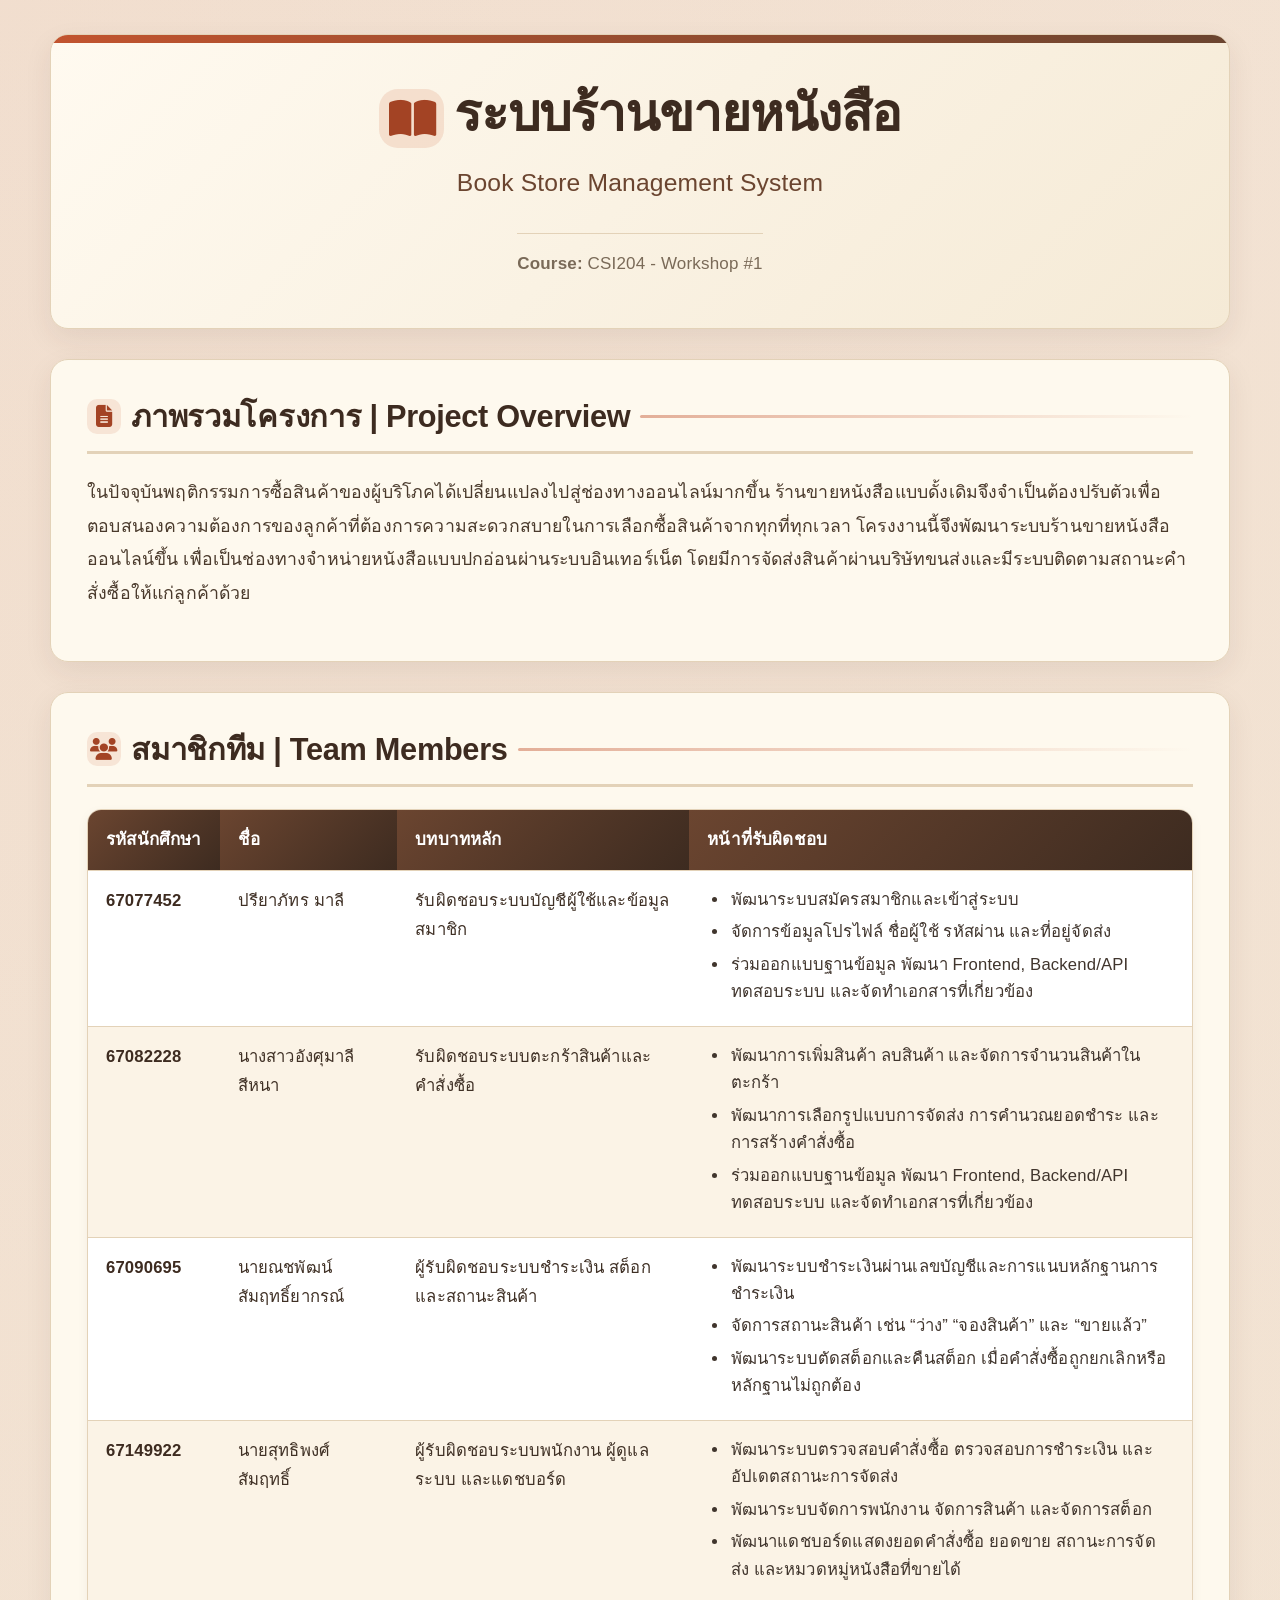
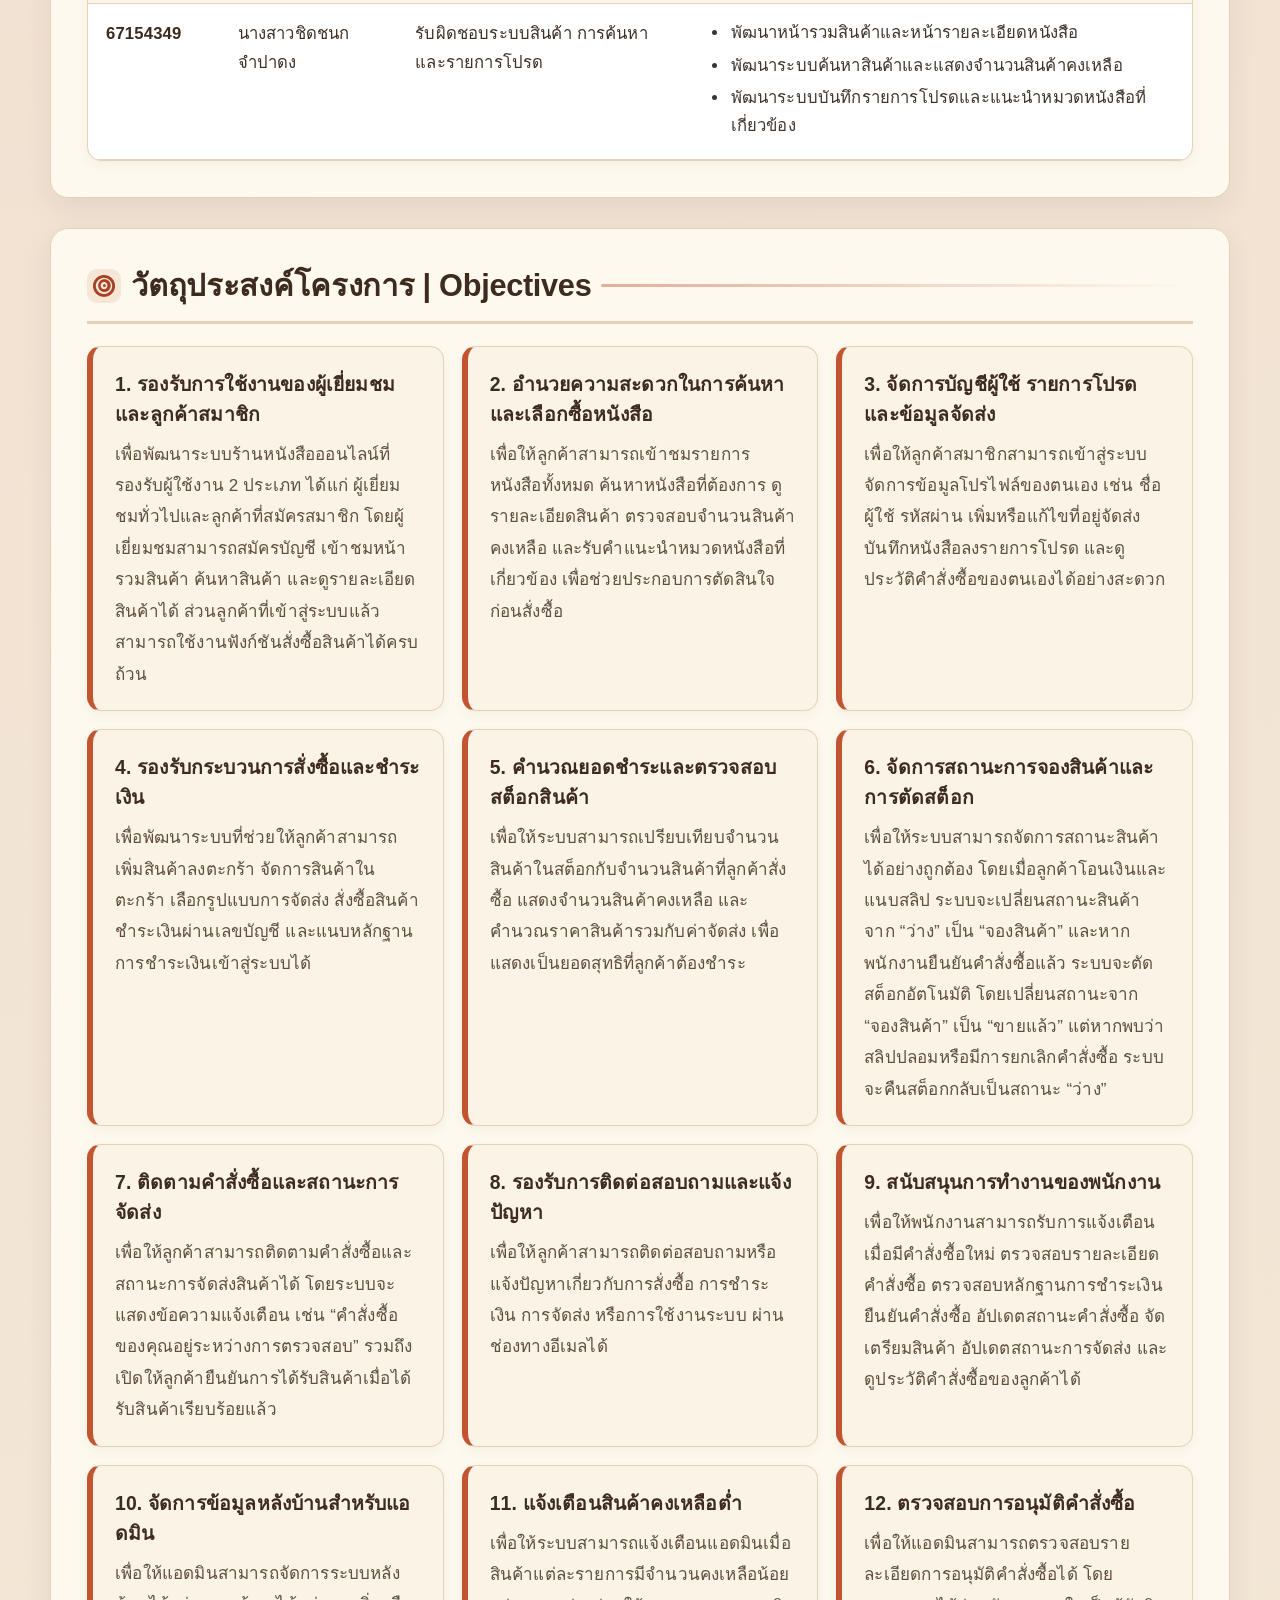
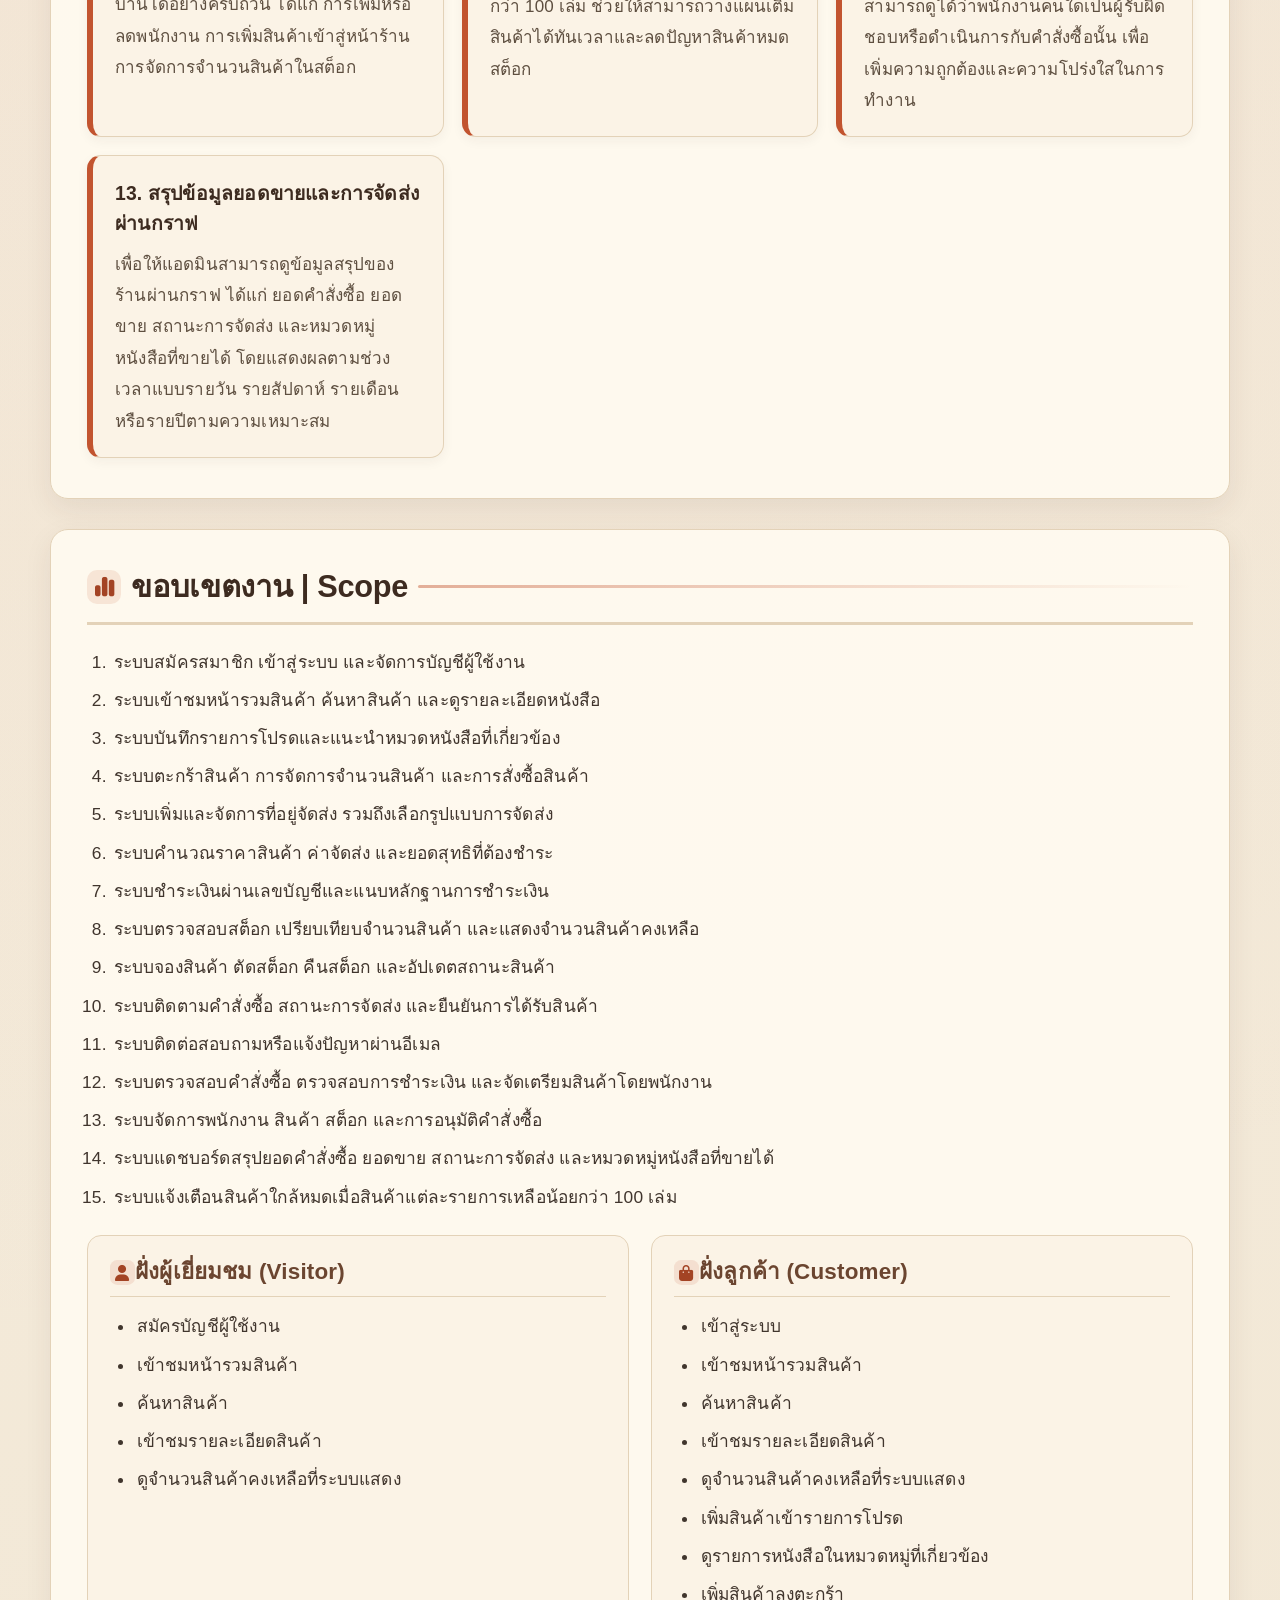
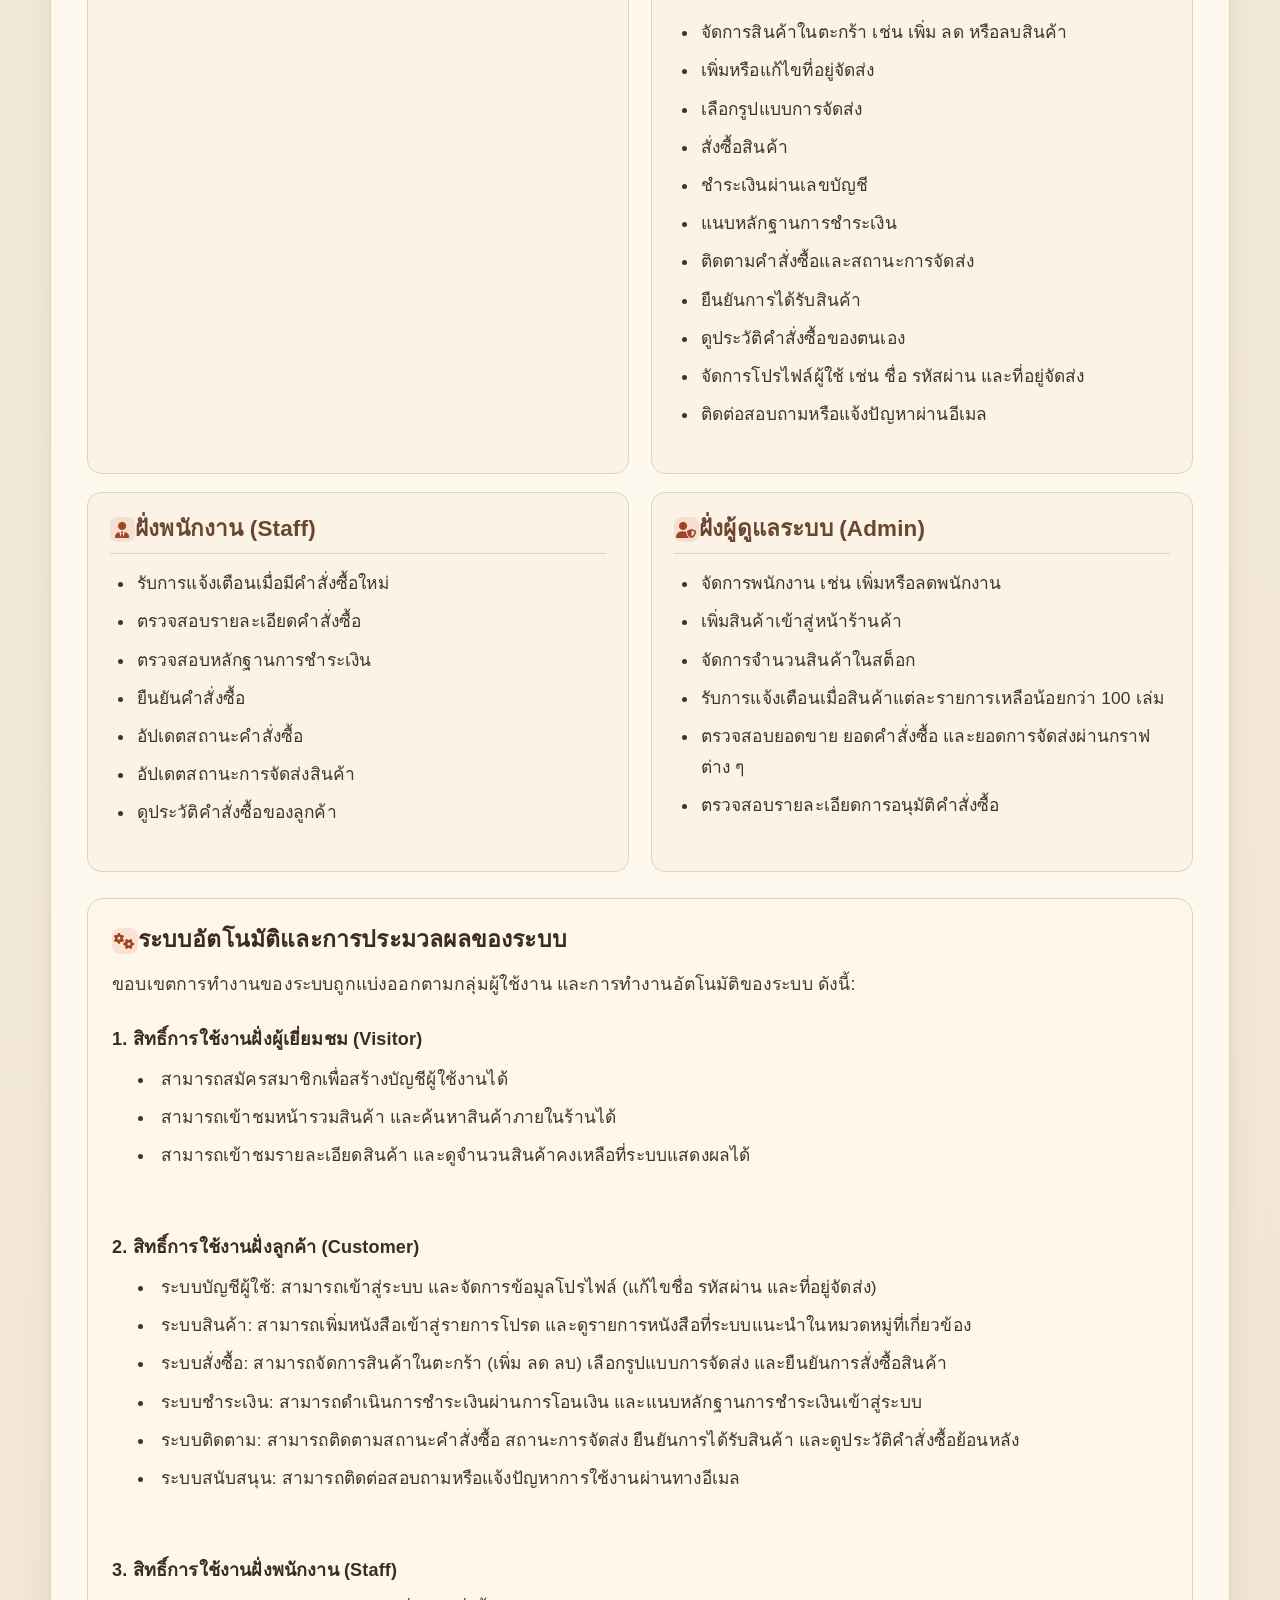
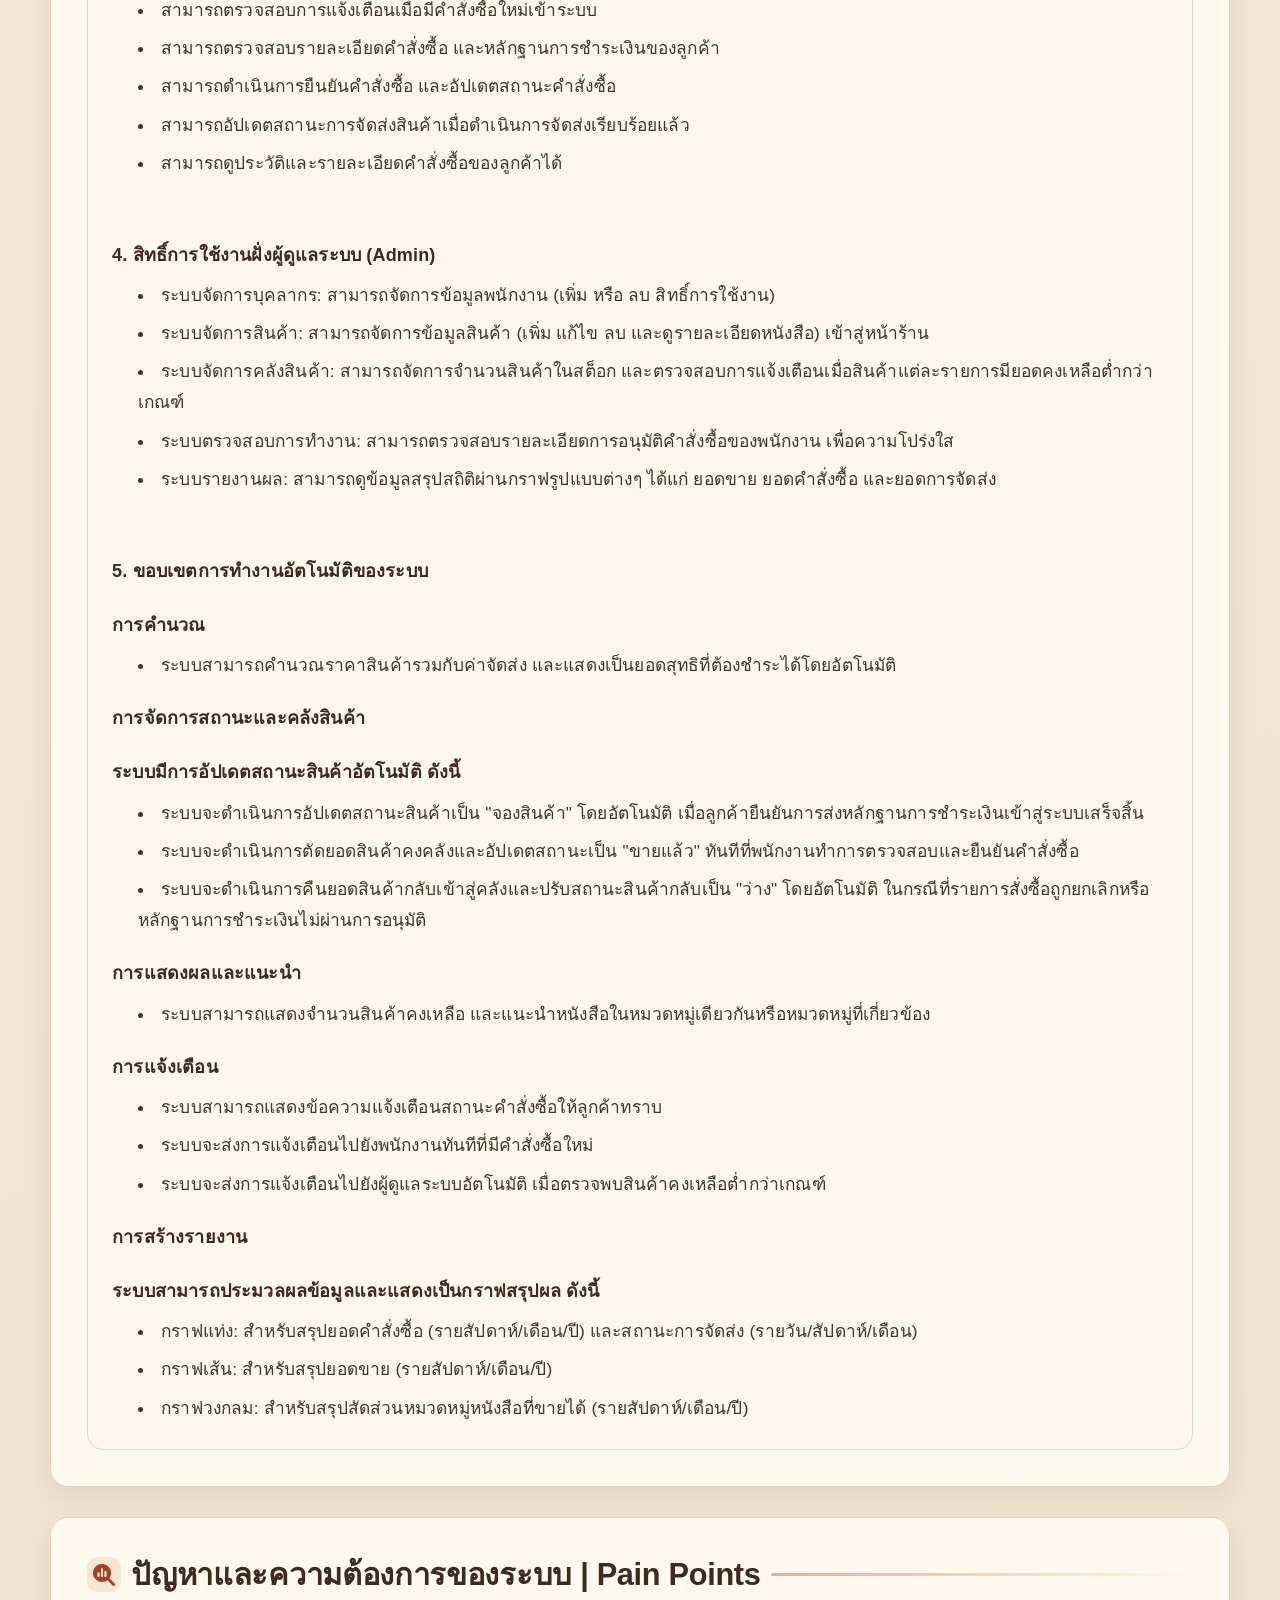
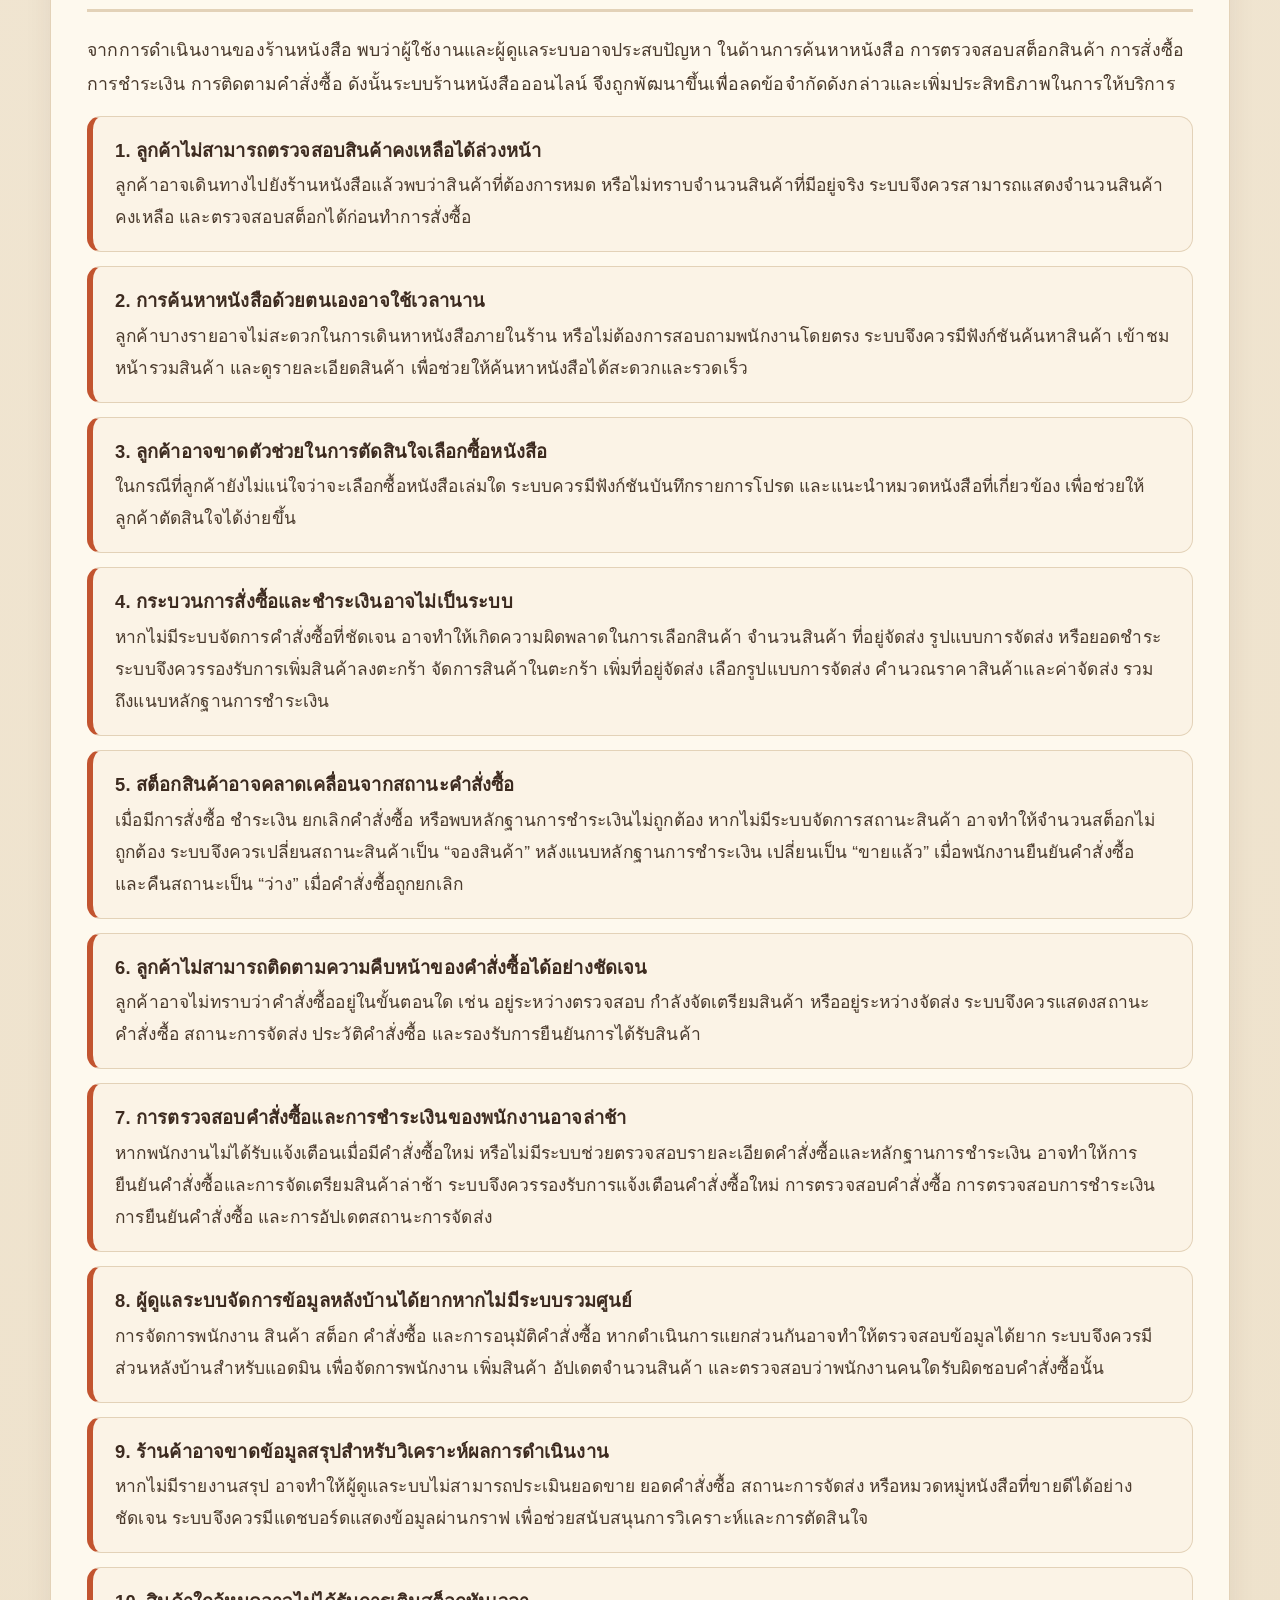
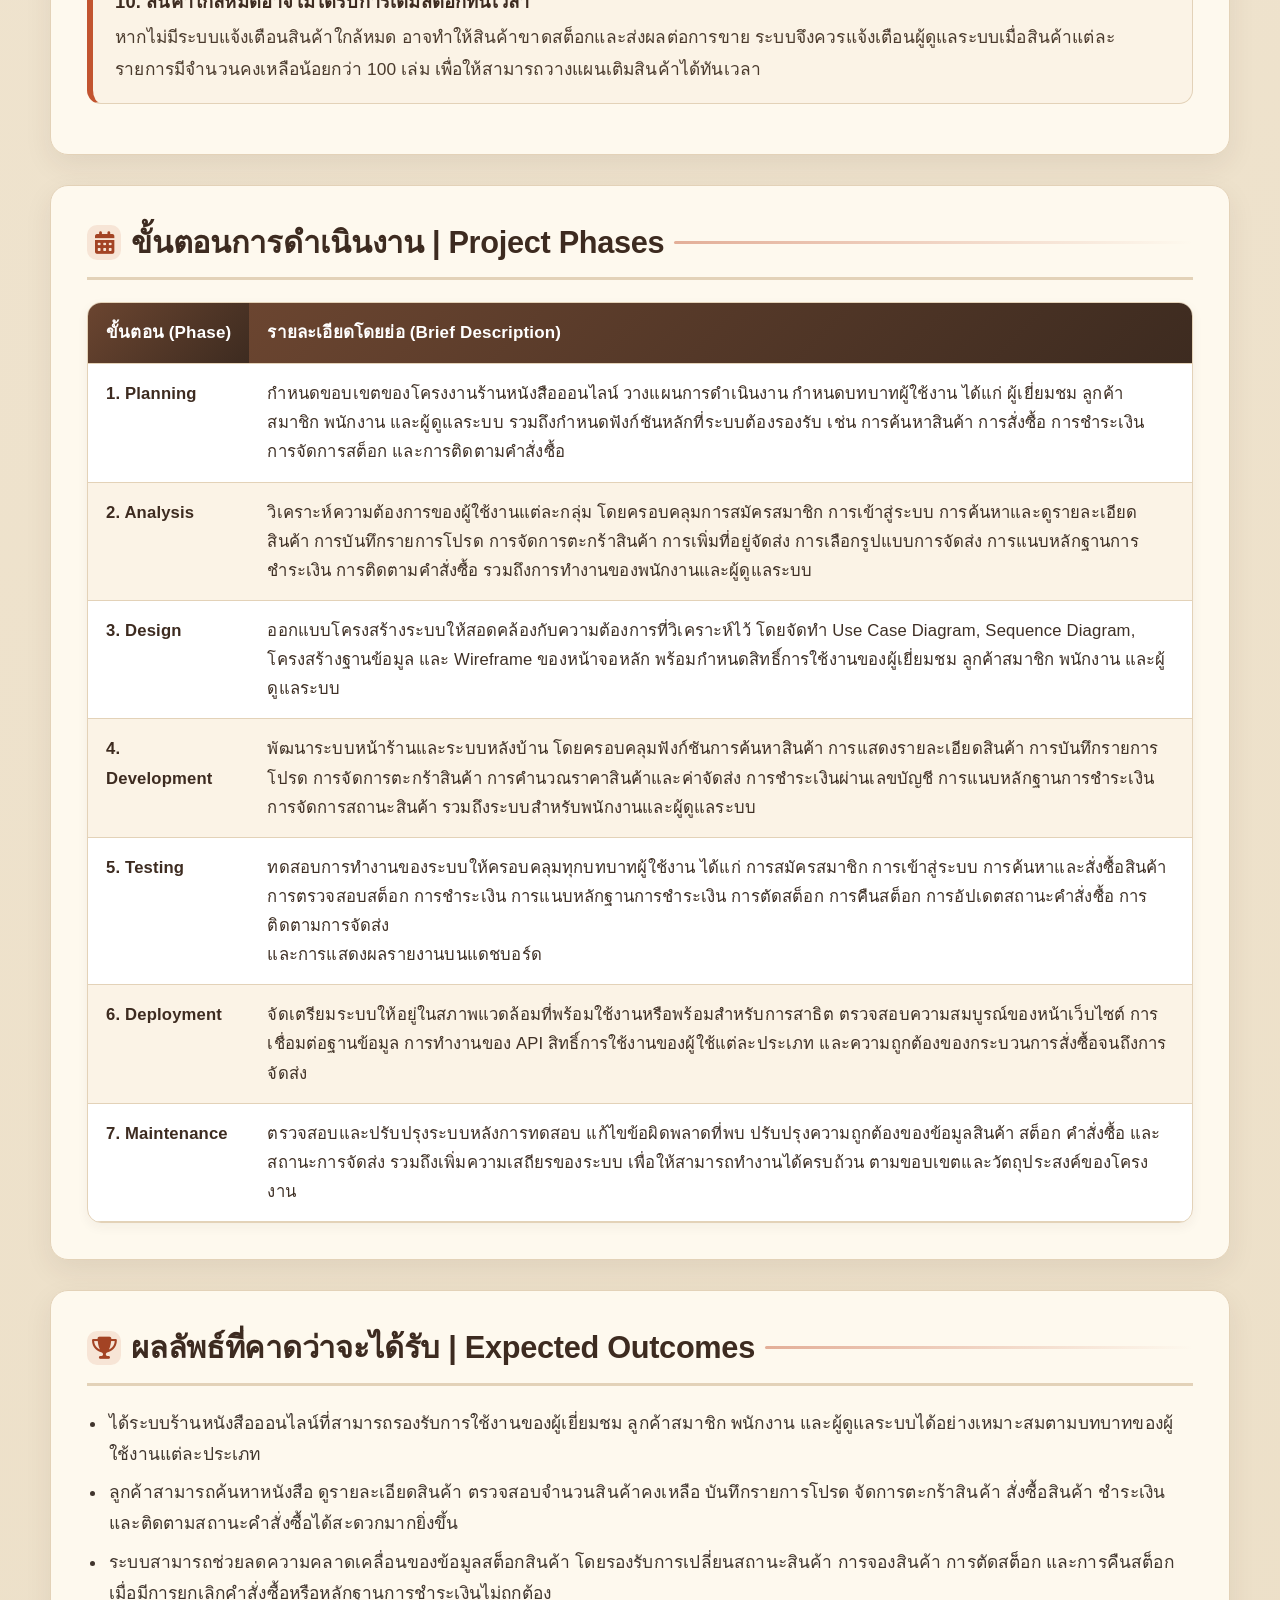
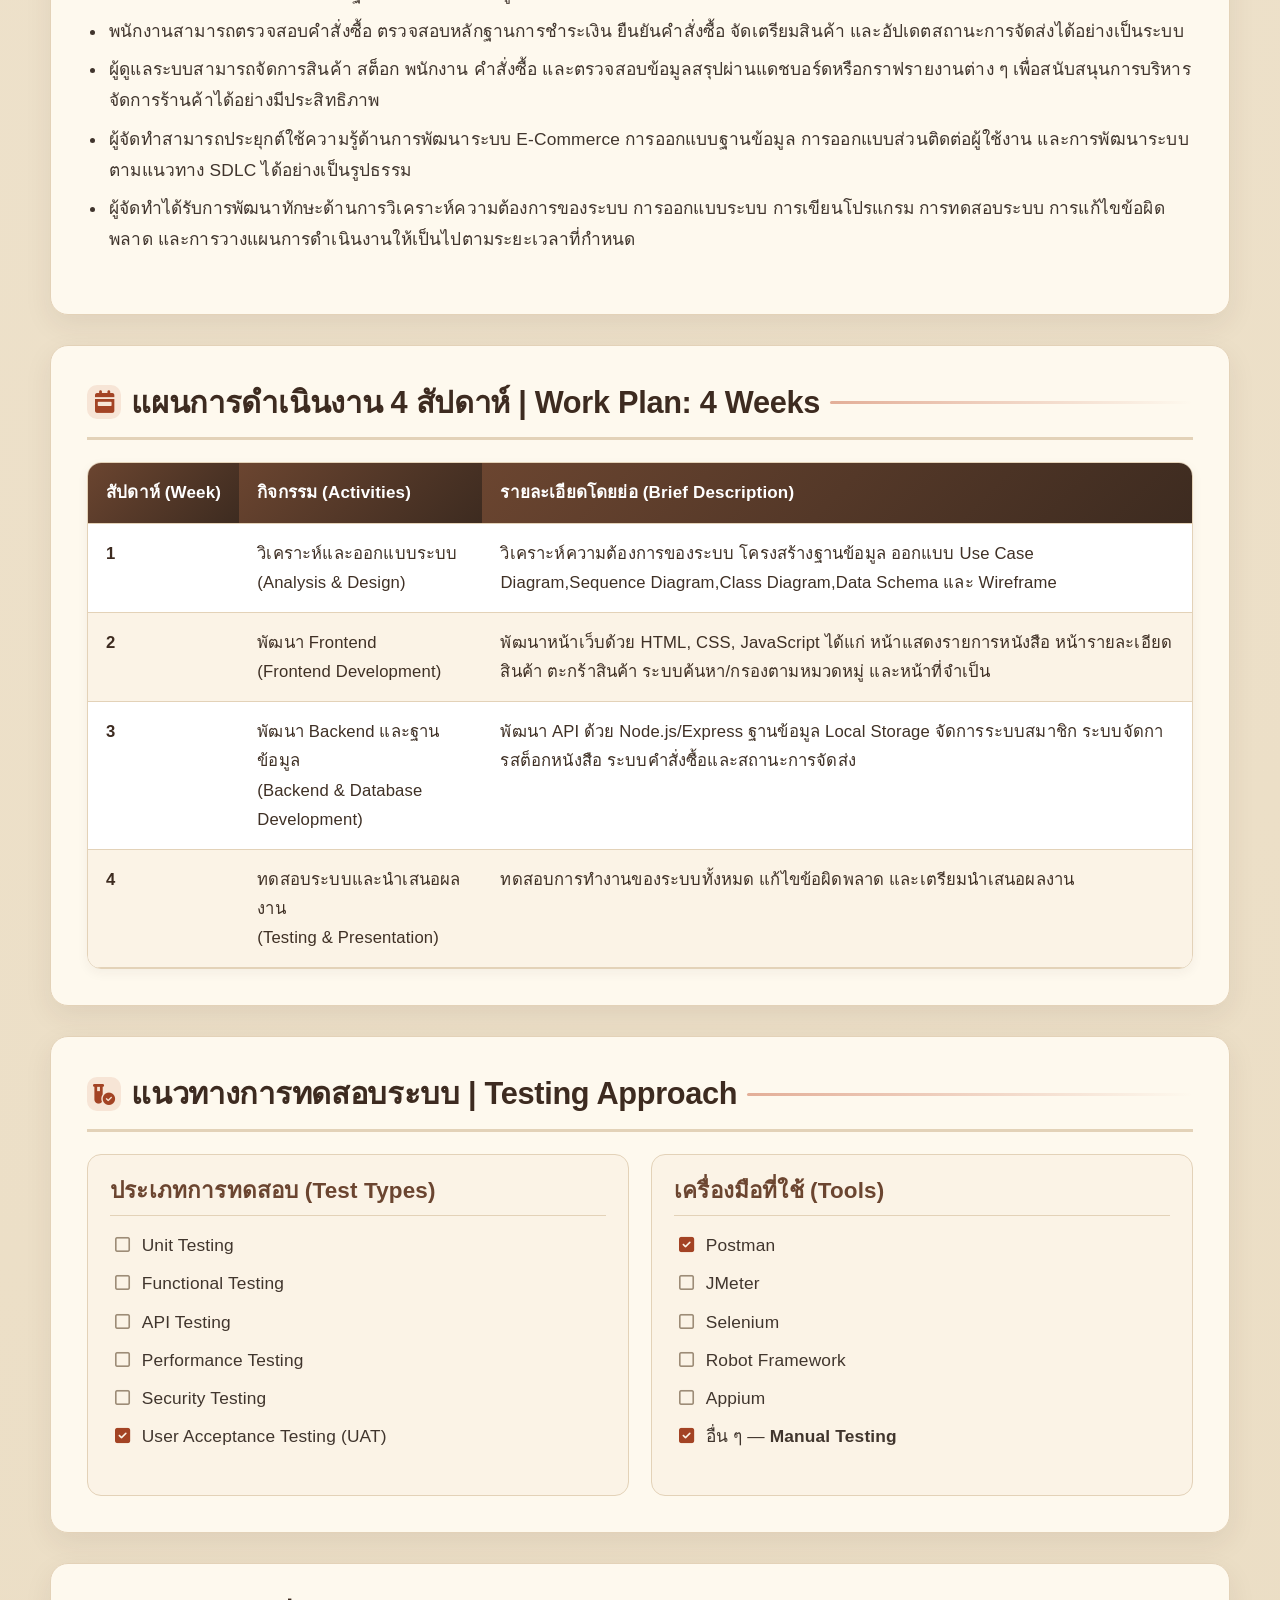
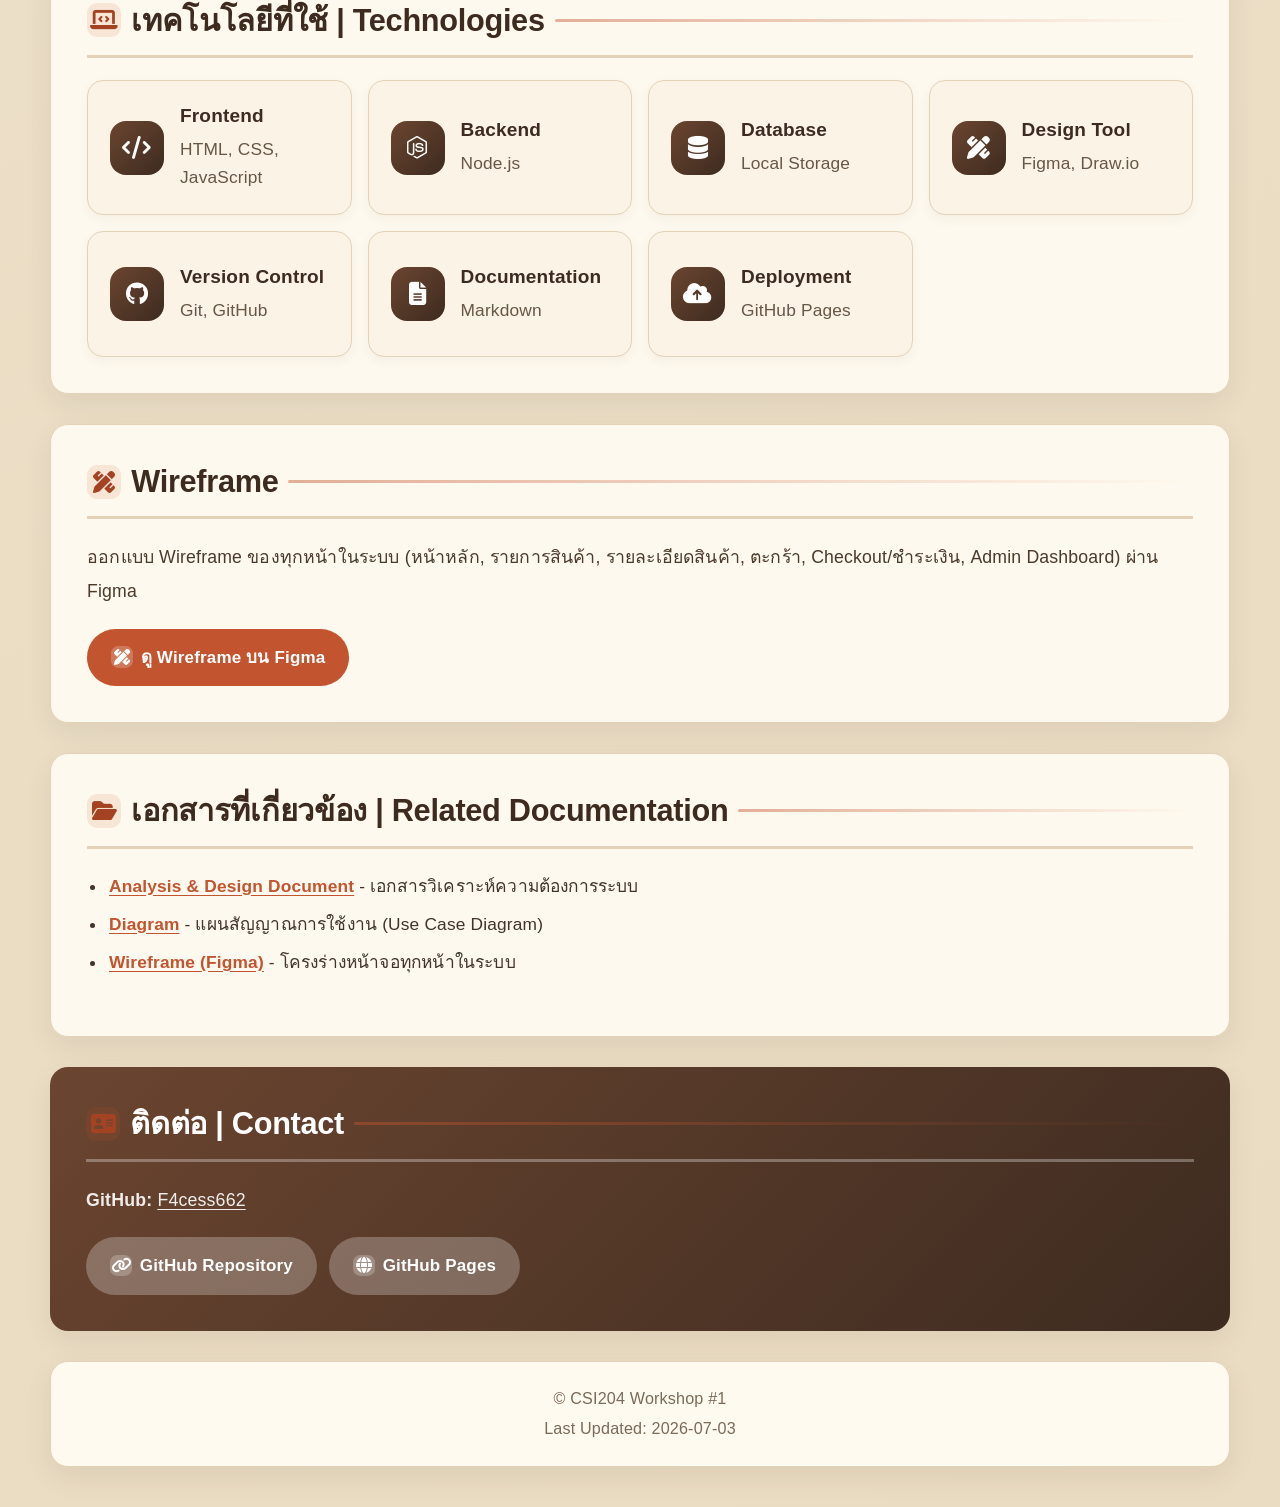
<file: index.html>
<!doctype html>
<html lang="th">
  <head>
    <meta charset="UTF-8" />
    <meta name="viewport" content="width=device-width, initial-scale=1.0" />
    <meta
      name="description"
      content="Book Store Management System - Workshop #1 Documentation"
    />
    <meta name="author" content="Priyaphat" />
    <title>Book Store Management System | Workshop #1</title>
    <link rel="stylesheet" href="https://cdnjs.cloudflare.com/ajax/libs/font-awesome/6.5.2/css/all.min.css" />
    <style>
      * {
        margin: 0;
        padding: 0;
        box-sizing: border-box;
      }

      :root {
        --brown-dark: #3d2b20;
        --brown-mid: #6b4530;
        --terracotta: #c2542f;
        --terracotta-dark: #a34324;
        --cream: #f6efe2;
        --cream-light: #fffaf0;
        --cream-panel: #fbf3e6;
        --border-soft: #e3d2b8;
        --text-main: #3f3025;
        --text-soft: #675747;
        --shadow-soft: 0 10px 28px rgba(61, 43, 32, 0.08);
        --section-gap: 30px;
      }

      html {
        scroll-behavior: smooth;
        font-size: 17px;
      }

      body {
        font-family: "Noto Sans Thai", "Segoe UI", Tahoma, Geneva, Verdana, sans-serif;
        line-height: 1.85;
        color: var(--text-main);
        background:
          radial-gradient(circle at top left, rgba(194, 84, 47, 0.11), transparent 32%),
          linear-gradient(160deg, #f7efe2 0%, #eadcc2 100%);
        min-height: 100vh;
        letter-spacing: 0.01em;
      }

      .container {
        width: min(1180px, calc(100% - 36px));
        margin: 0 auto;
        padding: 34px 0 40px;
      }

      header {
        position: relative;
        overflow: hidden;
        background: linear-gradient(135deg, #fffaf0 0%, #f5ead6 100%);
        border: 1px solid var(--border-soft);
        padding: 48px 28px;
        text-align: center;
        border-radius: 18px;
        box-shadow: var(--shadow-soft);
        margin-bottom: var(--section-gap);
      }

      header::before {
        content: "";
        position: absolute;
        inset: 0 0 auto 0;
        height: 8px;
        background: linear-gradient(90deg, var(--terracotta), var(--brown-mid));
      }

      header h1 {
        color: var(--brown-dark);
        font-size: clamp(2rem, 4vw, 3.15rem);
        line-height: 1.2;
        margin-bottom: 12px;
        font-weight: 800;
        letter-spacing: -0.02em;
      }

      header .subtitle {
        color: var(--brown-mid);
        font-size: clamp(1.15rem, 2vw, 1.45rem);
        font-weight: 500;
        margin-bottom: 16px;
      }

      header .course-info {
        display: inline-block;
        color: #7a6a58;
        font-size: 1rem;
        border-top: 1px solid var(--border-soft);
        padding-top: 14px;
        margin-top: 12px;
      }

      .content-section {
        background: rgba(255, 250, 240, 0.96);
        border: 1px solid var(--border-soft);
        padding: clamp(24px, 3vw, 36px);
        border-radius: 18px;
        margin-bottom: var(--section-gap);
        box-shadow: var(--shadow-soft);
      }

      .content-section h2 {
        display: flex;
        align-items: center;
        gap: 10px;
        color: var(--brown-dark);
        font-size: clamp(1.45rem, 2.4vw, 2rem);
        line-height: 1.35;
        margin-bottom: 22px;
        padding: 0 0 14px;
        border-bottom: 3px solid var(--border-soft);
        font-weight: 800;
        letter-spacing: -0.01em;
      }

      .content-section h2::after {
        content: "";
        flex: 1;
        height: 3px;
        min-width: 40px;
        border-radius: 999px;
        background: linear-gradient(90deg, rgba(194, 84, 47, 0.45), transparent);
      }

      .content-section h3 {
        color: var(--brown-mid);
        font-size: clamp(1.12rem, 1.8vw, 1.32rem);
        line-height: 1.45;
        margin-top: 24px;
        margin-bottom: 12px;
        font-weight: 750;
      }

      .content-section p {
        color: #4a3a2c;
        font-size: 1.04rem;
        line-height: 1.9;
        margin-bottom: 14px;
      }

      .content-section a {
        color: var(--terracotta-dark);
        text-underline-offset: 3px;
      }

      .doc-grid {
        display: grid;
        grid-template-columns: repeat(auto-fit, minmax(260px, 1fr));
        gap: 20px;
        margin-bottom: 20px;
      }

      .doc-card {
        background: linear-gradient(135deg, var(--brown-mid) 0%, var(--brown-dark) 100%);
        color: white;
        padding: 26px;
        border-radius: 14px;
        text-decoration: none;
        transition: transform 0.25s ease, box-shadow 0.25s ease;
        box-shadow: 0 8px 18px rgba(61, 43, 32, 0.18);
      }

      .doc-card:hover {
        transform: translateY(-5px);
        box-shadow: 0 12px 24px rgba(61, 43, 32, 0.24);
      }

      .doc-card h3 {
        font-size: 1.25rem;
        line-height: 1.4;
        margin-bottom: 10px;
        color: white;
        margin-top: 0;
      }

      .doc-card p {
        font-size: 1rem;
        opacity: 0.93;
        color: white;
        margin-bottom: 0;
      }

      .doc-card .icon {
        font-size: 2rem;
        margin-bottom: 10px;
      }

      .feature-list {
        display: grid;
        grid-template-columns: repeat(auto-fit, minmax(320px, 1fr));
        gap: 18px;
        margin: 22px 0 4px;
      }

      .feature-item {
        padding: 22px 22px 20px;
        background: var(--cream-panel);
        border: 1px solid var(--border-soft);
        border-left: 6px solid var(--terracotta);
        border-radius: 14px;
        box-shadow: 0 4px 12px rgba(61, 43, 32, 0.05);
      }

      .feature-item h3 {
        color: var(--brown-dark);
        font-size: 1.14rem;
        line-height: 1.55;
        margin-bottom: 10px;
        margin-top: 0;
      }

      .feature-item p {
        color: #5e4f40;
        font-size: 1rem;
        line-height: 1.85;
        margin-bottom: 0;
      }

      .scope-list,
      .content-section ol,
      .content-section ul {
        padding-left: 1.45rem;
        margin: 14px 0 22px;
      }

      .scope-list li,
      .content-section li,
      .two-col li,
      .team-responsibility li {
        color: #40352d;
        font-size: 1.02rem;
        line-height: 1.8;
        margin-bottom: 7px;
        padding-left: 2px;
      }

      .two-col {
        display: grid;
        grid-template-columns: repeat(auto-fit, minmax(310px, 1fr));
        gap: 22px;
        margin-top: 18px;
      }

      .two-col > div {
        background: var(--cream-panel);
        border: 1px solid var(--border-soft);
        border-radius: 14px;
        padding: 20px 22px;
      }

      .two-col h3 {
        margin-top: 0;
        padding-bottom: 8px;
        border-bottom: 1px solid var(--border-soft);
      }

      .pain-point {
        padding: 18px 22px;
        background: var(--cream-panel);
        border: 1px solid var(--border-soft);
        border-left: 6px solid var(--terracotta);
        border-radius: 14px;
        margin-bottom: 14px;
        color: #4a3a2c;
        font-size: 1.02rem;
        line-height: 1.85;
      }

      .pain-point strong {
        display: inline-block;
        color: var(--brown-dark);
        font-size: 1.08rem;
        line-height: 1.55;
        margin-bottom: 4px;
      }

      table.data-table {
        display: block;
        width: 100%;
        border-collapse: collapse;
        margin-top: 18px;
        border: 1px solid var(--border-soft);
        border-radius: 14px;
        overflow-x: auto;
        background: white;
        box-shadow: 0 4px 12px rgba(61, 43, 32, 0.05);
      }

      table.data-table thead,
      table.data-table tbody,
      table.data-table tr {
        width: 100%;
      }

      table.data-table th,
      table.data-table td {
        padding: 15px 18px;
        text-align: left;
        border-bottom: 1px solid var(--border-soft);
        vertical-align: top;
        font-size: 0.98rem;
        line-height: 1.75;
      }

      table.data-table th {
        background: linear-gradient(135deg, var(--brown-mid) 0%, var(--brown-dark) 100%);
        color: white;
        white-space: nowrap;
        font-weight: 750;
        font-size: 1rem;
      }

      table.data-table td:first-child {
        font-weight: 700;
        color: var(--brown-dark);
      }

      table.data-table tr:nth-child(even) td {
        background: #fbf3e6;
      }

      table.data-table tr:hover td {
        background: #f3e7d2;
      }

      table.data-table ul {
        margin: 0;
        padding-left: 1.25rem;
      }

      table.data-table li {
        font-size: 0.98rem;
        line-height: 1.65;
        margin-bottom: 5px;
      }

      .checklist {
        background: var(--cream-panel);
        padding: 22px;
        border-radius: 14px;
        margin-top: 20px;
        border: 1px solid var(--border-soft);
      }

      .checklist h3 {
        color: var(--brown-mid);
        margin-bottom: 15px;
      }

      .checklist ul {
        list-style: none;
        padding: 0;
        margin: 0;
      }

      .checklist li {
        padding: 9px 0;
        color: #555;
        border-bottom: 1px solid var(--border-soft);
      }

      .checklist li:before {
        content: "✓ ";
        color: var(--terracotta);
        font-weight: bold;
        margin-right: 10px;
      }

      .checklist li.pending:before {
        content: "○ ";
        color: #999;
      }

      .content-subsection {
        background: #fff7eb;
        border: 1px solid var(--border-soft);
        border-radius: 16px;
        padding: 24px 24px 18px;
        margin-top: 26px;
      }

      .content-subsection h3 {
        margin-top: 0;
        color: var(--brown-dark);
        font-size: 1.35rem;
      }

      .content-subsection > p {
        margin-top: 12px;
        margin-bottom: 8px;
      }

      .content-subsection > p:nth-of-type(n + 2) {
        color: var(--brown-dark);
        font-weight: 750;
        font-size: 1.06rem;
        padding-top: 8px;
      }

      .content-subsection > li {
        display: list-item;
        list-style-position: outside;
        margin-left: 1.4rem;
      }

      code,
      pre {
        background: #f4f4f4;
        border-radius: 6px;
        font-family: Consolas, Monaco, "Courier New", monospace;
      }

      pre {
        padding: 16px;
        overflow-x: auto;
        margin: 12px 0;
      }

      code {
        padding: 2px 6px;
      }

      footer {
        background: var(--cream-light);
        border: 1px solid var(--border-soft);
        text-align: center;
        padding: 22px;
        border-radius: 18px;
        color: #7a6a58;
        margin-top: 12px;
        font-size: 0.95rem;
        box-shadow: var(--shadow-soft);
      }

      .button-group {
        display: flex;
        gap: 12px;
        margin-top: 20px;
        flex-wrap: wrap;
      }

      .btn {
        display: inline-block;
        padding: 13px 24px;
        background: var(--terracotta);
        color: white !important;
        text-decoration: none;
        border-radius: 999px;
        transition: transform 0.2s ease, background 0.2s ease;
        border: none;
        cursor: pointer;
        font-size: 1rem;
        font-weight: 700;
      }

      .btn:hover {
        background: var(--terracotta-dark);
        transform: translateY(-2px);
      }

      .btn-secondary {
        background: var(--border-soft);
        color: var(--brown-dark) !important;
      }

      .btn-secondary:hover {
        background: #ddccae;
      }

      .team-intro {
        background: var(--cream-panel);
        border-left: 6px solid var(--terracotta);
        border-radius: 14px;
        padding: 18px 20px;
        margin-bottom: 22px;
        color: #4a3a2c;
      }

      .team-grid {
        display: grid;
        grid-template-columns: repeat(auto-fit, minmax(300px, 1fr));
        gap: 20px;
        margin-top: 18px;
      }

      .team-card {
        background: var(--cream-panel);
        border: 1px solid var(--border-soft);
        border-radius: 16px;
        padding: 22px;
        box-shadow: 0 4px 12px rgba(61, 43, 32, 0.08);
        transition: transform 0.25s ease, box-shadow 0.25s ease;
      }

      .team-card:hover {
        transform: translateY(-4px);
        box-shadow: 0 10px 22px rgba(61, 43, 32, 0.12);
      }

      .team-id {
        display: inline-block;
        font-size: 0.9rem;
        color: #7a6a58;
        background: var(--cream-light);
        border: 1px solid var(--border-soft);
        border-radius: 999px;
        padding: 4px 10px;
        margin-bottom: 10px;
      }

      .team-name {
        color: var(--brown-dark);
        font-size: 1.2rem;
        font-weight: 800;
        margin-bottom: 10px;
      }

      .team-role {
        color: white;
        background: linear-gradient(135deg, var(--terracotta) 0%, var(--terracotta-dark) 100%);
        border-radius: 999px;
        display: inline-block;
        font-size: 0.95rem;
        font-weight: 700;
        padding: 7px 13px;
        margin-bottom: 12px;
      }

      .team-responsibility {
        padding-left: 1.25rem;
        margin-top: 8px;
      }



      .title-icon,
      .inline-icon {
        display: inline-flex;
        align-items: center;
        justify-content: center;
        width: 1.55em;
        height: 1.55em;
        min-width: 1.55em;
        border-radius: 0.45em;
        background: rgba(194, 84, 47, 0.12);
        color: var(--terracotta-dark);
        font-size: 0.82em;
        line-height: 1;
      }

      header .title-icon {
        width: 1.4em;
        height: 1.4em;
        margin-right: 10px;
        vertical-align: -0.08em;
        background: rgba(194, 84, 47, 0.14);
      }

      .content-section h2 .title-icon,
      .content-subsection h3 .title-icon,
      .two-col h3 .title-icon {
        font-size: 0.72em;
      }

      .btn .inline-icon {
        width: 1.35em;
        height: 1.35em;
        min-width: 1.35em;
        margin-right: 8px;
        background: rgba(255, 255, 255, 0.22);
        color: inherit;
        font-size: 0.95em;
      }

      .check-icon,
      .empty-icon {
        display: inline-flex;
        align-items: center;
        justify-content: center;
        width: 1.25em;
        margin-right: 8px;
        color: var(--terracotta-dark);
      }

      .empty-icon {
        color: #9d8c77;
      }

      .tech-grid {
        display: grid;
        grid-template-columns: repeat(4, minmax(0, 1fr));
        gap: 16px;
        margin-top: 18px;
        width: 100%;
      }

      .tech-card {
        display: grid;
        grid-template-columns: auto 1fr;
        align-items: center;
        gap: 16px;
        min-height: 126px;
        height: 100%;
        padding: 22px;
        background: var(--cream-panel);
        border: 1px solid var(--border-soft);
        border-radius: 16px;
        box-shadow: 0 4px 12px rgba(61, 43, 32, 0.05);
      }

      .tech-card-icon {
        display: inline-flex;
        align-items: center;
        justify-content: center;
        width: 54px;
        height: 54px;
        border-radius: 16px;
        background: linear-gradient(135deg, var(--brown-mid), var(--brown-dark));
        color: #fff;
        font-size: 1.35rem;
      }

      .tech-card h3 {
        margin: 0 0 6px;
        padding: 0;
        border: 0;
        color: var(--brown-dark);
        font-size: 1.12rem;
        line-height: 1.35;
      }

      .tech-card p {
        margin: 0;
        color: var(--text-soft);
        font-size: 1.02rem;
        line-height: 1.65;
      }


      @media (max-width: 1080px) {
        .tech-grid {
          grid-template-columns: repeat(2, minmax(0, 1fr));
        }
      }

      @media (max-width: 768px) {
        html {
          font-size: 16px;
        }

        .container {
          width: min(100% - 24px, 1180px);
          padding: 22px 0 30px;
        }

        header {
          padding: 38px 18px 30px;
          border-radius: 14px;
        }

        .content-section {
          padding: 22px 18px;
          border-radius: 14px;
        }

        .content-section h2 {
          display: block;
          font-size: 1.45rem;
        }

        .content-section h2::after {
          display: block;
          width: 100%;
          margin-top: 10px;
        }

        .feature-list,
        .doc-grid,
        .two-col,
        .team-grid {
          grid-template-columns: 1fr;
        }

        .two-col > div {
          padding: 18px;
        }



        .tech-grid {
          grid-template-columns: 1fr;
        }

        .tech-card {
          min-height: auto;
          padding: 18px;
        }

        table.data-table th,
        table.data-table td {
          padding: 12px 14px;
          font-size: 0.94rem;
        }
      }

      @media print {
        body {
          background: white;
          color: #222;
        }

        .container {
          width: 100%;
          padding: 0;
        }

        header,
        .content-section,
        footer {
          box-shadow: none;
          break-inside: avoid;
        }

        .button-group {
          display: none;
        }
      }
    </style>
  </head>
  <body>
    <div class="container">
      <header>
        <h1><span class="title-icon"><i class="fa-solid fa-book-open"></i></span>ระบบร้านขายหนังสือ</h1>
        <div class="subtitle">Book Store Management System</div>
        <div class="course-info">
          <strong>Course:</strong> CSI204 - Workshop #1
        </div>
      </header>

      <div class="content-section">
        <h2><span class="title-icon"><i class="fa-solid fa-file-lines"></i></span>ภาพรวมโครงการ | Project Overview</h2>
        <p>
          ในปัจจุบันพฤติกรรมการซื้อสินค้าของผู้บริโภคได้เปลี่ยนแปลงไปสู่ช่องทางออนไลน์มากขึ้น
          ร้านขายหนังสือแบบดั้งเดิมจึงจำเป็นต้องปรับตัวเพื่อตอบสนองความต้องการของลูกค้าที่ต้องการความสะดวกสบายในการเลือกซื้อสินค้าจากทุกที่ทุกเวลา
          โครงงานนี้จึงพัฒนาระบบร้านขายหนังสือออนไลน์ขึ้น
          เพื่อเป็นช่องทางจำหน่ายหนังสือแบบปกอ่อนผ่านระบบอินเทอร์เน็ต
          โดยมีการจัดส่งสินค้าผ่านบริษัทขนส่งและมีระบบติดตามสถานะคำสั่งซื้อให้แก่ลูกค้าด้วย
        </p>
      </div>

      <div class="content-section">
  <h2><span class="title-icon"><i class="fa-solid fa-users"></i></span>สมาชิกทีม | Team Members</h2>

  <table class="data-table">
    <thead>
      <tr>
        <th>รหัสนักศึกษา</th>
        <th>ชื่อ</th>
        <th>บทบาทหลัก</th>
        <th>หน้าที่รับผิดชอบ</th>
      </tr>
    </thead>
    <tbody>
      <tr>
        <td>67077452</td>
        <td>ปรียาภัทร มาลี</td>
        <td>รับผิดชอบระบบบัญชีผู้ใช้และข้อมูลสมาชิก</td>
        <td>
          <ul>
            <li>พัฒนาระบบสมัครสมาชิกและเข้าสู่ระบบ</li>
            <li>จัดการข้อมูลโปรไฟล์ ชื่อผู้ใช้ รหัสผ่าน และที่อยู่จัดส่ง</li>
            <li>ร่วมออกแบบฐานข้อมูล พัฒนา Frontend, Backend/API ทดสอบระบบ และจัดทำเอกสารที่เกี่ยวข้อง</li>
          </ul>
        </td>
      </tr>

      <tr>
        <td>67082228</td>
        <td>นางสาวอังศุมาลี สีหนา</td>
        <td>รับผิดชอบระบบตะกร้าสินค้าและคำสั่งซื้อ</td>
        <td>
          <ul>
            <li>พัฒนาการเพิ่มสินค้า ลบสินค้า และจัดการจำนวนสินค้าในตะกร้า</li>
            <li>พัฒนาการเลือกรูปแบบการจัดส่ง การคำนวณยอดชำระ และการสร้างคำสั่งซื้อ</li>
            <li>ร่วมออกแบบฐานข้อมูล พัฒนา Frontend, Backend/API ทดสอบระบบ และจัดทำเอกสารที่เกี่ยวข้อง</li>
          </ul>
        </td>
      </tr>

      <tr>
        <td>67090695</td>
        <td>นายณชพัฒน์ สัมฤทธิ์ยากรณ์</td>
        <td>ผู้รับผิดชอบระบบชำระเงิน สต็อก และสถานะสินค้า</td>
        <td>
          <ul>
            <li>พัฒนาระบบชำระเงินผ่านเลขบัญชีและการแนบหลักฐานการชำระเงิน</li>
            <li>จัดการสถานะสินค้า เช่น “ว่าง” “จองสินค้า” และ “ขายแล้ว”</li>
            <li>พัฒนาระบบตัดสต็อกและคืนสต็อก เมื่อคำสั่งซื้อถูกยกเลิกหรือหลักฐานไม่ถูกต้อง</li>
          </ul>
        </td>
      </tr>

      <tr>
        <td>67149922</td>
        <td>นายสุทธิพงศ์ สัมฤทธิ์</td>
        <td>ผู้รับผิดชอบระบบพนักงาน ผู้ดูแลระบบ และแดชบอร์ด</td>
        <td>
          <ul>
            <li>พัฒนาระบบตรวจสอบคำสั่งซื้อ ตรวจสอบการชำระเงิน และอัปเดตสถานะการจัดส่ง</li>
            <li>พัฒนาระบบจัดการพนักงาน จัดการสินค้า และจัดการสต็อก</li>
            <li>พัฒนาแดชบอร์ดแสดงยอดคำสั่งซื้อ ยอดขาย สถานะการจัดส่ง และหมวดหมู่หนังสือที่ขายได้</li>
          </ul>
        </td>
      </tr>

      <tr>
        <td>67154349</td>
        <td>นางสาวชิดชนก จำปาดง</td>
        <td>รับผิดชอบระบบสินค้า การค้นหา และรายการโปรด</td>
        <td>
          <ul>
            <li>พัฒนาหน้ารวมสินค้าและหน้ารายละเอียดหนังสือ</li>
            <li>พัฒนาระบบค้นหาสินค้าและแสดงจำนวนสินค้าคงเหลือ</li>
            <li>พัฒนาระบบบันทึกรายการโปรดและแนะนำหมวดหนังสือที่เกี่ยวข้อง</li>
          </ul>
        </td>
      </tr>
    </tbody>
  </table>
</div>


      <div class="content-section">
        <h2><span class="title-icon"><i class="fa-solid fa-bullseye"></i></span>วัตถุประสงค์โครงการ | Objectives</h2>
        <div class="feature-list">
          <div class="feature-item">
            <h3>1. รองรับการใช้งานของผู้เยี่ยมชมและลูกค้าสมาชิก</h3>
            <p>
              เพื่อพัฒนาระบบร้านหนังสือออนไลน์ที่รองรับผู้ใช้งาน 2 ประเภท ได้แก่
              ผู้เยี่ยมชมทั่วไปและลูกค้าที่สมัครสมาชิก
              โดยผู้เยี่ยมชมสามารถสมัครบัญชี เข้าชมหน้ารวมสินค้า ค้นหาสินค้า
              และดูรายละเอียดสินค้าได้ ส่วนลูกค้าที่เข้าสู่ระบบแล้ว
              สามารถใช้งานฟังก์ชันสั่งซื้อสินค้าได้ครบถ้วน
            </p>
          </div>

          <div class="feature-item">
            <h3>2. อำนวยความสะดวกในการค้นหาและเลือกซื้อหนังสือ</h3>
            <p>
              เพื่อให้ลูกค้าสามารถเข้าชมรายการหนังสือทั้งหมด
              ค้นหาหนังสือที่ต้องการ ดูรายละเอียดสินค้า
              ตรวจสอบจำนวนสินค้าคงเหลือ และรับคำแนะนำหมวดหนังสือที่เกี่ยวข้อง
              เพื่อช่วยประกอบการตัดสินใจก่อนสั่งซื้อ
            </p>
          </div>

          <div class="feature-item">
            <h3>3. จัดการบัญชีผู้ใช้ รายการโปรด และข้อมูลจัดส่ง</h3>
            <p>
              เพื่อให้ลูกค้าสมาชิกสามารถเข้าสู่ระบบ จัดการข้อมูลโปรไฟล์ของตนเอง
              เช่น ชื่อผู้ใช้ รหัสผ่าน เพิ่มหรือแก้ไขที่อยู่จัดส่ง
              บันทึกหนังสือลงรายการโปรด
              และดูประวัติคำสั่งซื้อของตนเองได้อย่างสะดวก
            </p>
          </div>

          <div class="feature-item">
            <h3>4. รองรับกระบวนการสั่งซื้อและชำระเงิน</h3>
            <p>
              เพื่อพัฒนาระบบที่ช่วยให้ลูกค้าสามารถเพิ่มสินค้าลงตะกร้า
              จัดการสินค้าในตะกร้า เลือกรูปแบบการจัดส่ง สั่งซื้อสินค้า
              ชำระเงินผ่านเลขบัญชี และแนบหลักฐานการชำระเงินเข้าสู่ระบบได้
            </p>
          </div>

          <div class="feature-item">
            <h3>5. คำนวณยอดชำระและตรวจสอบสต็อกสินค้า</h3>
            <p>
              เพื่อให้ระบบสามารถเปรียบเทียบจำนวนสินค้าในสต็อกกับจำนวนสินค้าที่ลูกค้าสั่งซื้อ
              แสดงจำนวนสินค้าคงเหลือ และคำนวณราคาสินค้ารวมกับค่าจัดส่ง
              เพื่อแสดงเป็นยอดสุทธิที่ลูกค้าต้องชำระ
            </p>
          </div>

          <div class="feature-item">
            <h3>6. จัดการสถานะการจองสินค้าและการตัดสต็อก</h3>
            <p>
              เพื่อให้ระบบสามารถจัดการสถานะสินค้าได้อย่างถูกต้อง
              โดยเมื่อลูกค้าโอนเงินและแนบสลิป ระบบจะเปลี่ยนสถานะสินค้าจาก “ว่าง”
              เป็น “จองสินค้า” และหากพนักงานยืนยันคำสั่งซื้อแล้ว
              ระบบจะตัดสต็อกอัตโนมัติ โดยเปลี่ยนสถานะจาก “จองสินค้า” เป็น
              “ขายแล้ว” แต่หากพบว่าสลิปปลอมหรือมีการยกเลิกคำสั่งซื้อ
              ระบบจะคืนสต็อกกลับเป็นสถานะ “ว่าง”
            </p>
          </div>

          <div class="feature-item">
            <h3>7. ติดตามคำสั่งซื้อและสถานะการจัดส่ง</h3>
            <p>
              เพื่อให้ลูกค้าสามารถติดตามคำสั่งซื้อและสถานะการจัดส่งสินค้าได้
              โดยระบบจะแสดงข้อความแจ้งเตือน เช่น
              “คำสั่งซื้อของคุณอยู่ระหว่างการตรวจสอบ”
              รวมถึงเปิดให้ลูกค้ายืนยันการได้รับสินค้าเมื่อได้รับสินค้าเรียบร้อยแล้ว
            </p>
          </div>

          <div class="feature-item">
            <h3>8. รองรับการติดต่อสอบถามและแจ้งปัญหา</h3>
            <p>
              เพื่อให้ลูกค้าสามารถติดต่อสอบถามหรือแจ้งปัญหาเกี่ยวกับการสั่งซื้อ
              การชำระเงิน การจัดส่ง หรือการใช้งานระบบ ผ่านช่องทางอีเมลได้
            </p>
          </div>

          <div class="feature-item">
            <h3>9. สนับสนุนการทำงานของพนักงาน</h3>
            <p>
              เพื่อให้พนักงานสามารถรับการแจ้งเตือนเมื่อมีคำสั่งซื้อใหม่
              ตรวจสอบรายละเอียดคำสั่งซื้อ ตรวจสอบหลักฐานการชำระเงิน
              ยืนยันคำสั่งซื้อ อัปเดตสถานะคำสั่งซื้อ จัดเตรียมสินค้า
              อัปเดตสถานะการจัดส่ง และดูประวัติคำสั่งซื้อของลูกค้าได้
            </p>
          </div>

          <div class="feature-item">
            <h3>10. จัดการข้อมูลหลังบ้านสำหรับแอดมิน</h3>
            <p>
              เพื่อให้แอดมินสามารถจัดการระบบหลังบ้านได้อย่างครบถ้วน ได้แก่
              การเพิ่มหรือลดพนักงาน การเพิ่มสินค้าเข้าสู่หน้าร้าน
              การจัดการจำนวนสินค้าในสต็อก
            </p>
          </div>

          <div class="feature-item">
            <h3>11. แจ้งเตือนสินค้าคงเหลือต่ำ</h3>
            <p>
              เพื่อให้ระบบสามารถแจ้งเตือนแอดมินเมื่อสินค้าแต่ละรายการมีจำนวนคงเหลือน้อยกว่า
              100 เล่ม
              ช่วยให้สามารถวางแผนเติมสินค้าได้ทันเวลาและลดปัญหาสินค้าหมดสต็อก
            </p>
          </div>
          <div class="feature-item">
            <h3>12. ตรวจสอบการอนุมัติคำสั่งซื้อ</h3>
            <p>
              เพื่อให้แอดมินสามารถตรวจสอบรายละเอียดการอนุมัติคำสั่งซื้อได้
              โดยสามารถดูได้ว่าพนักงานคนใดเป็นผู้รับผิดชอบหรือดำเนินการกับคำสั่งซื้อนั้น
              เพื่อเพิ่มความถูกต้องและความโปร่งใสในการทำงาน
            </p>
          </div>

          <div class="feature-item">
            <h3>13. สรุปข้อมูลยอดขายและการจัดส่งผ่านกราฟ</h3>
            <p>
              เพื่อให้แอดมินสามารถดูข้อมูลสรุปของร้านผ่านกราฟ ได้แก่
              ยอดคำสั่งซื้อ ยอดขาย สถานะการจัดส่ง และหมวดหมู่หนังสือที่ขายได้
              โดยแสดงผลตามช่วงเวลาแบบรายวัน รายสัปดาห์ รายเดือน
              หรือรายปีตามความเหมาะสม
            </p>
          </div>
        </div>
      </div>

      <div class="content-section">
        <h2><span class="title-icon"><i class="fa-solid fa-chart-simple"></i></span>ขอบเขตงาน | Scope</h2>

        <ol class="scope-list">
          <li>ระบบสมัครสมาชิก เข้าสู่ระบบ และจัดการบัญชีผู้ใช้งาน</li>
          <li>ระบบเข้าชมหน้ารวมสินค้า ค้นหาสินค้า และดูรายละเอียดหนังสือ</li>
          <li>ระบบบันทึกรายการโปรดและแนะนำหมวดหนังสือที่เกี่ยวข้อง</li>
          <li>ระบบตะกร้าสินค้า การจัดการจำนวนสินค้า และการสั่งซื้อสินค้า</li>
          <li>ระบบเพิ่มและจัดการที่อยู่จัดส่ง รวมถึงเลือกรูปแบบการจัดส่ง</li>
          <li>ระบบคำนวณราคาสินค้า ค่าจัดส่ง และยอดสุทธิที่ต้องชำระ</li>
          <li>ระบบชำระเงินผ่านเลขบัญชีและแนบหลักฐานการชำระเงิน</li>
          <li>
            ระบบตรวจสอบสต็อก เปรียบเทียบจำนวนสินค้า และแสดงจำนวนสินค้าคงเหลือ
          </li>
          <li>ระบบจองสินค้า ตัดสต็อก คืนสต็อก และอัปเดตสถานะสินค้า</li>
          <li>ระบบติดตามคำสั่งซื้อ สถานะการจัดส่ง และยืนยันการได้รับสินค้า</li>
          <li>ระบบติดต่อสอบถามหรือแจ้งปัญหาผ่านอีเมล</li>
          <li>
            ระบบตรวจสอบคำสั่งซื้อ ตรวจสอบการชำระเงิน
            และจัดเตรียมสินค้าโดยพนักงาน
          </li>
          <li>ระบบจัดการพนักงาน สินค้า สต็อก และการอนุมัติคำสั่งซื้อ</li>
          <li>
            ระบบแดชบอร์ดสรุปยอดคำสั่งซื้อ ยอดขาย สถานะการจัดส่ง
            และหมวดหมู่หนังสือที่ขายได้
          </li>
          <li>
            ระบบแจ้งเตือนสินค้าใกล้หมดเมื่อสินค้าแต่ละรายการเหลือน้อยกว่า 100
            เล่ม
          </li>
        </ol>

        <div class="two-col">
          <div>
            <h3><span class="title-icon"><i class="fa-solid fa-user"></i></span>ฝั่งผู้เยี่ยมชม (Visitor)</h3>
            <ul>
              <li>สมัครบัญชีผู้ใช้งาน</li>
              <li>เข้าชมหน้ารวมสินค้า</li>
              <li>ค้นหาสินค้า</li>
              <li>เข้าชมรายละเอียดสินค้า</li>
              <li>ดูจำนวนสินค้าคงเหลือที่ระบบแสดง</li>
            </ul>
          </div>

          <div>
            <h3><span class="title-icon"><i class="fa-solid fa-bag-shopping"></i></span>ฝั่งลูกค้า (Customer)</h3>
            <ul>
              <li>เข้าสู่ระบบ</li>
              <li>เข้าชมหน้ารวมสินค้า</li>
              <li>ค้นหาสินค้า</li>
              <li>เข้าชมรายละเอียดสินค้า</li>
              <li>ดูจำนวนสินค้าคงเหลือที่ระบบแสดง</li>
              <li>เพิ่มสินค้าเข้ารายการโปรด</li>
              <li>ดูรายการหนังสือในหมวดหมู่ที่เกี่ยวข้อง</li>
              <li>เพิ่มสินค้าลงตะกร้า</li>
              <li>จัดการสินค้าในตะกร้า เช่น เพิ่ม ลด หรือลบสินค้า</li>
              <li>เพิ่มหรือแก้ไขที่อยู่จัดส่ง</li>
              <li>เลือกรูปแบบการจัดส่ง</li>
              <li>สั่งซื้อสินค้า</li>
              <li>ชำระเงินผ่านเลขบัญชี</li>
              <li>แนบหลักฐานการชำระเงิน</li>
              <li>ติดตามคำสั่งซื้อและสถานะการจัดส่ง</li>
              <li>ยืนยันการได้รับสินค้า</li>
              <li>ดูประวัติคำสั่งซื้อของตนเอง</li>
              <li>จัดการโปรไฟล์ผู้ใช้ เช่น ชื่อ รหัสผ่าน และที่อยู่จัดส่ง</li>
              <li>ติดต่อสอบถามหรือแจ้งปัญหาผ่านอีเมล</li>
            </ul>
          </div>
        </div>

        <div class="two-col">
          <div>
            <h3><span class="title-icon"><i class="fa-solid fa-user-tie"></i></span>ฝั่งพนักงาน (Staff)</h3>
            <ul>
              <li>รับการแจ้งเตือนเมื่อมีคำสั่งซื้อใหม่</li>
              <li>ตรวจสอบรายละเอียดคำสั่งซื้อ</li>
              <li>ตรวจสอบหลักฐานการชำระเงิน</li>
              <li>ยืนยันคำสั่งซื้อ</li>
              <li>อัปเดตสถานะคำสั่งซื้อ</li>
              <li>อัปเดตสถานะการจัดส่งสินค้า</li>
              <li>ดูประวัติคำสั่งซื้อของลูกค้า</li>
            </ul>
          </div>

          <div>
            <h3><span class="title-icon"><i class="fa-solid fa-user-shield"></i></span>ฝั่งผู้ดูแลระบบ (Admin)</h3>
            <ul>
              <li>จัดการพนักงาน เช่น เพิ่มหรือลดพนักงาน</li>
              <li>เพิ่มสินค้าเข้าสู่หน้าร้านค้า</li>
              <li>จัดการจำนวนสินค้าในสต็อก</li>

              <li>
                รับการแจ้งเตือนเมื่อสินค้าแต่ละรายการเหลือน้อยกว่า 100 เล่ม
              </li>
              <li>ตรวจสอบยอดขาย ยอดคำสั่งซื้อ และยอดการจัดส่งผ่านกราฟต่าง ๆ</li>
              <li>ตรวจสอบรายละเอียดการอนุมัติคำสั่งซื้อ</li>
            </ul>
          </div>
        </div>

        <div class="content-subsection">
          <h3><span class="title-icon"><i class="fa-solid fa-gears"></i></span>ระบบอัตโนมัติและการประมวลผลของระบบ</h3>
          <p>
            ขอบเขตการทำงานของระบบถูกแบ่งออกตามกลุ่มผู้ใช้งาน และการทำงานอัตโนมัติของระบบ ดังนี้:
          </p>
<p>1. สิทธิ์การใช้งานฝั่งผู้เยี่ยมชม (Visitor)</p>
 <li>สามารถสมัครสมาชิกเพื่อสร้างบัญชีผู้ใช้งานได้</li>
 <li>สามารถเข้าชมหน้ารวมสินค้า และค้นหาสินค้าภายในร้านได้</li>
 <li>สามารถเข้าชมรายละเอียดสินค้า และดูจำนวนสินค้าคงเหลือที่ระบบแสดงผลได้</li>
<br>

<p>2. สิทธิ์การใช้งานฝั่งลูกค้า (Customer)</p>
 <li>ระบบบัญชีผู้ใช้: สามารถเข้าสู่ระบบ และจัดการข้อมูลโปรไฟล์ (แก้ไขชื่อ รหัสผ่าน และที่อยู่จัดส่ง)</li>
 <li>ระบบสินค้า: สามารถเพิ่มหนังสือเข้าสู่รายการโปรด และดูรายการหนังสือที่ระบบแนะนำในหมวดหมู่ที่เกี่ยวข้อง</li>
 <li>ระบบสั่งซื้อ: สามารถจัดการสินค้าในตะกร้า (เพิ่ม ลด ลบ) เลือกรูปแบบการจัดส่ง และยืนยันการสั่งซื้อสินค้า</li>
 <li>ระบบชำระเงิน: สามารถดำเนินการชำระเงินผ่านการโอนเงิน และแนบหลักฐานการชำระเงินเข้าสู่ระบบ</li>
 <li>ระบบติดตาม: สามารถติดตามสถานะคำสั่งซื้อ สถานะการจัดส่ง ยืนยันการได้รับสินค้า และดูประวัติคำสั่งซื้อย้อนหลัง</li>
 <li>ระบบสนับสนุน: สามารถติดต่อสอบถามหรือแจ้งปัญหาการใช้งานผ่านทางอีเมล</li>
<br>

<p>3. สิทธิ์การใช้งานฝั่งพนักงาน (Staff)</p>
 <li>สามารถตรวจสอบการแจ้งเตือนเมื่อมีคำสั่งซื้อใหม่เข้าระบบ</li>
 <li>สามารถตรวจสอบรายละเอียดคำสั่งซื้อ และหลักฐานการชำระเงินของลูกค้า</li>
 <li>สามารถดำเนินการยืนยันคำสั่งซื้อ และอัปเดตสถานะคำสั่งซื้อ</li>
 <li>สามารถอัปเดตสถานะการจัดส่งสินค้าเมื่อดำเนินการจัดส่งเรียบร้อยแล้ว</li>
 <li>สามารถดูประวัติและรายละเอียดคำสั่งซื้อของลูกค้าได้</li>
<br>

<p>4. สิทธิ์การใช้งานฝั่งผู้ดูแลระบบ (Admin)</p>
 <li>ระบบจัดการบุคลากร: สามารถจัดการข้อมูลพนักงาน (เพิ่ม หรือ ลบ สิทธิ์การใช้งาน)</li>
 <li>ระบบจัดการสินค้า: สามารถจัดการข้อมูลสินค้า (เพิ่ม แก้ไข ลบ และดูรายละเอียดหนังสือ) เข้าสู่หน้าร้าน</li>
 <li>ระบบจัดการคลังสินค้า: สามารถจัดการจำนวนสินค้าในสต็อก และตรวจสอบการแจ้งเตือนเมื่อสินค้าแต่ละรายการมียอดคงเหลือต่ำกว่าเกณฑ์</li>
 <li>ระบบตรวจสอบการทำงาน: สามารถตรวจสอบรายละเอียดการอนุมัติคำสั่งซื้อของพนักงาน เพื่อความโปร่งใส</li>
 <li>ระบบรายงานผล: สามารถดูข้อมูลสรุปสถิติผ่านกราฟรูปแบบต่างๆ ได้แก่ ยอดขาย ยอดคำสั่งซื้อ และยอดการจัดส่ง</li>

 <br>
<p>5. ขอบเขตการทำงานอัตโนมัติของระบบ</p>

 <p>การคำนวณ</p>
 <li>ระบบสามารถคำนวณราคาสินค้ารวมกับค่าจัดส่ง และแสดงเป็นยอดสุทธิที่ต้องชำระได้โดยอัตโนมัติ</li>


<p>การจัดการสถานะและคลังสินค้า</p>
 <p>ระบบมีการอัปเดตสถานะสินค้าอัตโนมัติ ดังนี้</p>
 <li>ระบบจะดำเนินการอัปเดตสถานะสินค้าเป็น "จองสินค้า" โดยอัตโนมัติ เมื่อลูกค้ายืนยันการส่งหลักฐานการชำระเงินเข้าสู่ระบบเสร็จสิ้น</li>
 <li>ระบบจะดำเนินการตัดยอดสินค้าคงคลังและอัปเดตสถานะเป็น "ขายแล้ว" ทันทีที่พนักงานทำการตรวจสอบและยืนยันคำสั่งซื้อ</li>
 <li>ระบบจะดำเนินการคืนยอดสินค้ากลับเข้าสู่คลังและปรับสถานะสินค้ากลับเป็น "ว่าง" โดยอัตโนมัติ ในกรณีที่รายการสั่งซื้อถูกยกเลิกหรือหลักฐานการชำระเงินไม่ผ่านการอนุมัติ</li>

<p>การแสดงผลและแนะนำ</p>
<li>ระบบสามารถแสดงจำนวนสินค้าคงเหลือ และแนะนำหนังสือในหมวดหมู่เดียวกันหรือหมวดหมู่ที่เกี่ยวข้อง</li>

<p>การแจ้งเตือน</p>
<li>ระบบสามารถแสดงข้อความแจ้งเตือนสถานะคำสั่งซื้อให้ลูกค้าทราบ</li>
<li>ระบบจะส่งการแจ้งเตือนไปยังพนักงานทันทีที่มีคำสั่งซื้อใหม่</li>
<li>ระบบจะส่งการแจ้งเตือนไปยังผู้ดูแลระบบอัตโนมัติ เมื่อตรวจพบสินค้าคงเหลือต่ำกว่าเกณฑ์</li>

<p>การสร้างรายงาน</p>
<p>ระบบสามารถประมวลผลข้อมูลและแสดงเป็นกราฟสรุปผล ดังนี้</p>

<li>กราฟแท่ง: สำหรับสรุปยอดคำสั่งซื้อ (รายสัปดาห์/เดือน/ปี) และสถานะการจัดส่ง (รายวัน/สัปดาห์/เดือน)</li>
<li>กราฟเส้น: สำหรับสรุปยอดขาย (รายสัปดาห์/เดือน/ปี)</li>
<li>กราฟวงกลม: สำหรับสรุปสัดส่วนหมวดหมู่หนังสือที่ขายได้ (รายสัปดาห์/เดือน/ปี)</li>
          </ul>
        </div>
      </div>

      <div class="content-section">
        <h2><span class="title-icon"><i class="fa-solid fa-magnifying-glass-chart"></i></span>ปัญหาและความต้องการของระบบ | Pain Points</h2>

        <p>
          จากการดำเนินงานของร้านหนังสือ
          พบว่าผู้ใช้งานและผู้ดูแลระบบอาจประสบปัญหา ในด้านการค้นหาหนังสือ
          การตรวจสอบสต็อกสินค้า การสั่งซื้อ การชำระเงิน การติดตามคำสั่งซื้อ
          ดังนั้นระบบร้านหนังสือออนไลน์
          จึงถูกพัฒนาขึ้นเพื่อลดข้อจำกัดดังกล่าวและเพิ่มประสิทธิภาพในการให้บริการ
        </p>

        <div class="pain-point">
          <strong>1. ลูกค้าไม่สามารถตรวจสอบสินค้าคงเหลือได้ล่วงหน้า</strong
          ><br />
          ลูกค้าอาจเดินทางไปยังร้านหนังสือแล้วพบว่าสินค้าที่ต้องการหมด
          หรือไม่ทราบจำนวนสินค้าที่มีอยู่จริง
          ระบบจึงควรสามารถแสดงจำนวนสินค้าคงเหลือ
          และตรวจสอบสต็อกได้ก่อนทำการสั่งซื้อ
        </div>

        <div class="pain-point">
          <strong>2. การค้นหาหนังสือด้วยตนเองอาจใช้เวลานาน</strong><br />
          ลูกค้าบางรายอาจไม่สะดวกในการเดินหาหนังสือภายในร้าน
          หรือไม่ต้องการสอบถามพนักงานโดยตรง ระบบจึงควรมีฟังก์ชันค้นหาสินค้า
          เข้าชมหน้ารวมสินค้า และดูรายละเอียดสินค้า
          เพื่อช่วยให้ค้นหาหนังสือได้สะดวกและรวดเร็ว
        </div>

        <div class="pain-point">
          <strong>3. ลูกค้าอาจขาดตัวช่วยในการตัดสินใจเลือกซื้อหนังสือ</strong
          ><br />
          ในกรณีที่ลูกค้ายังไม่แน่ใจว่าจะเลือกซื้อหนังสือเล่มใด
          ระบบควรมีฟังก์ชันบันทึกรายการโปรด และแนะนำหมวดหนังสือที่เกี่ยวข้อง
          เพื่อช่วยให้ลูกค้าตัดสินใจได้ง่ายขึ้น
        </div>

        <div class="pain-point">
          <strong>4. กระบวนการสั่งซื้อและชำระเงินอาจไม่เป็นระบบ</strong><br />
          หากไม่มีระบบจัดการคำสั่งซื้อที่ชัดเจน
          อาจทำให้เกิดความผิดพลาดในการเลือกสินค้า จำนวนสินค้า ที่อยู่จัดส่ง
          รูปแบบการจัดส่ง หรือยอดชำระ ระบบจึงควรรองรับการเพิ่มสินค้าลงตะกร้า
          จัดการสินค้าในตะกร้า เพิ่มที่อยู่จัดส่ง เลือกรูปแบบการจัดส่ง
          คำนวณราคาสินค้าและค่าจัดส่ง รวมถึงแนบหลักฐานการชำระเงิน
        </div>

        <div class="pain-point">
          <strong>5. สต็อกสินค้าอาจคลาดเคลื่อนจากสถานะคำสั่งซื้อ</strong><br />
          เมื่อมีการสั่งซื้อ ชำระเงิน ยกเลิกคำสั่งซื้อ
          หรือพบหลักฐานการชำระเงินไม่ถูกต้อง หากไม่มีระบบจัดการสถานะสินค้า
          อาจทำให้จำนวนสต็อกไม่ถูกต้อง ระบบจึงควรเปลี่ยนสถานะสินค้าเป็น
          “จองสินค้า” หลังแนบหลักฐานการชำระเงิน เปลี่ยนเป็น “ขายแล้ว”
          เมื่อพนักงานยืนยันคำสั่งซื้อ และคืนสถานะเป็น “ว่าง”
          เมื่อคำสั่งซื้อถูกยกเลิก
        </div>

        <div class="pain-point">
          <strong
            >6.
            ลูกค้าไม่สามารถติดตามความคืบหน้าของคำสั่งซื้อได้อย่างชัดเจน</strong
          ><br />
          ลูกค้าอาจไม่ทราบว่าคำสั่งซื้ออยู่ในขั้นตอนใด เช่น อยู่ระหว่างตรวจสอบ
          กำลังจัดเตรียมสินค้า หรืออยู่ระหว่างจัดส่ง
          ระบบจึงควรแสดงสถานะคำสั่งซื้อ สถานะการจัดส่ง ประวัติคำสั่งซื้อ
          และรองรับการยืนยันการได้รับสินค้า
        </div>

        <div class="pain-point">
          <strong
            >7. การตรวจสอบคำสั่งซื้อและการชำระเงินของพนักงานอาจล่าช้า</strong
          ><br />
          หากพนักงานไม่ได้รับแจ้งเตือนเมื่อมีคำสั่งซื้อใหม่
          หรือไม่มีระบบช่วยตรวจสอบรายละเอียดคำสั่งซื้อและหลักฐานการชำระเงิน
          อาจทำให้การยืนยันคำสั่งซื้อและการจัดเตรียมสินค้าล่าช้า
          ระบบจึงควรรองรับการแจ้งเตือนคำสั่งซื้อใหม่ การตรวจสอบคำสั่งซื้อ
          การตรวจสอบการชำระเงิน การยืนยันคำสั่งซื้อ และการอัปเดตสถานะการจัดส่ง
        </div>

        <div class="pain-point">
          <strong
            >8.
            ผู้ดูแลระบบจัดการข้อมูลหลังบ้านได้ยากหากไม่มีระบบรวมศูนย์</strong
          ><br />
          การจัดการพนักงาน สินค้า สต็อก คำสั่งซื้อ และการอนุมัติคำสั่งซื้อ
          หากดำเนินการแยกส่วนกันอาจทำให้ตรวจสอบข้อมูลได้ยาก
          ระบบจึงควรมีส่วนหลังบ้านสำหรับแอดมิน เพื่อจัดการพนักงาน เพิ่มสินค้า
          อัปเดตจำนวนสินค้า และตรวจสอบว่าพนักงานคนใดรับผิดชอบคำสั่งซื้อนั้น
        </div>

        <div class="pain-point">
          <strong
            >9. ร้านค้าอาจขาดข้อมูลสรุปสำหรับวิเคราะห์ผลการดำเนินงาน</strong
          ><br />
          หากไม่มีรายงานสรุป อาจทำให้ผู้ดูแลระบบไม่สามารถประเมินยอดขาย
          ยอดคำสั่งซื้อ สถานะการจัดส่ง หรือหมวดหมู่หนังสือที่ขายดีได้อย่างชัดเจน
          ระบบจึงควรมีแดชบอร์ดแสดงข้อมูลผ่านกราฟ
          เพื่อช่วยสนับสนุนการวิเคราะห์และการตัดสินใจ
        </div>

        <div class="pain-point">
          <strong>10. สินค้าใกล้หมดอาจไม่ได้รับการเติมสต็อกทันเวลา</strong
          ><br />
          หากไม่มีระบบแจ้งเตือนสินค้าใกล้หมด
          อาจทำให้สินค้าขาดสต็อกและส่งผลต่อการขาย
          ระบบจึงควรแจ้งเตือนผู้ดูแลระบบเมื่อสินค้าแต่ละรายการมีจำนวนคงเหลือน้อยกว่า
          100 เล่ม เพื่อให้สามารถวางแผนเติมสินค้าได้ทันเวลา
        </div>
      </div>

      <div class="content-section">
        <h2><span class="title-icon"><i class="fa-solid fa-calendar-days"></i></span>ขั้นตอนการดำเนินงาน | Project Phases</h2>
        <table class="data-table">
          <thead>
            <tr>
              <th>ขั้นตอน (Phase)</th>
              <th>รายละเอียดโดยย่อ (Brief Description)</th>
            </tr>
          </thead>
          <tbody>
            <tr>
              <td>1. Planning</td>
              <td>
                กำหนดขอบเขตของโครงงานร้านหนังสือออนไลน์ วางแผนการดำเนินงาน
                กำหนดบทบาทผู้ใช้งาน ได้แก่ ผู้เยี่ยมชม ลูกค้าสมาชิก พนักงาน
                และผู้ดูแลระบบ รวมถึงกำหนดฟังก์ชันหลักที่ระบบต้องรองรับ เช่น
                การค้นหาสินค้า การสั่งซื้อ การชำระเงิน การจัดการสต็อก
                และการติดตามคำสั่งซื้อ
              </td>
            </tr>

            <tr>
              <td>2. Analysis</td>
              <td>
                วิเคราะห์ความต้องการของผู้ใช้งานแต่ละกลุ่ม
                โดยครอบคลุมการสมัครสมาชิก การเข้าสู่ระบบ
                การค้นหาและดูรายละเอียดสินค้า การบันทึกรายการโปรด
                การจัดการตะกร้าสินค้า การเพิ่มที่อยู่จัดส่ง
                การเลือกรูปแบบการจัดส่ง การแนบหลักฐานการชำระเงิน
                การติดตามคำสั่งซื้อ รวมถึงการทำงานของพนักงานและผู้ดูแลระบบ
              </td>
            </tr>

            <tr>
              <td>3. Design</td>
              <td>
                ออกแบบโครงสร้างระบบให้สอดคล้องกับความต้องการที่วิเคราะห์ไว้
                โดยจัดทำ Use Case Diagram, Sequence Diagram, โครงสร้างฐานข้อมูล
                และ Wireframe ของหน้าจอหลัก
                พร้อมกำหนดสิทธิ์การใช้งานของผู้เยี่ยมชม ลูกค้าสมาชิก พนักงาน
                และผู้ดูแลระบบ
              </td>
            </tr>

            <tr>
              <td>4. Development</td>
              <td>
                พัฒนาระบบหน้าร้านและระบบหลังบ้าน
                โดยครอบคลุมฟังก์ชันการค้นหาสินค้า การแสดงรายละเอียดสินค้า
                การบันทึกรายการโปรด การจัดการตะกร้าสินค้า
                การคำนวณราคาสินค้าและค่าจัดส่ง การชำระเงินผ่านเลขบัญชี
                การแนบหลักฐานการชำระเงิน การจัดการสถานะสินค้า
                รวมถึงระบบสำหรับพนักงานและผู้ดูแลระบบ
              </td>
            </tr>

            <tr>
              <td>5. Testing</td>
              <td>
                ทดสอบการทำงานของระบบให้ครอบคลุมทุกบทบาทผู้ใช้งาน ได้แก่
                การสมัครสมาชิก การเข้าสู่ระบบ การค้นหาและสั่งซื้อสินค้า
                <br>
                การตรวจสอบสต็อก การชำระเงิน การแนบหลักฐานการชำระเงิน การตัดสต็อก
                การคืนสต็อก การอัปเดตสถานะคำสั่งซื้อ การติดตามการจัดส่ง<br>
                และการแสดงผลรายงานบนแดชบอร์ด
              </td>
            </tr>

            <tr>
              <td>6. Deployment</td>
              <td>
                จัดเตรียมระบบให้อยู่ในสภาพแวดล้อมที่พร้อมใช้งานหรือพร้อมสำหรับการสาธิต
                ตรวจสอบความสมบูรณ์ของหน้าเว็บไซต์ การเชื่อมต่อฐานข้อมูล
                การทำงานของ API สิทธิ์การใช้งานของผู้ใช้แต่ละประเภท
                และความถูกต้องของกระบวนการสั่งซื้อจนถึงการจัดส่ง
              </td>
            </tr>

            <tr>
              <td>7. Maintenance</td>
              <td>
                ตรวจสอบและปรับปรุงระบบหลังการทดสอบ แก้ไขข้อผิดพลาดที่พบ
                ปรับปรุงความถูกต้องของข้อมูลสินค้า สต็อก คำสั่งซื้อ
                และสถานะการจัดส่ง รวมถึงเพิ่มความเสถียรของระบบ
                เพื่อให้สามารถทำงานได้ครบถ้วน ตามขอบเขตและวัตถุประสงค์ของโครงงาน
              </td>
            </tr>
          </tbody>
        </table>
      </div>

      <div class="content-section">
    <h2><span class="title-icon"><i class="fa-solid fa-trophy"></i></span>ผลลัพธ์ที่คาดว่าจะได้รับ | Expected Outcomes</h2>
    <ul style="padding-left: 20px">
        <li>
            ได้ระบบร้านหนังสือออนไลน์ที่สามารถรองรับการใช้งานของผู้เยี่ยมชม ลูกค้าสมาชิก
            พนักงาน และผู้ดูแลระบบได้อย่างเหมาะสมตามบทบาทของผู้ใช้งานแต่ละประเภท
        </li>
        <li>
            ลูกค้าสามารถค้นหาหนังสือ ดูรายละเอียดสินค้า ตรวจสอบจำนวนสินค้าคงเหลือ
            บันทึกรายการโปรด จัดการตะกร้าสินค้า สั่งซื้อสินค้า ชำระเงิน
            และติดตามสถานะคำสั่งซื้อได้สะดวกมากยิ่งขึ้น
        </li>
        <li>
            ระบบสามารถช่วยลดความคลาดเคลื่อนของข้อมูลสต็อกสินค้า
            โดยรองรับการเปลี่ยนสถานะสินค้า การจองสินค้า การตัดสต็อก
            และการคืนสต็อกเมื่อมีการยกเลิกคำสั่งซื้อหรือหลักฐานการชำระเงินไม่ถูกต้อง
        </li>
        <li>
            พนักงานสามารถตรวจสอบคำสั่งซื้อ ตรวจสอบหลักฐานการชำระเงิน
            ยืนยันคำสั่งซื้อ จัดเตรียมสินค้า และอัปเดตสถานะการจัดส่งได้อย่างเป็นระบบ
        </li>
        <li>
            ผู้ดูแลระบบสามารถจัดการสินค้า สต็อก พนักงาน คำสั่งซื้อ
            และตรวจสอบข้อมูลสรุปผ่านแดชบอร์ดหรือกราฟรายงานต่าง ๆ
            เพื่อสนับสนุนการบริหารจัดการร้านค้าได้อย่างมีประสิทธิภาพ
        </li>
        <li>
            ผู้จัดทำสามารถประยุกต์ใช้ความรู้ด้านการพัฒนาระบบ E-Commerce
            การออกแบบฐานข้อมูล การออกแบบส่วนติดต่อผู้ใช้งาน และการพัฒนาระบบตามแนวทาง SDLC
            ได้อย่างเป็นรูปธรรม
        </li>
        <li>
            ผู้จัดทำได้รับการพัฒนาทักษะด้านการวิเคราะห์ความต้องการของระบบ
            การออกแบบระบบ การเขียนโปรแกรม การทดสอบระบบ การแก้ไขข้อผิดพลาด
            และการวางแผนการดำเนินงานให้เป็นไปตามระยะเวลาที่กำหนด
        </li>
    </ul>
</div>

      <div class="content-section">
        <h2><span class="title-icon"><i class="fa-solid fa-calendar-week"></i></span>แผนการดำเนินงาน 4 สัปดาห์ | Work Plan: 4 Weeks</h2>
        <table class="data-table">
          <thead>
            <tr>
              <th>สัปดาห์ (Week)</th>
              <th>กิจกรรม (Activities)</th>
              <th>รายละเอียดโดยย่อ (Brief Description)</th>
            </tr>
          </thead>
          <tbody>
            <tr>
              <td>1</td>
              <td>วิเคราะห์และออกแบบระบบ<br />(Analysis &amp; Design)</td>
              <td>
                วิเคราะห์ความต้องการของระบบ โครงสร้างฐานข้อมูล ออกแบบ Use Case
                Diagram,Sequence Diagram,Class Diagram,Data Schema และ Wireframe
              </td>
            </tr>
            <tr>
              <td>2</td>
              <td>พัฒนา Frontend<br />(Frontend Development)</td>
              <td>
                พัฒนาหน้าเว็บด้วย HTML, CSS, JavaScript ได้แก่
                หน้าแสดงรายการหนังสือ หน้ารายละเอียดสินค้า ตะกร้าสินค้า
                ระบบค้นหา/กรองตามหมวดหมู่ และหน้าที่จำเป็น
              </td>
            </tr>
            <tr>
              <td>3</td>
              <td>
                พัฒนา Backend และฐานข้อมูล<br />(Backend &amp; Database
                Development)
              </td>
              <td>
                พัฒนา API ด้วย Node.js/Express ฐานข้อมูล Local Storage
                จัดการระบบสมาชิก ระบบจัดการสต็อกหนังสือ
                ระบบคำสั่งซื้อและสถานะการจัดส่ง
              </td>
            </tr>
            <tr>
              <td>4</td>
              <td>ทดสอบระบบและนำเสนอผลงาน<br />(Testing &amp; Presentation)</td>
              <td>
                ทดสอบการทำงานของระบบทั้งหมด แก้ไขข้อผิดพลาด และเตรียมนำเสนอผลงาน
              </td>
            </tr>
          </tbody>
        </table>
      </div>

      <div class="content-section">
        <h2><span class="title-icon"><i class="fa-solid fa-vial-circle-check"></i></span>แนวทางการทดสอบระบบ | Testing Approach</h2>
        <div class="two-col">
          <div>
            <h3>ประเภทการทดสอบ (Test Types)</h3>
            <ul style="list-style: none; padding-left: 0">
              <li><span class="empty-icon"><i class="fa-regular fa-square"></i></span>Unit Testing</li>
              <li><span class="empty-icon"><i class="fa-regular fa-square"></i></span>Functional Testing</li>
              <li><span class="empty-icon"><i class="fa-regular fa-square"></i></span>API Testing</li>
              <li><span class="empty-icon"><i class="fa-regular fa-square"></i></span>Performance Testing</li>
              <li><span class="empty-icon"><i class="fa-regular fa-square"></i></span>Security Testing</li>
              <li><span class="check-icon"><i class="fa-solid fa-square-check"></i></span>User Acceptance Testing (UAT)</li>
            </ul>
          </div>
          <div>
            <h3>เครื่องมือที่ใช้ (Tools)</h3>
            <ul style="list-style: none; padding-left: 0">
              <li><span class="check-icon"><i class="fa-solid fa-square-check"></i></span>Postman</li>
              <li><span class="empty-icon"><i class="fa-regular fa-square"></i></span>JMeter</li>
              <li><span class="empty-icon"><i class="fa-regular fa-square"></i></span>Selenium</li>
              <li><span class="empty-icon"><i class="fa-regular fa-square"></i></span>Robot Framework</li>
              <li><span class="empty-icon"><i class="fa-regular fa-square"></i></span>Appium</li>
              <li><span class="check-icon"><i class="fa-solid fa-square-check"></i></span>อื่น ๆ — <strong>Manual Testing</strong></li>
            </ul>
          </div>
        </div>
      </div>

      <div class="content-section">
        <h2><span class="title-icon"><i class="fa-solid fa-laptop-code"></i></span>เทคโนโลยีที่ใช้ | Technologies</h2>
        <div class="tech-grid">
          <div class="tech-card">
            <div class="tech-card-icon"><i class="fa-solid fa-code"></i></div>
            <div>
              <h3>Frontend</h3>
              <p>HTML, CSS, JavaScript</p>
            </div>
          </div>
          <div class="tech-card">
            <div class="tech-card-icon"><i class="fa-brands fa-node-js"></i></div>
            <div>
              <h3>Backend</h3>
              <p>Node.js</p>
            </div>
          </div>
          <div class="tech-card">
            <div class="tech-card-icon"><i class="fa-solid fa-database"></i></div>
            <div>
              <h3>Database</h3>
              <p>Local Storage</p>
            </div>
          </div>
          <div class="tech-card">
            <div class="tech-card-icon"><i class="fa-solid fa-pen-ruler"></i></div>
            <div>
              <h3>Design Tool</h3>
              <p>Figma, Draw.io</p>
            </div>
          </div>
          <div class="tech-card">
            <div class="tech-card-icon"><i class="fa-brands fa-github"></i></div>
            <div>
              <h3>Version Control</h3>
              <p>Git, GitHub</p>
            </div>
          </div>
          <div class="tech-card">
            <div class="tech-card-icon"><i class="fa-solid fa-file-lines"></i></div>
            <div>
              <h3>Documentation</h3>
              <p>Markdown</p>
            </div>
          </div>
          <div class="tech-card">
            <div class="tech-card-icon"><i class="fa-solid fa-cloud-arrow-up"></i></div>
            <div>
              <h3>Deployment</h3>
              <p>GitHub Pages</p>
            </div>
          </div>
        </div>
      </div>

      <div class="content-section">
        <h2><span class="title-icon"><i class="fa-solid fa-pen-ruler"></i></span>Wireframe</h2>
        <p>
          ออกแบบ Wireframe ของทุกหน้าในระบบ (หน้าหลัก, รายการสินค้า,
          รายละเอียดสินค้า, ตะกร้า, Checkout/ชำระเงิน, Admin Dashboard) ผ่าน
          Figma
        </p>
        <div class="button-group">
          <a
            href="https://www.figma.com/proto/kh82F4HpUsVW9bLbcui8wI/wire-freme-%E0%B8%A3%E0%B9%89%E0%B8%B2%E0%B8%99%E0%B8%82%E0%B8%B2%E0%B8%A2%E0%B8%AB%E0%B8%99%E0%B8%B1%E0%B8%87%E0%B8%AA%E0%B8%B7%E0%B8%AD?node-id=30-2&t=59OMux8jmrkyYX9p-1"
            class="btn"
            target="_blank"
            ><span class="inline-icon"><i class="fa-solid fa-pen-ruler"></i></span>ดู Wireframe บน Figma</a
          >
        </div>
      </div>

      <div class="content-section">
        <h2><span class="title-icon"><i class="fa-solid fa-folder-open"></i></span>เอกสารที่เกี่ยวข้อง | Related Documentation</h2>
        <ul style="padding-left: 20px">
          <li>
            <a
              href="analysis-design.md"
              style="color: var(--terracotta); font-weight: 600"
              >Analysis &amp; Design Document</a
            >
            - เอกสารวิเคราะห์ความต้องการระบบ
          </li>
          <li>
            <a
              href="diagramPage.html"
              style="color: var(--terracotta); font-weight: 600"
              >Diagram</a
            >
            - แผนสัญญาณการใช้งาน (Use Case Diagram)
          </li>
          <li>
            <a
              href="https://www.figma.com/proto/kh82F4HpUsVW9bLbcui8wI/wire-freme-%E0%B8%A3%E0%B9%89%E0%B8%B2%E0%B8%99%E0%B8%82%E0%B8%B2%E0%B8%A2%E0%B8%AB%E0%B8%99%E0%B8%B1%E0%B8%87%E0%B8%AA%E0%B8%B7%E0%B8%AD?node-id=30-2&t=59OMux8jmrkyYX9p-1"
              target="_blank"
              style="color: var(--terracotta); font-weight: 600"
              >Wireframe (Figma)</a
            >
            - โครงร่างหน้าจอทุกหน้าในระบบ
          </li>
        </ul>
      </div>

      <div
        class="content-section"
        style="
          background: linear-gradient(135deg, #6b4530 0%, #3d2b20 100%);
          border: none;
          color: white;
        "
      >
        <h2 style="color: white; border-bottom-color: rgba(255, 255, 255, 0.3)">
          <span class="title-icon"><i class="fa-solid fa-address-card"></i></span>ติดต่อ | Contact
        </h2>
        <div style="font-size: 1.1em; margin-top: 15px">
          <p
            style="
              color: #ffffff;
              opacity: 0.9;
              font-size: 0.95em;
              margin-top: 5px;
            "
          >
            <strong>GitHub:</strong>
            <a
              href="https://github.com/F4cess662"
              style="color: white; text-decoration: underline"
              >F4cess662</a
            >
          </p>
        </div>
        <div class="button-group">
          <a
            href="https://github.com/F4cess662/Workshop1"
            class="btn"
            target="_blank"
            style="background: rgba(255, 255, 255, 0.25)"
            ><span class="inline-icon"><i class="fa-solid fa-link"></i></span>GitHub Repository</a
          >
          <a
            href="https://github.com/F4cess662"
            class="btn"
            target="_blank"
            style="background: rgba(255, 255, 255, 0.25)"
            ><span class="inline-icon"><i class="fa-solid fa-globe"></i></span>GitHub Pages</a
          >
        </div>
      </div>

      <footer>
        <p>&copy; CSI204 Workshop #1</p>
        <p>Last Updated: 2026-07-03</p>
      </footer>
    </div>
  </body>
</html>
</file>
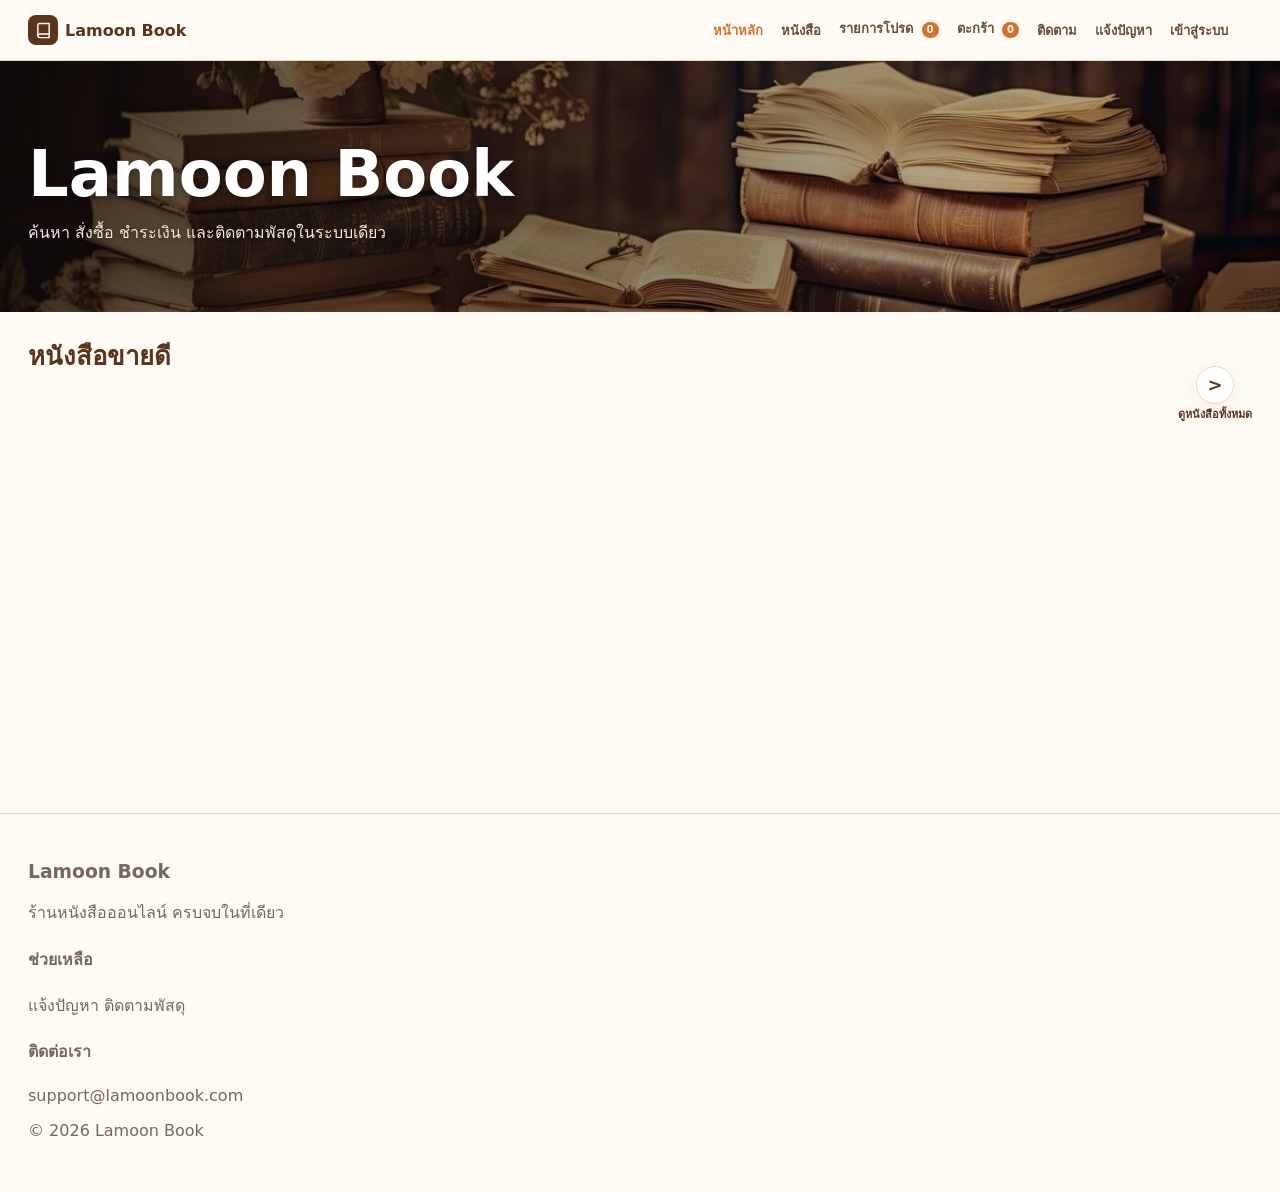
<file: bookstore_website/index.html>
<!doctype html>
<html lang="th">
<head>
  <meta charset="UTF-8" />
  <meta name="viewport" content="width=device-width, initial-scale=1.0" />
  <title>Lamoon Book</title>
  <link rel="stylesheet" href="assets/common.css" />
  <link rel="stylesheet" href="index.css" />
</head>
<body data-page="home">
  <div id="appNav"></div>
  <main>
    <section class="hero-bg">
      <div class="container">
        <div class="hero home-hero">
          <h1>Lamoon Book</h1>
          <p>ค้นหา สั่งซื้อ ชำระเงิน และติดตามพัสดุในระบบเดียว</p>
        </div>
      </div>
    </section>
    <section class="section compact-section">
      <div class="container">
        <div class="section-title">
          <div><h2>หนังสือขายดี</h2></div>
        </div>
        <div class="featured-books-row">
          <div class="book-grid" id="featuredBooks"></div>
          <a class="view-all-button" href="products.html" aria-label="ดูทั้งหมด" title="ดูทั้งหมด">
            <span class="view-all-circle">&gt;</span>
            <span class="view-all-text">ดูหนังสือทั้งหมด</span>
          </a>
        </div>
      </div>
    </section>
  </main>
<div id="appFooter" class="footer"></div>
  <script src="assets/common.js"></script>
  <script src="index.js"></script>
</body>
</html>
</file>
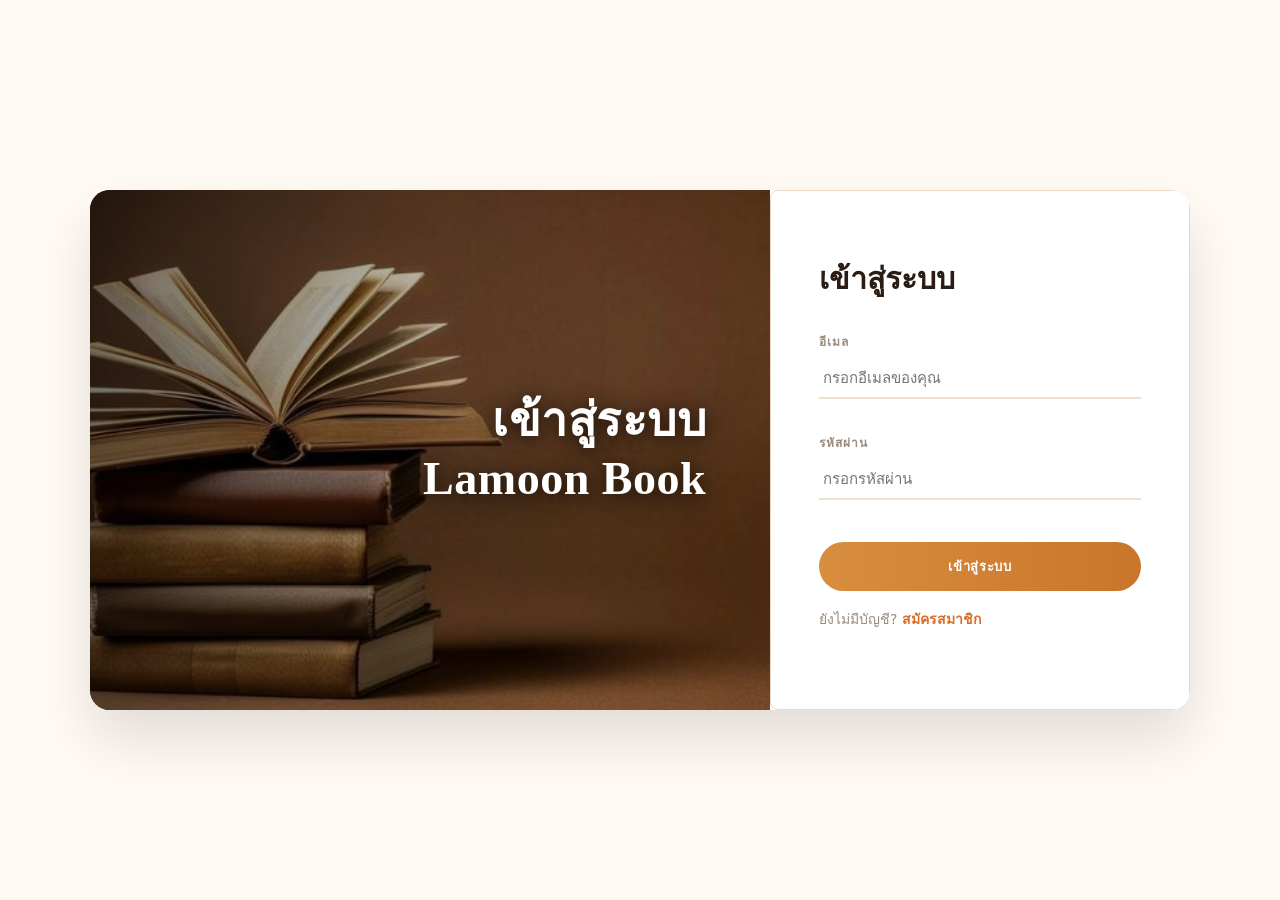
<file: bookstore_website/admin.html>
<!doctype html>
<html lang="th">
  <head>
    <meta charset="UTF-8" />
    <meta name="viewport" content="width=device-width, initial-scale=1.0" />
    <title>แอดมิน | WarmRead Store</title>
    <link rel="stylesheet" href="assets/common.css" />
    <link rel="stylesheet" href="admin.css" />
  </head>
  <body data-page="admin">
    <div id="appNav"></div>
    <main>
      <section class="section">
        <div class="container">
          <div class="section-title">
            <div>
              <h2>Admin Dashboard</h2>
              <p>ยอดขาย สต็อก พนักงาน และคำสั่งซื้อ</p>
            </div>
          </div>
          <div class="grid grid-4" id="adminKpis"></div>
          <div class="admin-layout">
            <section class="card">
              <h3>กราฟสรุปผล</h3>
              <div class="chart-grid">
                <div class="chart-card">
                  <div class="chart-header">
                    <div>
                      <div class="chart-title">สถานะคำสั่งซื้อ</div>
                      <div class="chart-subtitle">ภาพรวมความคืบหน้า</div>
                    </div>
                  </div>
                  <canvas id="salesChart" width="560" height="300"></canvas>
                </div>
                <div class="chart-card">
                  <div class="chart-header">
                    <div>
                      <div class="chart-title">หมวดหมู่ขายได้</div>
                      <div class="chart-subtitle">สินค้าที่มียอดขายสูง</div>
                    </div>
                  </div>
                  <canvas id="categoryChart" width="560" height="300"></canvas>
                </div>
                <div class="chart-card chart-card-wide">
                  <div class="chart-header">
                    <div>
                      <div class="chart-title">ประเภทการจัดส่ง</div>
                      <div class="chart-subtitle">ข้อมูลตามสถานะส่งสินค้า</div>
                    </div>
                  </div>
                  <canvas id="deliveryChart" width="720" height="320"></canvas>
                  <div id="deliveryLegend" class="chart-legend"></div>
                </div>
              </div>
            </section>
            <section class="card">
              <h3>สินค้าใกล้หมด</h3>
              <div id="lowStock"></div>
            </section>
          </div>
          <section class="section inner-section">
            <div class="grid grid-2">
              <div class="card">
                <h3>จัดการสินค้า</h3>
                <form id="productForm" class="form-grid">
                  <input
                    class="input"
                    name="title"
                    placeholder="ชื่อหนังสือ"
                    required
                  /><input
                    class="input"
                    name="author"
                    placeholder="ผู้แต่ง"
                    required
                  /><input
                    class="input"
                    name="isbn"
                    placeholder="ISBN"
                    inputmode="numeric"
                    pattern="[0-9]{13}"
                    title="กรอกเลข ISBN"
                    required
                  /><input
                    class="input"
                    name="category"
                    placeholder="หมวดหมู่"
                    required
                  /><input
                    class="input"
                    name="price"
                    type="number"
                    placeholder="ราคา"
                    required
                  /><input
                    class="input"
                    name="stock"
                    type="number"
                    placeholder="สต็อก"
                    required
                  />
                  <textarea
                    class="input"
                    name="desc"
                    placeholder="รายละเอียดหนังสือ"
                    rows="4"
                    required
                  ></textarea>
                  <div class="cover-upload">
                    <div class="upload-panel">
                      <label class="upload-btn">
                        <span>เลือกรูปปกหนังสือ</span>
                        <input
                          class="input"
                          name="coverFile"
                          type="file"
                          accept="image/*"
                        />
                      </label>
                    </div>
                    <div class="image-preview-wrap">
                      <div class="preview-label">ตัวอย่างปก</div>
                      <img id="coverPreview" class="cover-preview" src="" alt="Preview รูปปก" hidden />
                    </div>
                  </div>
                  <button class="btn btn-primary" type="submit">
                    เพิ่มสินค้า
                  </button>
                </form>
                <div class="table-wrap" style="margin-top: 16px">
                  <table id="productTable"></table>
                </div>
              </div>
              <div class="card">
                <h3>จัดการพนักงาน</h3>
                <form id="staffForm" class="form-grid">
                  <input
                    class="input"
                    name="name"
                    placeholder="ชื่อพนักงาน"
                    autocomplete="name"
                    required
                  /><input
                    class="input"
                    name="email"
                    type="email"
                    placeholder="อีเมล"
                    autocomplete="email"
                    required
                  /><input
                    class="input"
                    name="phone"
                    type="tel"
                    inputmode="numeric"
                    maxlength="10"
                    placeholder="เบอร์โทร (ไม่บังคับ)"
                    autocomplete="tel"
                  /><input
                    class="input"
                    name="password"
                    type="password"
                    minlength="8"
                    placeholder="รหัสผ่าน (อย่างน้อย 8 ตัว)"
                    autocomplete="new-password"
                    required
                  /><input
                    class="input"
                    name="confirmPassword"
                    type="password"
                    minlength="8"
                    placeholder="ยืนยันรหัสผ่าน"
                    autocomplete="new-password"
                    required
                  /><button class="btn btn-primary" type="submit">
                    เพิ่มพนักงาน
                  </button>
                </form>
                <div id="staffList" class="grid" style="margin-top: 16px"></div>
              </div>
            </div>
          </section>
          <section class="card">
            <h3>การอนุมัติคำสั่งซื้อ</h3>
            <div class="table-wrap"><table id="approvalTable"></table></div>
          </section>
        </div>
      </section>
    </main>
    <div id="appFooter" class="footer"></div>
    <script src="assets/common.js"></script>
    <script src="admin.js"></script>
  </body>
</html>
</file>
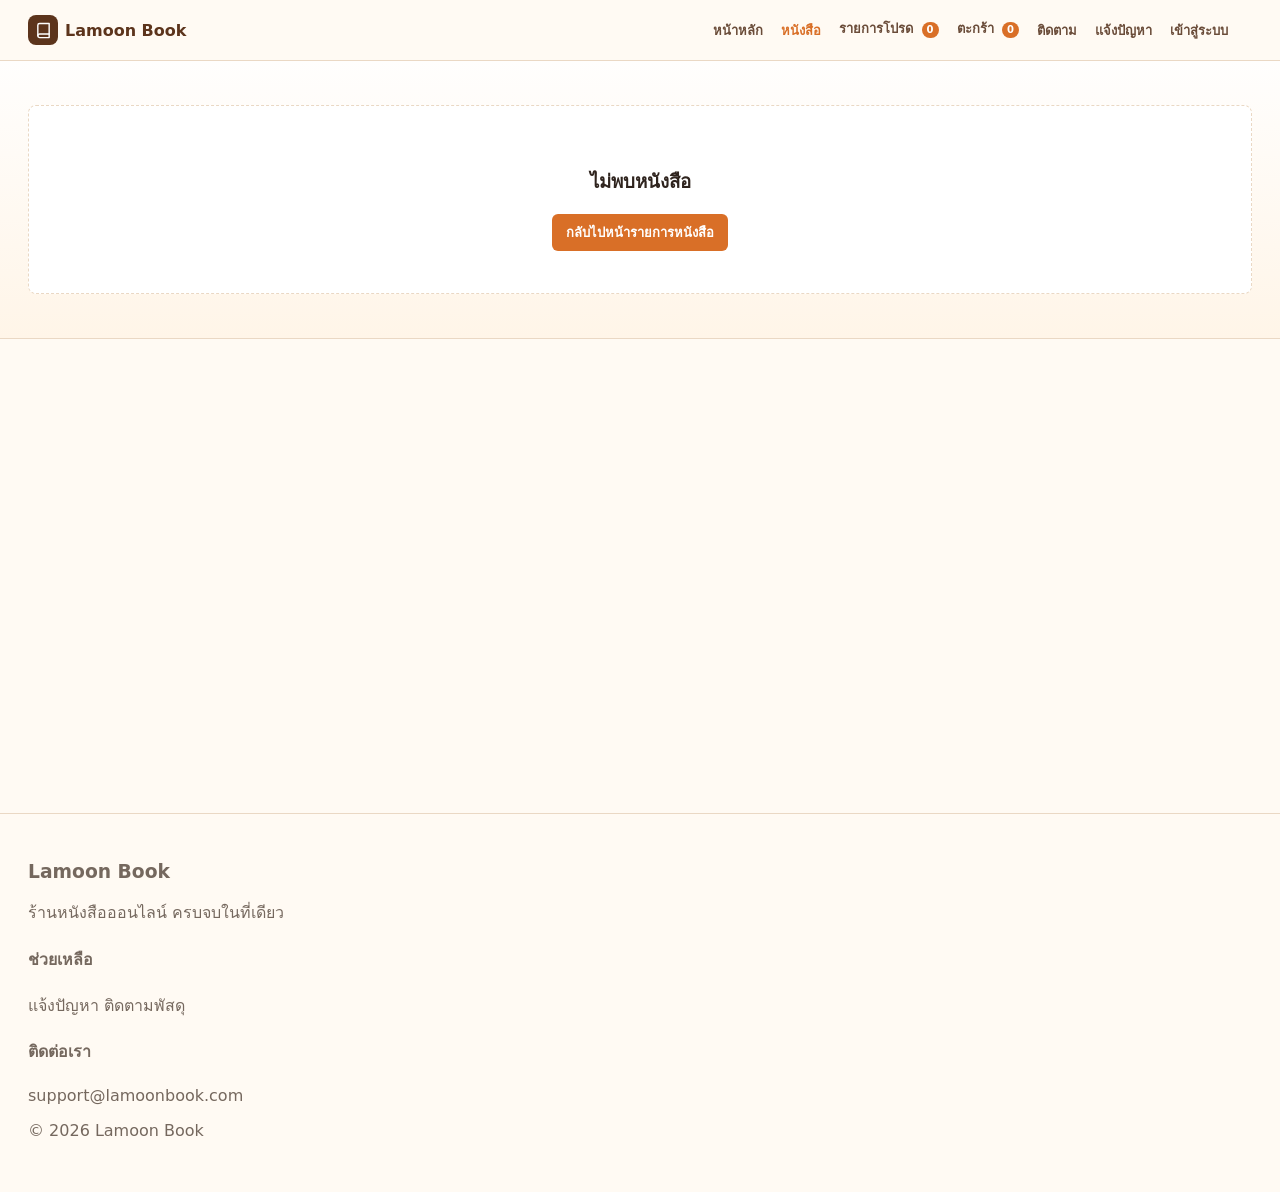
<file: bookstore_website/book-detail.html>
<!doctype html>
<html lang="th">
<head>
  <meta charset="UTF-8" />
  <meta name="viewport" content="width=device-width, initial-scale=1.0" />
  <title>รายละเอียดหนังสือ | WarmRead Store</title>
  <link rel="stylesheet" href="assets/common.css" />
  <link rel="stylesheet" href="book-detail.css" />
</head>
<body data-page="products">
  <div id="appNav"></div>
  <main>
    <section class="section"><div class="container" id="detailRoot"></div></section>
  </main>
<div id="appFooter" class="footer"></div>
  <script src="assets/common.js"></script>
  <script src="book-detail.js"></script>
</body>
</html>
</file>
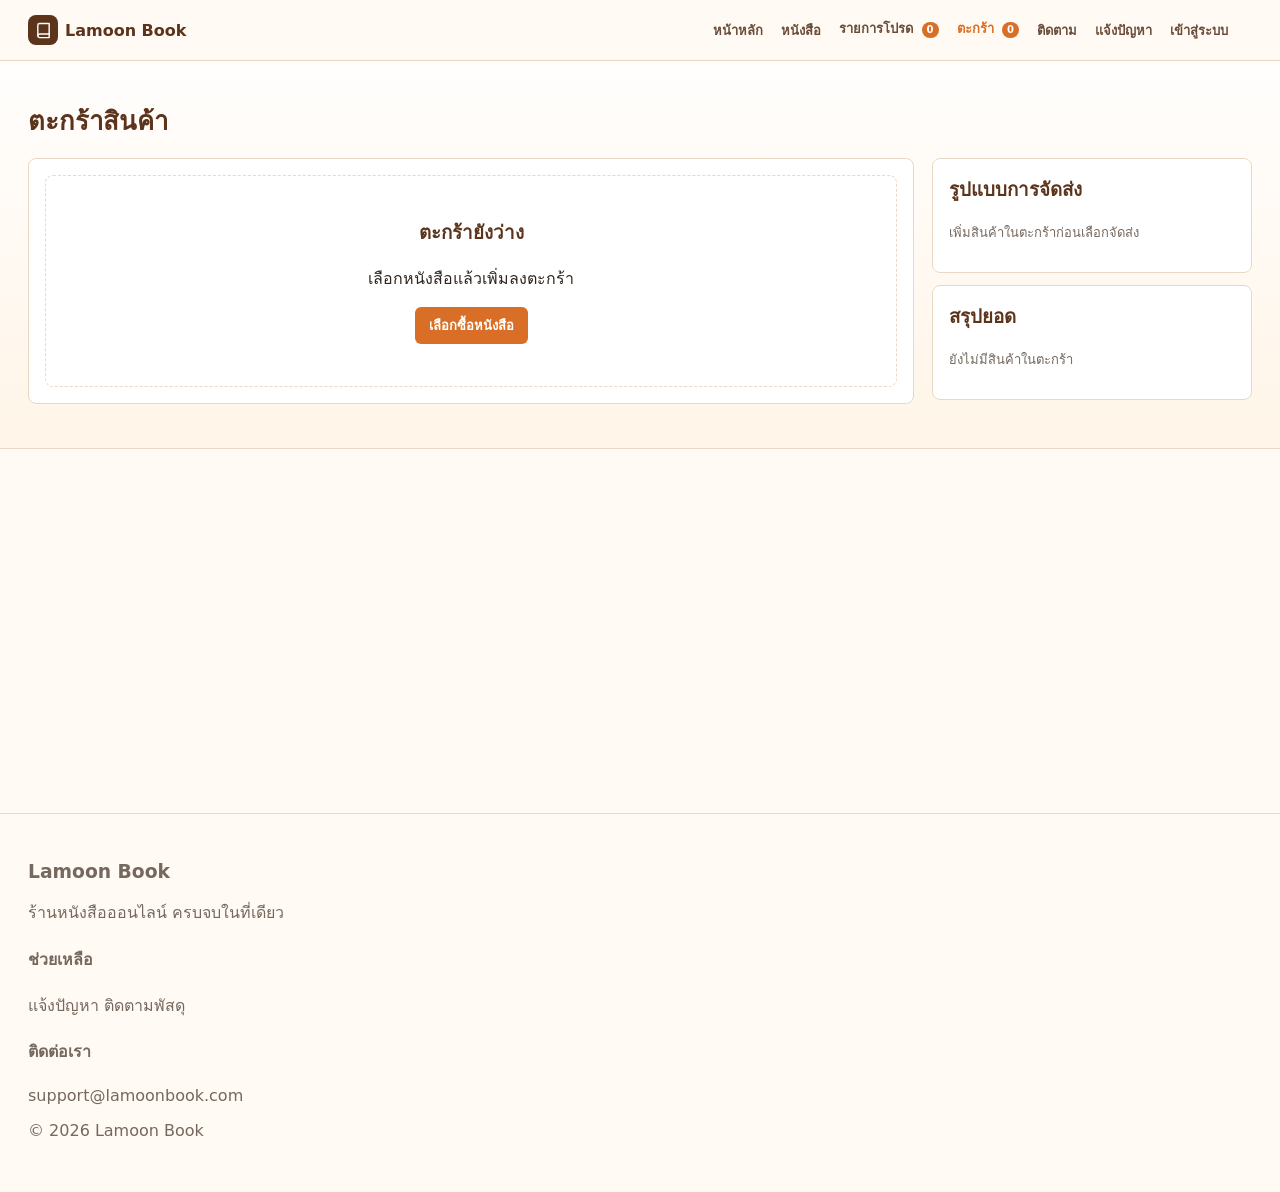
<file: bookstore_website/cart.html>
<!doctype html>
<html lang="th">
<head>
  <meta charset="UTF-8" />
  <meta name="viewport" content="width=device-width, initial-scale=1.0" />
  <title>ตะกร้าสินค้า | WarmRead Store</title>
  <link rel="stylesheet" href="assets/common.css" />
  <link rel="stylesheet" href="cart.css" />
</head>
<body data-page="cart">
  <div id="appNav"></div>
  <main>
    <section class="section"><div class="container"><div class="section-title"><div><h2>ตะกร้าสินค้า
      
    </h2></div></div><div class="cart-layout"><div class="card" id="cartItems"></div><aside class="summary-stack"><section class="card" id="cartShipping"></section><section class="card" id="cartSummary"></section></aside></div></div></section>
  </main>
<div id="appFooter" class="footer"></div>
  <script src="assets/common.js"></script>
  <script src="cart.js"></script>
</body>
</html>
</file>
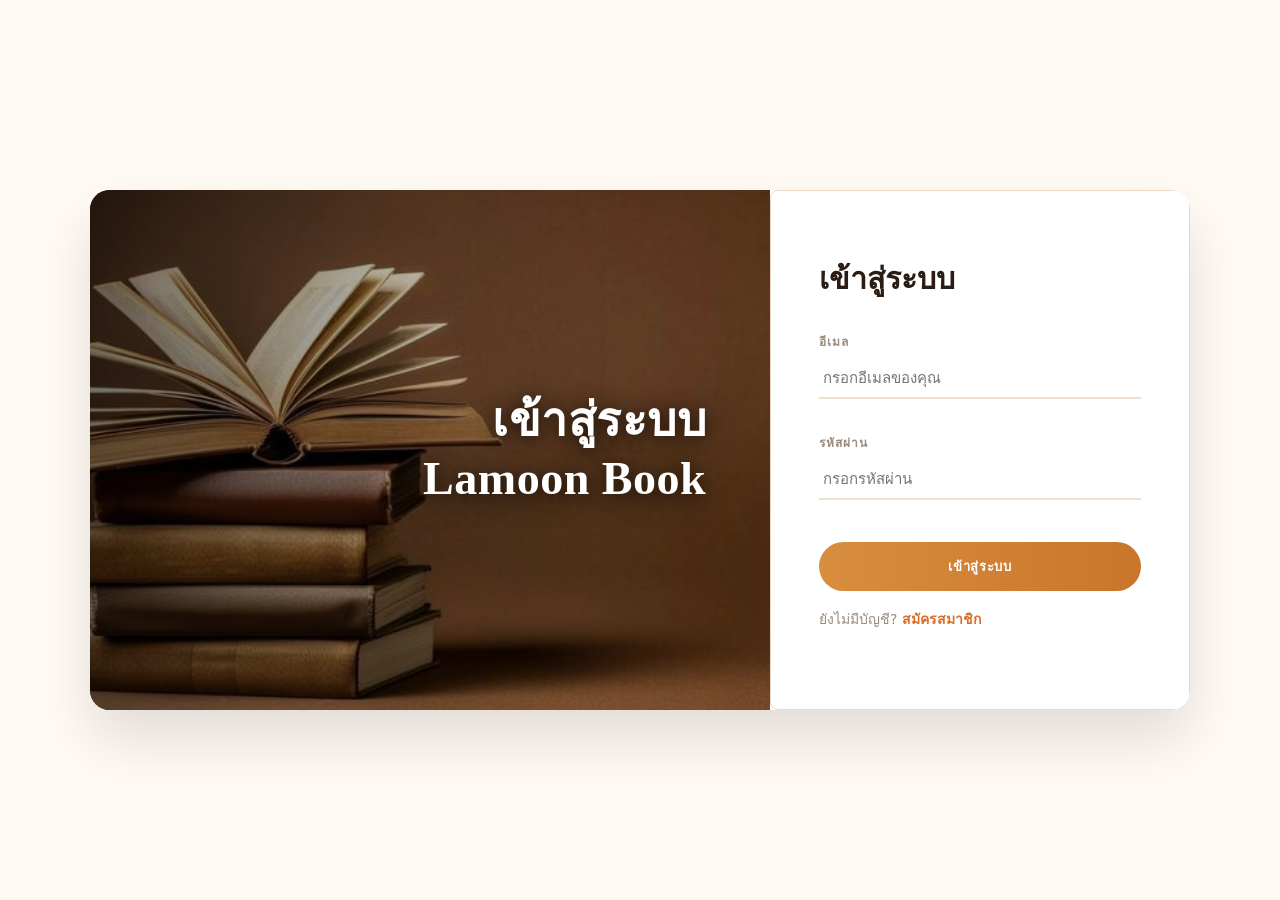
<file: bookstore_website/checkout.html>
<!doctype html>
<html lang="th">
<head>
  <meta charset="UTF-8" />
  <meta name="viewport" content="width=device-width, initial-scale=1.0" />
  <title>Checkout | WarmRead Store</title>
  <link rel="stylesheet" href="assets/common.css" />
  <link rel="stylesheet" href="checkout.css" />
</head>
<body data-page="cart">
  <div id="appNav"></div>
  <main>
    <section class="section"><div class="container"><div class="section-title"><div><h2>ที่อยู่และการจัดส่ง</h2><p>เลือกที่อยู่ เลือกขนส่ง และดูยอดสุทธิ</p></div></div><div class="checkout-layout"><div class="grid" id="checkoutMain"></div><aside class="card" id="checkoutSummary"></aside></div></div></section>
  </main>
 <div id="appFooter" class="footer"></div>
  <script src="assets/common.js"></script>
  <script src="checkout.js"></script>
</body>
</html>
</file>
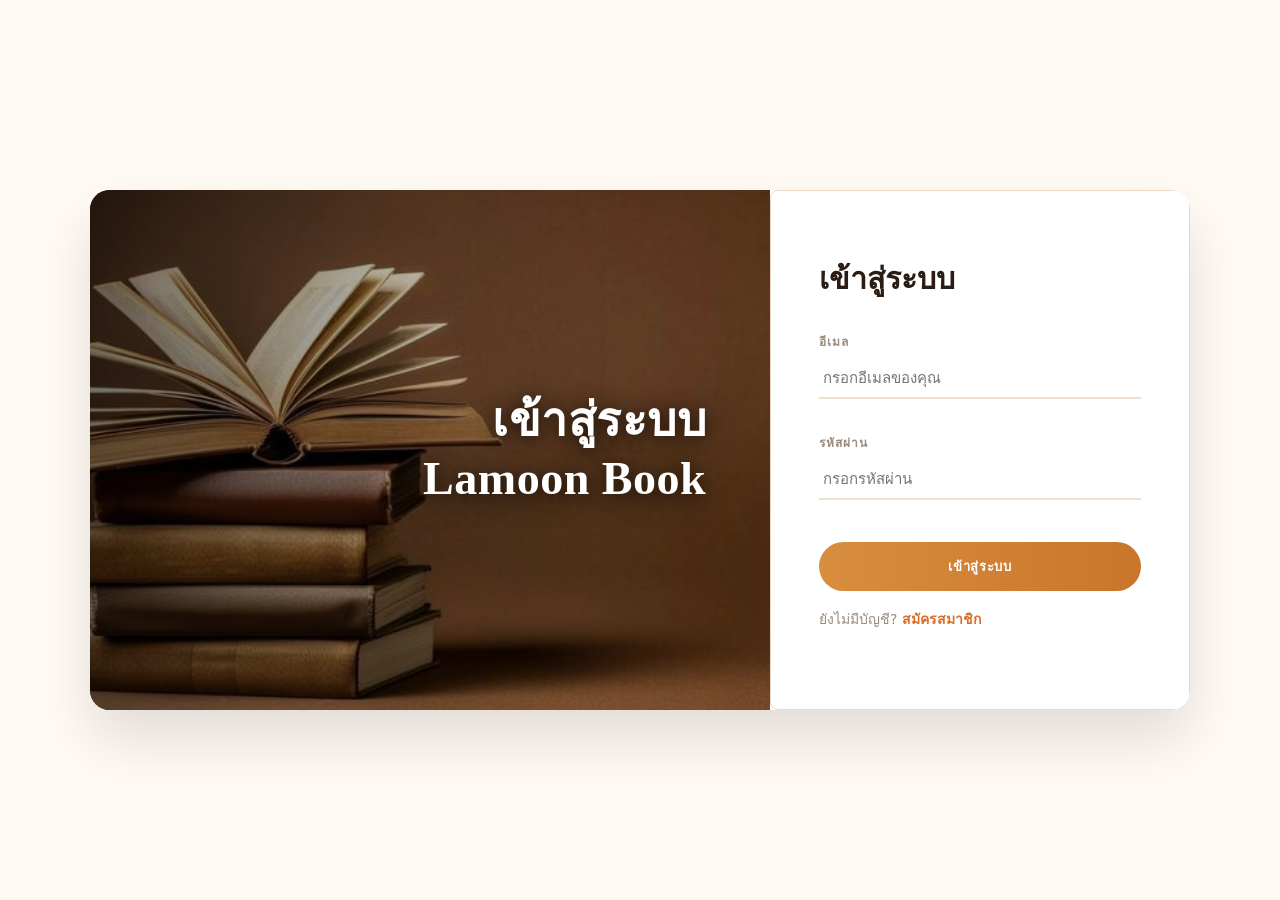
<file: bookstore_website/favorites.html>
<!doctype html>
<html lang="th">
<head>
  <meta charset="UTF-8" />
  <meta name="viewport" content="width=device-width, initial-scale=1.0" />
  <title>รายการโปรด | WarmRead Store</title>
  <link rel="stylesheet" href="assets/common.css" />
  <link rel="stylesheet" href="favorites.css" />
</head>
<body data-page="favorites">
  <div id="appNav"></div>
  <main>
    <section class="section"><div class="container"><div class="section-title"><div><h2>รายการโปรด</h2><p>หนังสือที่บันทึกไว้</p></div></div>
      <div class="favorite-actions" id="favoriteActions" hidden>
        <label class="select-all-control"><input type="checkbox" id="selectAllFavorites"> เลือกทั้งหมด</label>
        <span class="helper" id="selectedFavoriteCount">เลือกแล้ว 0 รายการ</span>
        <button class="btn btn-primary btn-small" id="addSelectedToCart" type="button">เพิ่มที่เลือกลงตะกร้า</button>
      </div>
      <div class="book-grid" id="favGrid"></div>
    </div></section>
  </main>
<div id="appFooter" class="footer"></div>
  <script src="assets/common.js"></script>
  <script src="favorites.js"></script>
</body>
</html>
</file>
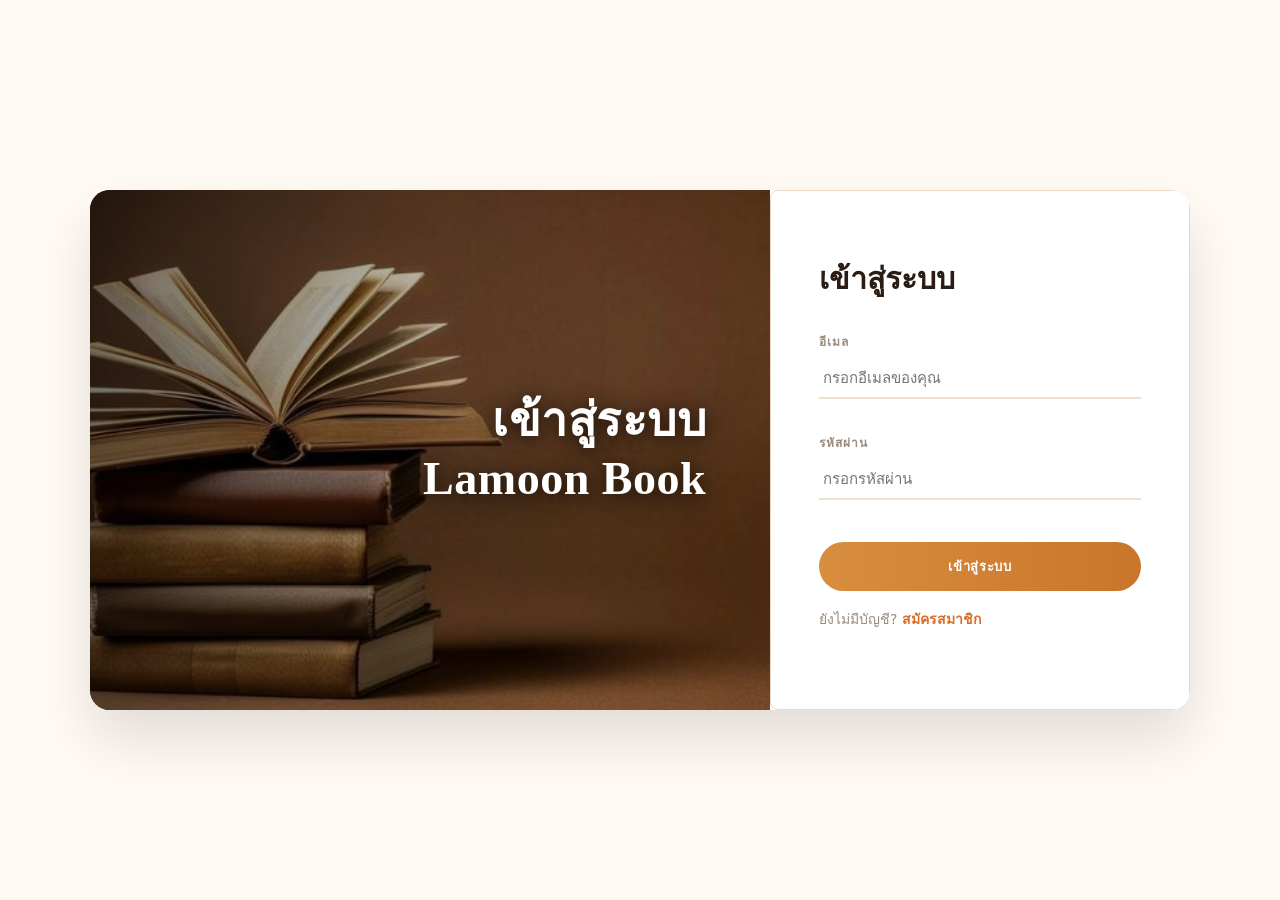
<file: bookstore_website/login.html>
<!doctype html>
<html lang="th">

<head>
  <meta charset="UTF-8" />
  <meta name="viewport" content="width=device-width, initial-scale=1.0" />
  <title>เข้าสู่ระบบ | Lamoon Book
  </title>
  <link rel="stylesheet" href="assets/common.css" />
  <link rel="stylesheet" href="login.css" />
</head>

<body data-page="login">
  <section class="section auth-section">
    <div class="container auth-wrap">
      <section class="hero auth-hero">
        <h1>เข้าสู่ระบบ
        </h1>
        <h1> Lamoon Book</h1>
      </section>
      <section class="card auth-card">
        <h2>เข้าสู่ระบบ</h2>
        <form id="loginForm" class="grid">
          <div class="form-group"><label>อีเมล</label><input class="input" name="email" type="email"
              placeholder="กรอกอีเมลของคุณ" required></div>
          <div class="form-group"><label>รหัสผ่าน</label><input class="input" name="password" type="password"
              placeholder="กรอกรหัสผ่าน" required></div>
          <button class="btn btn-primary" type="submit">เข้าสู่ระบบ</button>
        </form>
        <p class="helper">ยังไม่มีบัญชี? <a href="register.html"
            style="color:var(--orange);font-weight:900">สมัครสมาชิก</a></p>
      </section>
    </div>
  </section>

  <script src="assets/common.js"></script>
  <script src="login.js"></script>
</body>

</html>
</file>
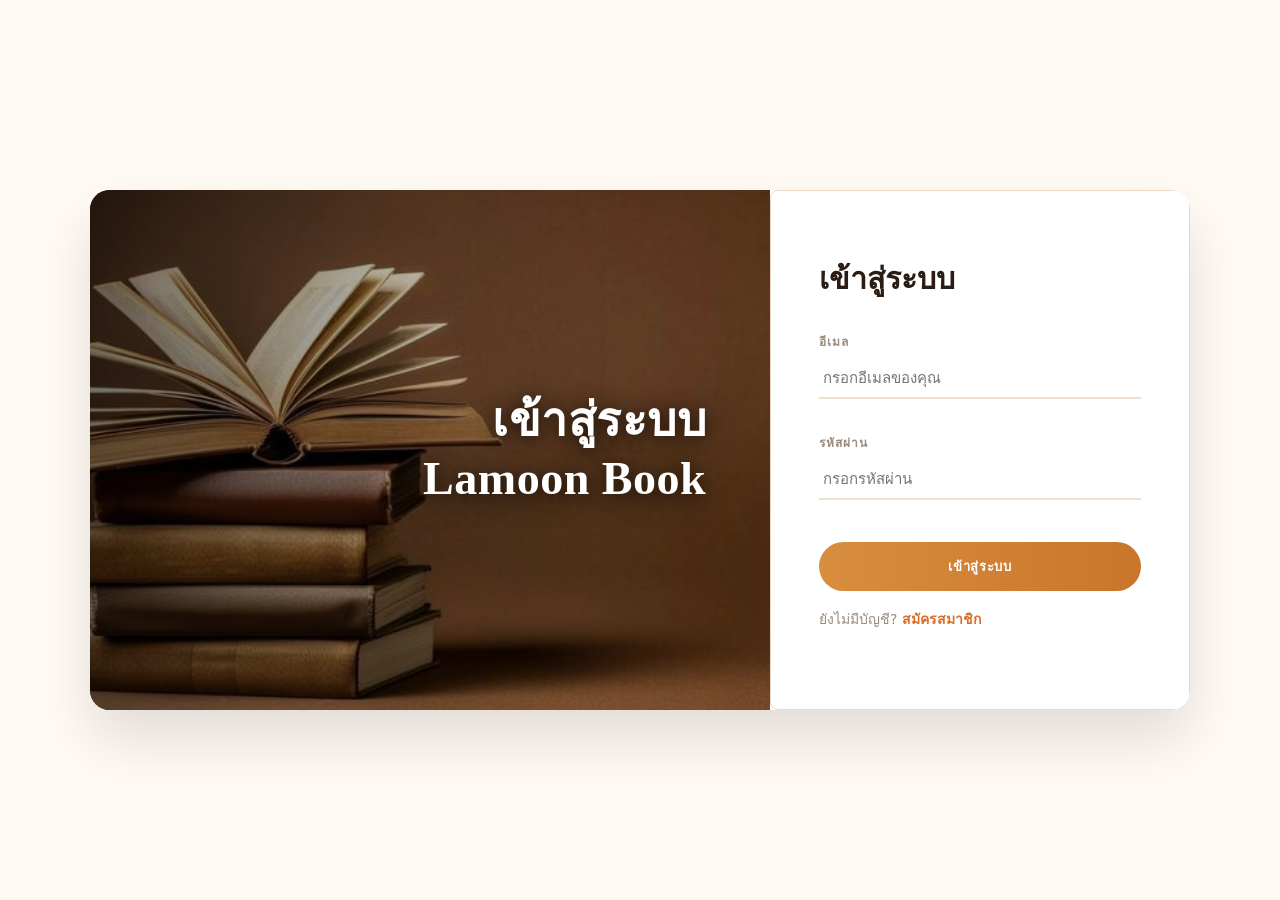
<file: bookstore_website/payment.html>
<!doctype html>
<html lang="th">
<head>
  <meta charset="UTF-8" />
  <meta name="viewport" content="width=device-width, initial-scale=1.0" />
  <title>ชำระเงิน | Lamoon Book</title>
  <link rel="stylesheet" href="assets/common.css" />
  <link rel="stylesheet" href="payment.css" />
</head>
<body data-page="cart">
  <div id="appNav"></div>
  <main>
    <section class="section">
      <div class="container">
        <div class="section-title"><div><h2>ชำระเงิน</h2><p>โอนเงินและแนบสลิป</p></div></div>
        <div class="payment-layout">
          <section class="card">
            <h3>บัญชีรับชำระ</h3>
            <div class="bank-card"><span class="bank-icon" id="bankIcon"></span><div><strong>กสิกรไทย</strong><p>123-4-56789-0<br>บริษัท ละมุน บุ๊ก จำกัด</p></div></div>
            <div class="notice">หลังแนบสลิป สถานะจะเป็นรอตรวจสลิป และสินค้าเป็นจองสินค้า</div>
            <form id="paymentForm" class="grid">
              <label class="upload-box"><input type="file" id="slipInput" accept="image/*,.pdf"><span id="uploadLabel">แนบสลิปการโอนเงิน</span><small id="fileName">ยังไม่ได้เลือกไฟล์</small></label>
              <div id="slipPreview" class="slip-preview empty">ยังไม่มีตัวอย่างสลิป</div>
              <button class="btn btn-primary" type="submit">ยืนยันการแนบสลิป</button>
            </form>
          </section>
          <aside class="card" id="paymentSummary"></aside>
        </div>
      </div>
    </section>
  </main>
  <div id="appFooter" class="footer"></div>
  <script src="assets/common.js"></script>
  <script src="payment.js"></script>
</body>
</html>
</file>
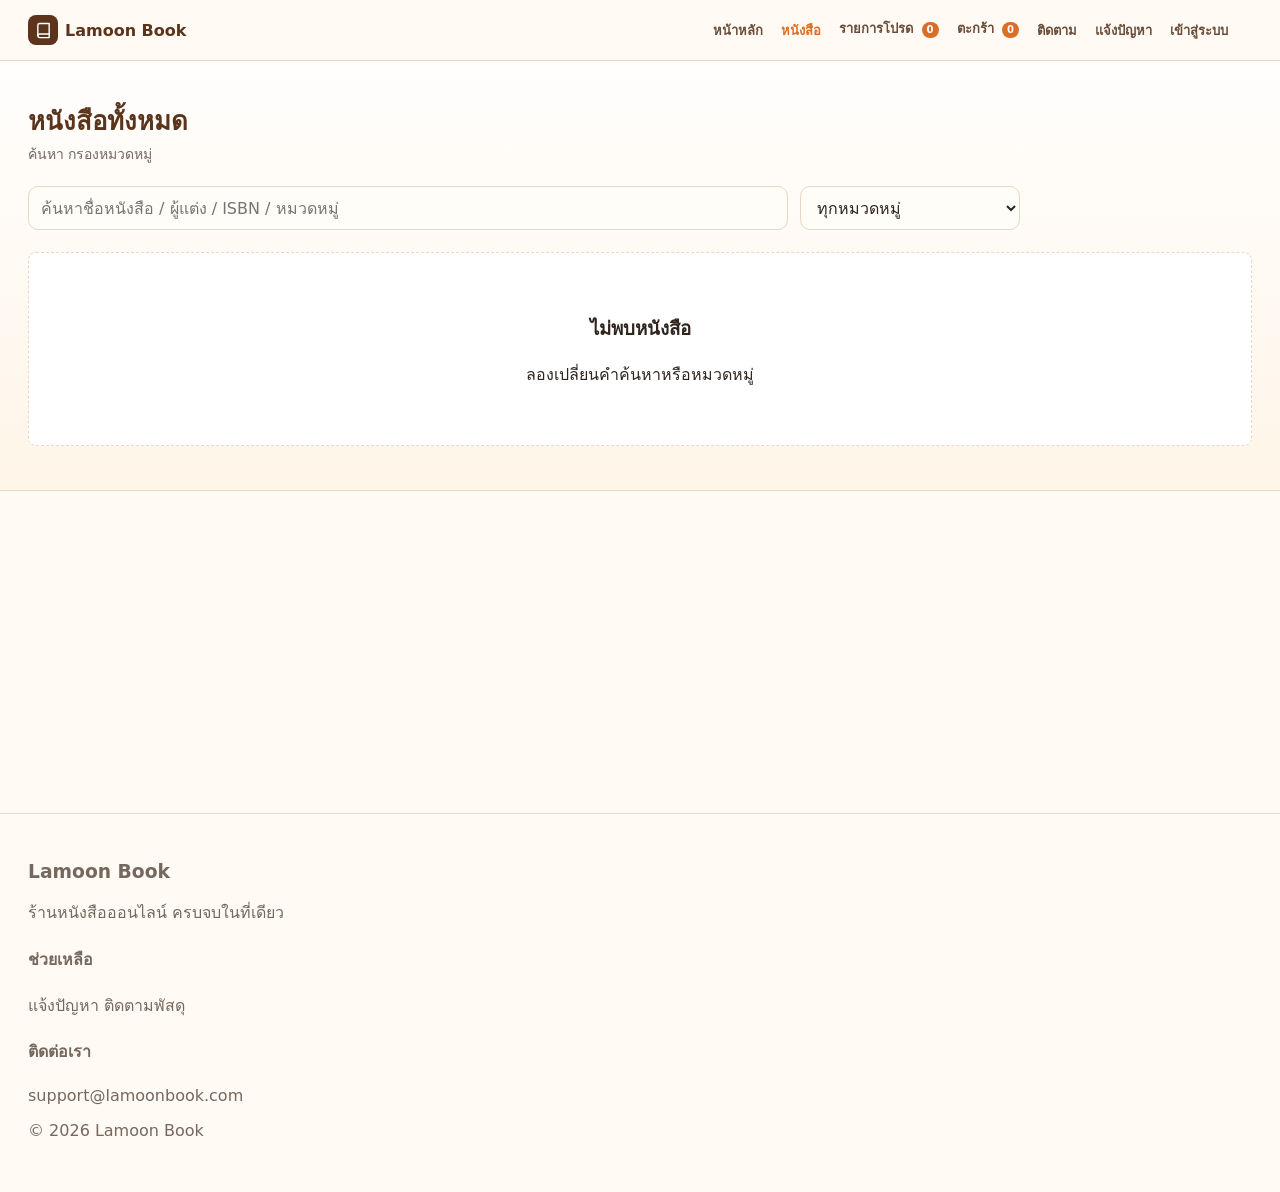
<file: bookstore_website/products.html>
<!doctype html>
<html lang="th">
<head>
  <meta charset="UTF-8" />
  <meta name="viewport" content="width=device-width, initial-scale=1.0" />
  <title>หนังสือทั้งหมด | WarmRead Store</title>
  <link rel="stylesheet" href="assets/common.css" />
  <link rel="stylesheet" href="products.css" />
</head>
<body data-page="products">
  <div id="appNav"></div>
  <main>
    <section class="section">
      <div class="container">
        <div class="section-title"><div><h2>หนังสือทั้งหมด</h2><p>ค้นหา กรองหมวดหมู่</p></div></div>
        <div class="card toolbar">
          <input class="input" id="searchInput" placeholder="ค้นหาชื่อหนังสือ / ผู้แต่ง / ISBN / หมวดหมู่">
          <select class="select" id="categorySelect"><option value="all">ทุกหมวดหมู่</option></select>
          <!-- Stock filter removed from UI; filtering still works via code defaults -->
        </div>
        <div class="book-grid products-grid" id="productsGrid"></div>
      </div>
    </section>
  </main>
<div id="appFooter" class="footer"></div>
  <script src="assets/common.js"></script>
  <script src="products.js"></script>
</body>
</html>
</file>
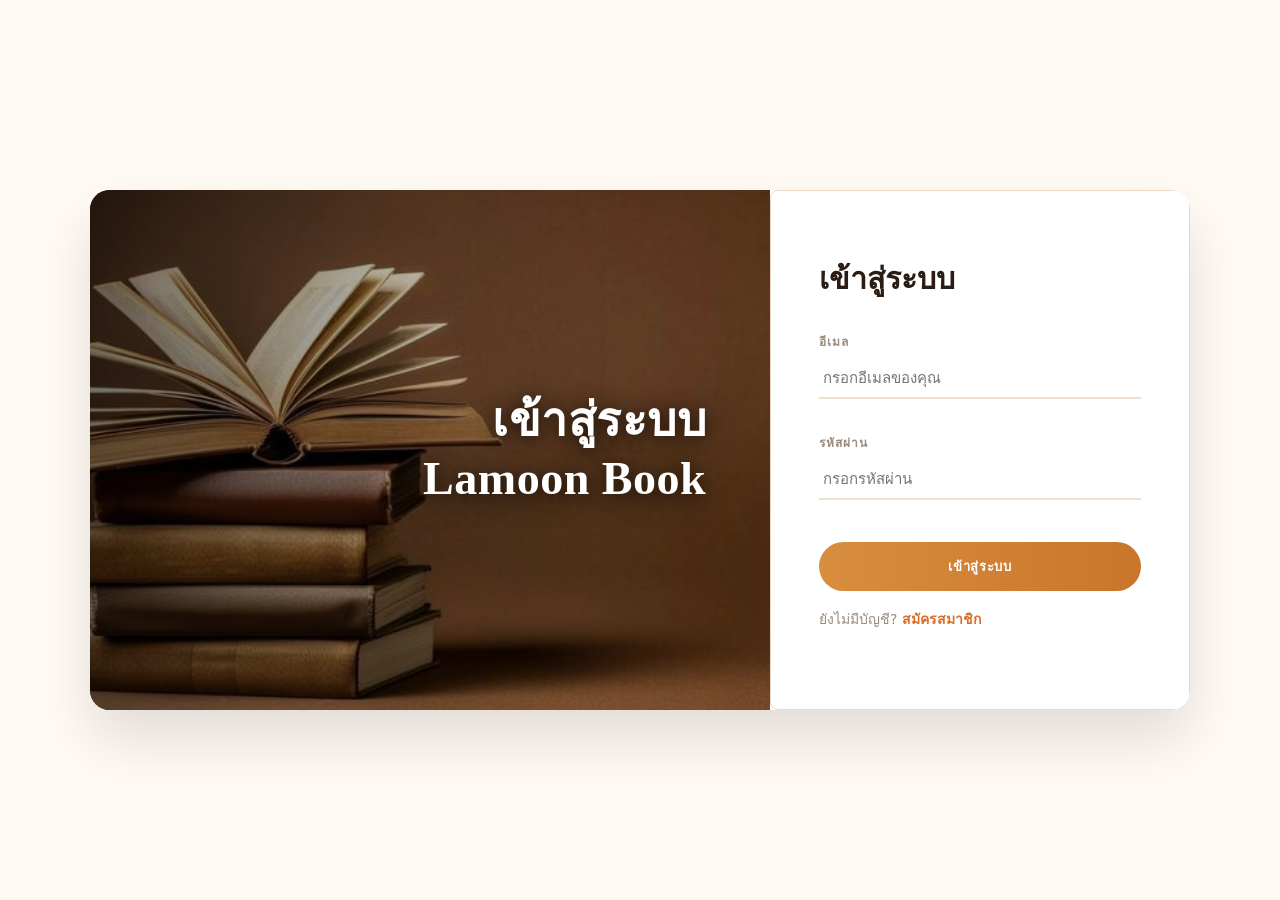
<file: bookstore_website/profile.html>
<!doctype html>
<html lang="th">
<head>
  <meta charset="UTF-8" />
  <meta name="viewport" content="width=device-width, initial-scale=1.0" />
  <title>โปรไฟล์ | WarmRead Store</title>
  <link rel="stylesheet" href="assets/common.css" />
  <link rel="stylesheet" href="profile.css" />
</head>
<body data-page="profile">
  <div id="appNav"></div>
  <main>
    <section class="section"><div class="container"><div class="section-title"><div><h2>โปรไฟล์</h2><p id="profileSubtitle">ข้อมูลบัญชีและที่อยู่จัดส่ง</p></div></div><div class="profile-layout"><section class="card"><h3>ข้อมูลบัญชี</h3><form id="profileForm" class="form-grid"></form></section><section class="card"><h3>ที่อยู่จัดส่ง</h3><div id="addressList" class="grid"></div></section></div></div></section>
  </main>
 <div id="appFooter" class="footer"></div>
  <script src="assets/common.js"></script>
  <script src="profile.js"></script>
</body>
</html>
</file>
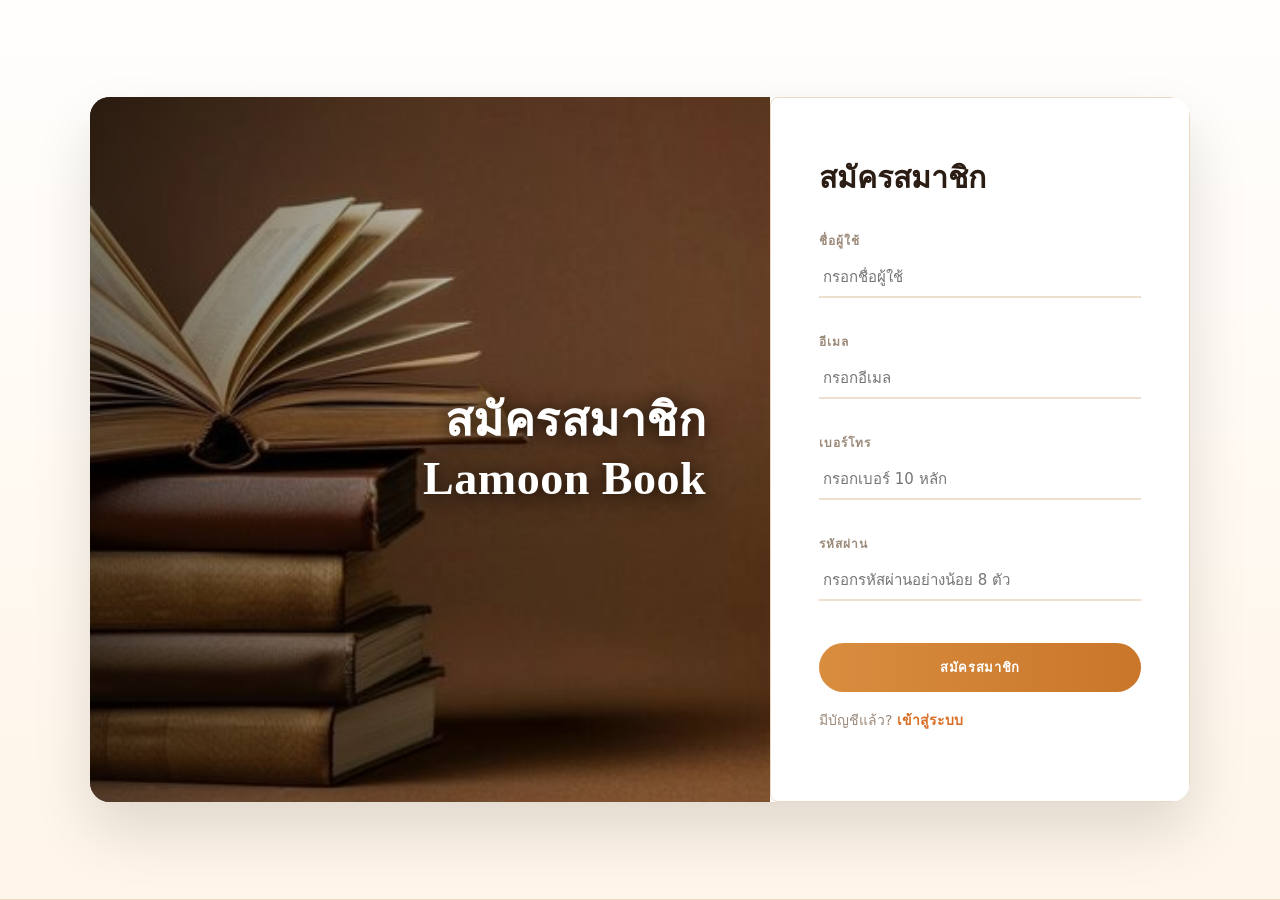
<file: bookstore_website/register.html>
<!doctype html>
<html lang="th">

<head>
  <meta charset="UTF-8" />
  <meta name="viewport" content="width=device-width, initial-scale=1.0" />
  <title>สมัครสมาชิก | WarmRead Store</title>
  <link rel="stylesheet" href="assets/common.css" />
  <link rel="stylesheet" href="register.css" />
</head>

<body data-page="login">
  <main>
    <section class="section auth-section">
      <div class="container auth-wrap">
        <section class="hero auth-hero">
          <h1>สมัครสมาชิก</h1>
          <h1>Lamoon Book</h1>
        </section>
        <section class="card auth-card">
          <h2>สมัครสมาชิก</h2>
          <form id="registerForm" class="grid">
            <div class="form-group"><label>ชื่อผู้ใช้</label><input class="input" name="name"
                placeholder="กรอกชื่อผู้ใช้" required></div>
            <div class="form-group"><label>อีเมล</label><input class="input" name="email" type="email"
                placeholder="กรอกอีเมล" required></div>
            <div class="form-group"><label>เบอร์โทร</label><input class="input" name="phone" inputmode="numeric"
                maxlength="10" placeholder="กรอกเบอร์ 10 หลัก" required></div>
            <div class="form-group"><label>รหัสผ่าน</label><input class="input" name="password" type="password"
                minlength="8" placeholder="กรอกรหัสผ่านอย่างน้อย 8 ตัว" autocomplete="new-password" required></div>
            <button class="btn btn-primary" type="submit">สมัครสมาชิก</button>
          </form>
          <p class="helper">มีบัญชีแล้ว? <a href="login.html"
              style="color:var(--orange);font-weight:900">เข้าสู่ระบบ</a></p>
        </section>
      </div>
    </section>
  </main>
  <script src="assets/common.js"></script>
  <script src="register.js"></script>
</body>

</html>
</file>
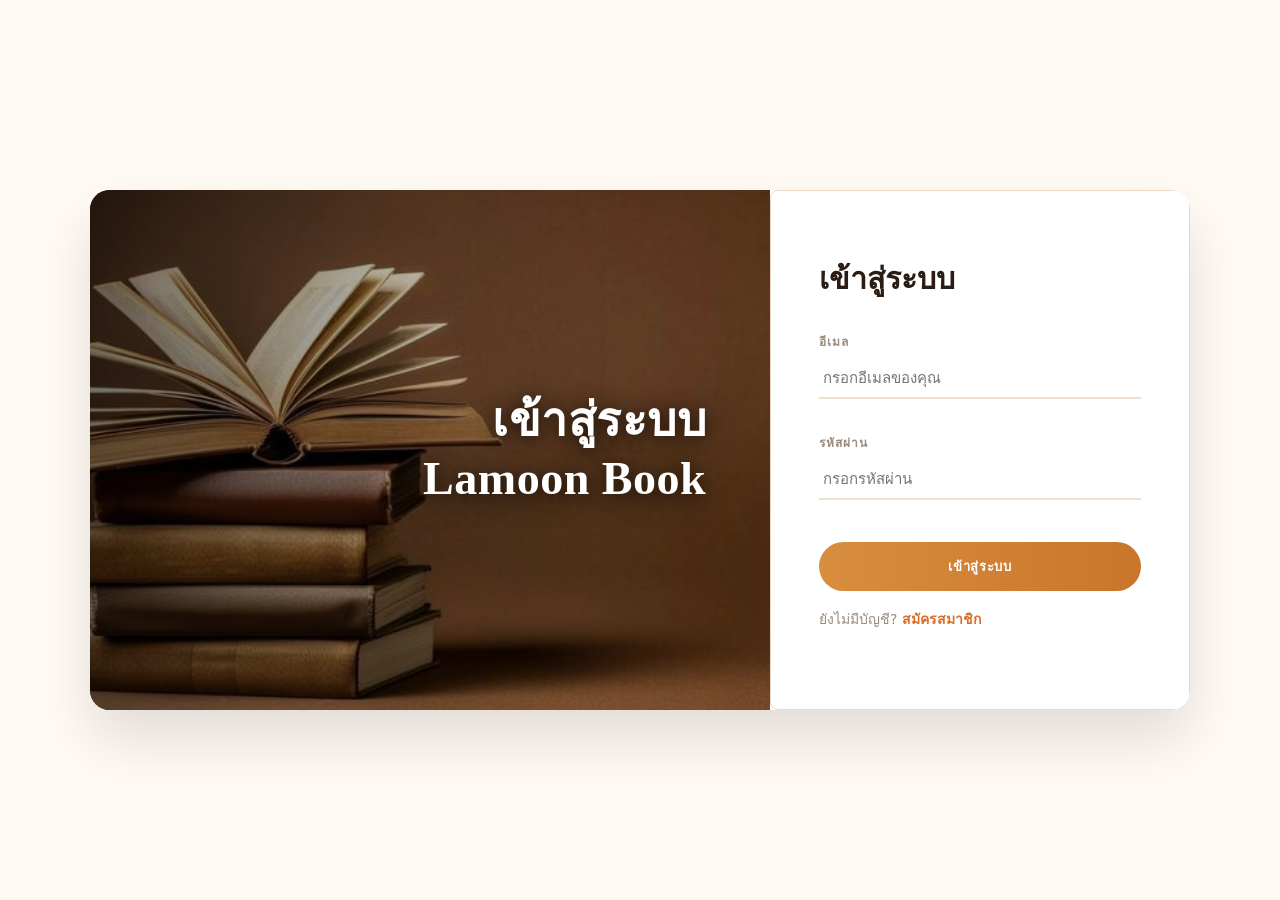
<file: bookstore_website/staff.html>
<!doctype html>
<html lang="th">
<head>
  <meta charset="UTF-8" />
  <meta name="viewport" content="width=device-width, initial-scale=1.0" />
  <title>พนักงาน | WarmRead Store</title>
  <link rel="stylesheet" href="assets/common.css" />
  <link rel="stylesheet" href="staff.css" />
</head>
<body data-page="staff">
  <div id="appNav"></div>
  <main>
    <section class="section">
      <div class="container">
        <div class="section-title">
          <div>
            <h2>หน้าพนักงาน</h2>
            <p>ตรวจสลิป จัดเตรียม และอัปเดตพัสดุ</p>
          </div>
        </div>
        <div class="grid grid-3" id="staffKpis"></div>
        <div class="staff-board">
          <div class="tabs">
            <button class="tab-btn active" data-filter="all">ทั้งหมด</button>
            <button class="tab-btn" data-filter="pending">รอตรวจสลิป</button>
            <button class="tab-btn" data-filter="shipping">กำลังจัดส่ง</button>
            <button class="tab-btn" data-filter="closed">จบรายการ</button>
          </div>
          <div id="staffOrders" class="grid"></div>
        </div>
      </div>
    </section>
  </main>
  <div id="appFooter" class="footer"></div>
  <script src="assets/common.js"></script>
  <script src="staff.js"></script>
</body>
</html>
</file>
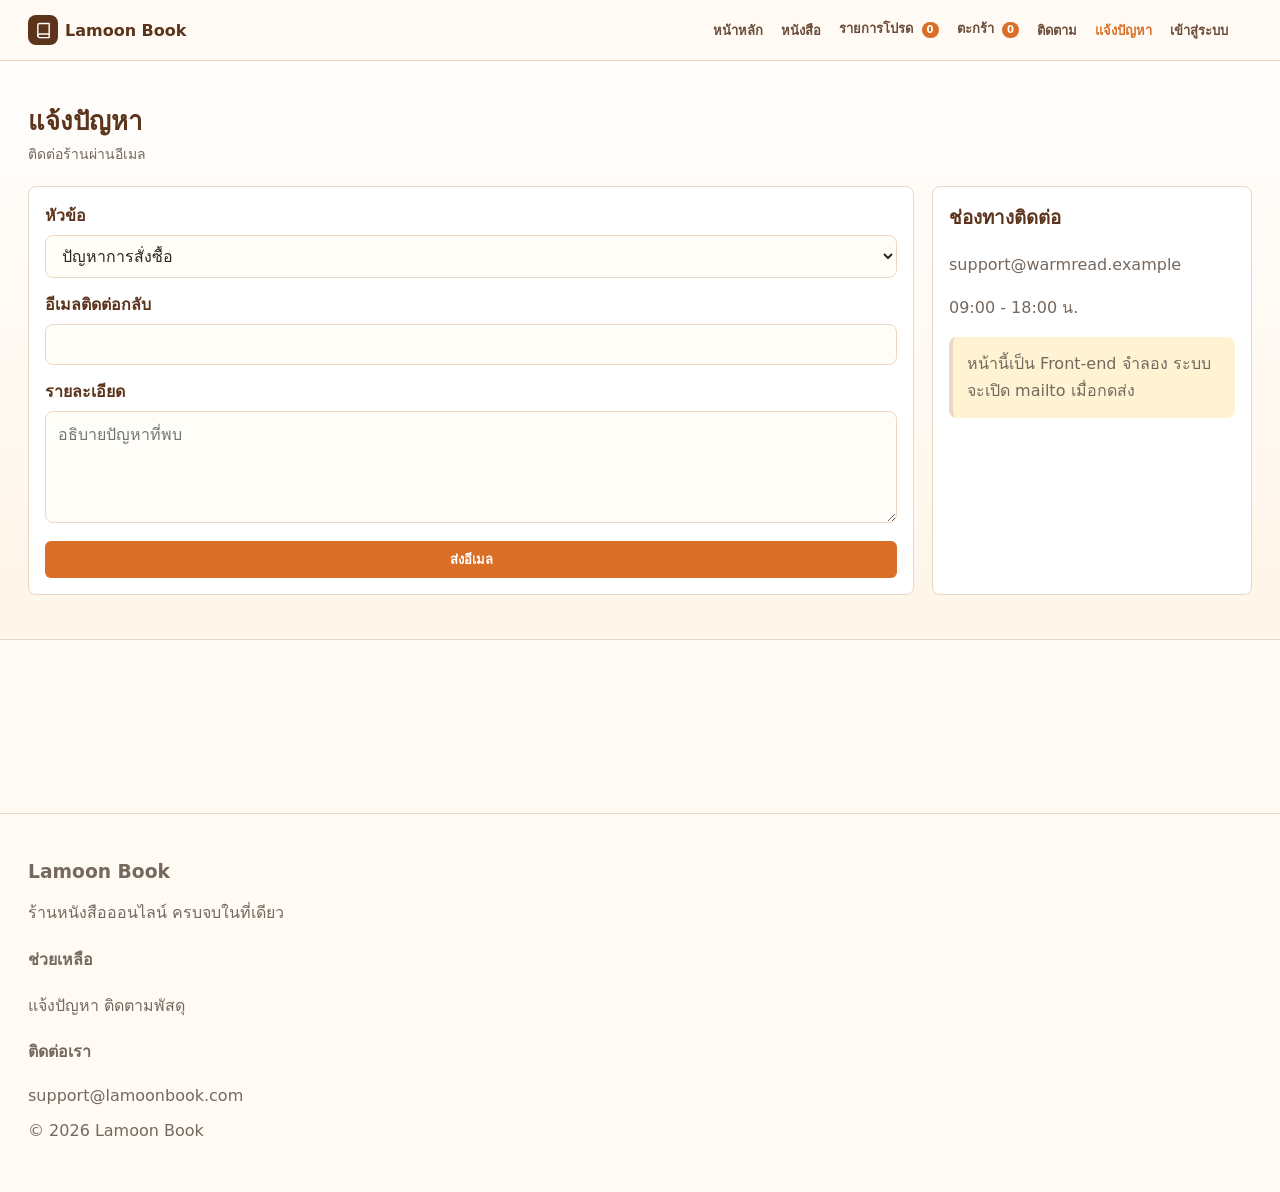
<file: bookstore_website/support.html>
<!doctype html>
<html lang="th">
<head>
  <meta charset="UTF-8" />
  <meta name="viewport" content="width=device-width, initial-scale=1.0" />
  <title>แจ้งปัญหา | WarmRead Store</title>
  <link rel="stylesheet" href="assets/common.css" />
  <link rel="stylesheet" href="support.css" />
</head>
<body data-page="support">
  <div id="appNav"></div>
  <main>
    <section class="section"><div class="container"><div class="section-title"><div><h2>แจ้งปัญหา</h2><p>ติดต่อร้านผ่านอีเมล</p></div></div><div class="support-layout"><section class="card"><form id="supportForm" class="grid"><div class="form-group"><label>หัวข้อ</label><select class="select" name="topic"><option>ปัญหาการสั่งซื้อ</option><option>ปัญหาการชำระเงิน</option><option>ปัญหาการจัดส่ง</option><option>การใช้งานระบบ</option></select></div><div class="form-group"><label>อีเมลติดต่อกลับ</label><input class="input" name="email" type="email" required></div><div class="form-group"><label>รายละเอียด</label><textarea class="textarea" name="message" required placeholder="อธิบายปัญหาที่พบ"></textarea></div><button class="btn btn-primary" type="submit">ส่งอีเมล</button></form></section><aside class="card contact-card"><h3>ช่องทางติดต่อ</h3><p>support@warmread.example</p><p>09:00 - 18:00 น.</p><div class="notice">หน้านี้เป็น Front-end จำลอง ระบบจะเปิด mailto เมื่อกดส่ง</div></aside></div></div></section>
  </main>
<div id="appFooter" class="footer"></div>
  <script src="assets/common.js"></script>
  <script src="support.js"></script>
</body>
</html>
</file>
<file: bookstore_website/assets/common.css>
:root{
  --brown:#4b2b18;
  --brown-2:#6b4127;
  --orange:#df7a2a;
  --orange-2:#f19945;
  --yellow:#f4bd50;
  --cream:#fff7e5;
  --egg:#fffbf1;
  --paper:#ffffff;
  --ink:#26180f;
  --muted:#7d6b5e;
  --line:#ead8bd;
  --line-strong:#ddc39d;
  --success:#34794a;
  --danger:#b94a38;
  --info:#376a96;
  --warning:#9a6a00;
  --shadow:0 18px 40px rgba(75,43,24,.10);
  --shadow-soft:0 8px 22px rgba(75,43,24,.07);
  --radius:22px;
  --radius-sm:14px;
  --max:1160px;
}
*{box-sizing:border-box}
html{scroll-behavior:smooth}
body{
  margin:0;
  min-height:100vh;
  font-family:Inter, ui-sans-serif, system-ui, -apple-system, BlinkMacSystemFont, "Segoe UI", "Noto Sans Thai", Tahoma, sans-serif;
  color:var(--ink);
  background:linear-gradient(180deg,var(--egg),#fffdf8 48%,var(--cream));
}
a{color:inherit;text-decoration:none}
button,input,select,textarea{font:inherit}
button{color:inherit}
img{max-width:100%;display:block}
.container{width:min(var(--max),calc(100% - 36px));margin:0 auto}
.site-header{position:sticky;top:0;z-index:50;background:rgba(255,251,241,.92);backdrop-filter:blur(16px);border-bottom:1px solid var(--line)}
.navbar{min-height:72px;display:flex;align-items:center;justify-content:space-between;gap:18px}
.brand{display:flex;align-items:center;gap:12px;font-weight:900;letter-spacing:-.01em;color:var(--brown)}
.brand-badge{width:42px;height:42px;border-radius:14px;display:grid;place-items:center;background:var(--brown);color:#fff;box-shadow:var(--shadow-soft)}
.brand-badge .svg-icon{width:22px;height:22px}
.brand-text span{display:block;color:var(--muted);font-size:12px;font-weight:700;margin-top:2px}
.nav-links{display:flex;align-items:center;gap:2px;flex-wrap:wrap;justify-content:flex-end}
.nav-links a,.nav-links button{border:0;background:transparent;color:var(--brown);padding:9px 11px;border-radius:999px;font-weight:800;cursor:pointer;font-size:14px;line-height:1}
.nav-links a:hover,.nav-links button:hover,.nav-links a.active{background:#fff0da;color:var(--orange)}
.nav-count{display:inline-grid;place-items:center;min-width:19px;height:19px;padding:0 6px;border-radius:999px;background:var(--orange);color:#fff;font-size:11px;margin-left:4px}
.mobile-toggle{display:none;border:1px solid var(--line);background:#fff;color:var(--brown);border-radius:12px;width:42px;height:38px;place-items:center;cursor:pointer}
.mobile-toggle .svg-icon{width:21px;height:21px}
.section{padding:34px 0}
.section-title{display:flex;align-items:flex-end;justify-content:space-between;gap:20px;margin-bottom:18px}
.section-title h2{font-size:clamp(24px,3.5vw,36px);margin:0;letter-spacing:-.03em;color:var(--brown)}
.section-title p{margin:7px 0 0;color:var(--muted);line-height:1.65;max-width:680px}
.hero{position:relative;overflow:hidden;border-radius:32px;background:linear-gradient(135deg,var(--brown) 0%,var(--brown-2) 58%,var(--orange) 100%);color:#fff;padding:48px;box-shadow:var(--shadow)}
.hero:after{content:"";position:absolute;right:-120px;top:-120px;width:310px;height:310px;border-radius:50%;border:48px solid rgba(255,255,255,.10)}
.hero>*{position:relative;z-index:1}
.eyebrow{display:inline-flex;align-items:center;gap:8px;font-size:12px;font-weight:900;text-transform:uppercase;letter-spacing:.08em;background:rgba(255,255,255,.14);border:1px solid rgba(255,255,255,.22);padding:7px 11px;border-radius:999px;margin-bottom:14px}
.eyebrow .svg-icon{width:16px;height:16px}
.hero h1{margin:0;font-size:clamp(34px,5.4vw,60px);line-height:1.06;letter-spacing:-.045em;max-width:780px}
.hero p{font-size:17px;line-height:1.75;max-width:690px;color:rgba(255,255,255,.86);margin:16px 0 0}
.hero-actions{display:flex;gap:10px;flex-wrap:wrap;margin-top:26px}
.card{background:rgba(255,255,255,.9);border:1px solid var(--line);border-radius:var(--radius);box-shadow:var(--shadow-soft);padding:20px}
.card h3{color:var(--brown);margin-top:0}
.card-hover{transition:.18s ease;transform:translateY(0)}
.card-hover:hover{transform:translateY(-3px);box-shadow:var(--shadow)}
.grid{display:grid;gap:16px}
.grid-2{grid-template-columns:repeat(2,minmax(0,1fr))}
.grid-3{grid-template-columns:repeat(3,minmax(0,1fr))}
.grid-4{grid-template-columns:repeat(4,minmax(0,1fr))}
.btn{display:inline-flex;align-items:center;justify-content:center;gap:8px;border:0;border-radius:999px;padding:11px 16px;font-weight:900;cursor:pointer;transition:.18s ease;white-space:nowrap;min-height:42px}
.btn .svg-icon{width:18px;height:18px}
.btn-primary{background:var(--orange);color:#fff;box-shadow:0 10px 20px rgba(223,122,42,.20)}
.btn-primary:hover{background:#cb6720;transform:translateY(-1px)}
.btn-secondary{background:#fff;color:var(--brown);border:1px solid var(--line)}
.btn-secondary:hover{background:#fff4dd;border-color:var(--line-strong)}
.btn-dark{background:var(--brown);color:#fff}
.btn-danger{background:#fff1ed;color:var(--danger);border:1px solid #f0c5ba}
.btn-success{background:#edf8ef;color:var(--success);border:1px solid #bdddc5}
.btn-info{background:#edf6ff;color:var(--info);border:1px solid #c4dbef}
.btn[disabled],button[disabled]{opacity:.5;cursor:not-allowed;transform:none!important}
.btn-small{padding:7px 11px;font-size:13px;min-height:36px}
.input,.select,.textarea{width:100%;border:1px solid var(--line);background:#fff;border-radius:14px;padding:12px 13px;color:var(--ink);outline:none;transition:.18s}
.textarea{min-height:112px;resize:vertical}
.input:focus,.select:focus,.textarea:focus{border-color:var(--orange);box-shadow:0 0 0 4px rgba(223,122,42,.12)}
.form-grid{display:grid;grid-template-columns:repeat(2,minmax(0,1fr));gap:12px}
.form-group label{display:block;font-weight:900;color:var(--brown);margin-bottom:7px}
.helper{color:var(--muted);font-size:13px;line-height:1.55}
.badge{display:inline-flex;align-items:center;gap:6px;padding:7px 10px;border-radius:999px;background:#fff4dd;color:var(--brown);font-size:12px;font-weight:900;border:1px solid var(--line)}
.badge .svg-icon{width:14px;height:14px}
.badge.orange{background:#fff1df;color:#b95718;border-color:#f2c595}
.badge.yellow{background:#fff8d9;color:#7a5a00;border-color:#edda88}
.badge.green{background:#edf8ef;color:var(--success);border-color:#bdddc5}
.badge.red{background:#fff1ed;color:var(--danger);border-color:#f0c5ba}
.badge.blue{background:#edf6ff;color:var(--info);border-color:#c4dbef}
.badge.gray{background:#f6f1e8;color:#6d5f50;border-color:var(--line)}
.table-wrap{overflow:auto;border:1px solid var(--line);border-radius:18px;background:#fff}
table{width:100%;border-collapse:collapse;min-width:780px}
th,td{text-align:left;padding:14px;border-bottom:1px solid var(--line);vertical-align:middle}
th{font-size:12px;text-transform:uppercase;letter-spacing:.04em;color:var(--brown);background:#fff6e4}
tr:last-child td{border-bottom:0}
.book-grid{display:grid;grid-template-columns:repeat(4,minmax(0,1fr));gap:16px}
.book-card{padding:12px;border-radius:22px;background:#fff;border:1px solid var(--line);box-shadow:var(--shadow-soft);transition:.18s ease;position:relative;overflow:hidden}
.book-card:hover{transform:translateY(-3px);box-shadow:var(--shadow)}
.book-cover{height:210px;border-radius:18px;padding:16px;color:#fff;display:flex;flex-direction:column;justify-content:space-between;background:linear-gradient(135deg,#674020,#df7a2a);position:relative;overflow:hidden}
.book-cover:before{content:"";position:absolute;inset:12px;border:1px solid rgba(255,255,255,.32);border-radius:14px}
.book-cover:after{content:"";position:absolute;right:18px;top:18px;width:34px;height:74%;border-radius:999px;background:rgba(255,255,255,.12)}
.cover-stock-badge{position:absolute;left:50%;top:50%;transform:translate(-50%,-50%);z-index:2;display:inline-flex;align-items:center;border:1px solid #f0b4a8;border-radius:999px;background:#fff;color:var(--danger);padding:7px 11px;font-size:12px;font-weight:1000;box-shadow:0 10px 22px rgba(129,31,20,.18)}
.book-card.is-out-of-stock .book-cover{filter:saturate(.72)}
.cover-icon{position:relative;z-index:1;width:44px;height:44px;border-radius:14px;display:grid;place-items:center;background:rgba(255,255,255,.16);backdrop-filter:blur(2px)}
.cover-icon .svg-icon{width:25px;height:25px}
:root {
  --brown: #4b2b18;
  --brown-2: #6b4127;
  --orange: #df7a2a;
  --orange-2: #f19945;
  --yellow: #f4bd50;
  --cream: #fff7e5;
  --egg: #fffbf1;
  --paper: #ffffff;
  --ink: #26180f;
  --muted: #7d6b5e;
  --line: #ead8bd;
  --line-strong: #ddc39d;
  --success: #34794a;
  --danger: #b94a38;
  --info: #376a96;
  --warning: #9a6a00;
  --shadow: 0 18px 40px rgba(75, 43, 24, 0.1);
  --shadow-soft: 0 8px 22px rgba(75, 43, 24, 0.07);
  --radius: 22px;
  --radius-sm: 14px;
  --max: 1160px;
}
* {
  box-sizing: border-box;
}
html {
  scroll-behavior: smooth;
}
body {
  margin: 0;
  min-height: 100vh;
  font-family:
    Inter,
    ui-sans-serif,
    system-ui,
    -apple-system,
    BlinkMacSystemFont,
    "Segoe UI",
    "Noto Sans Thai",
    Tahoma,
    sans-serif;
  color: var(--ink);
  background: linear-gradient(180deg, var(--egg), #fffdf8 48%, var(--cream));
}
a {
  color: inherit;
  text-decoration: none;
}
button,
input,
select,
textarea {
  font: inherit;
}
button {
  color: inherit;
}
img {
  max-width: 100%;
  display: block;
}
.container {
  width: min(var(--max), calc(100% - 36px));
  margin: 0 auto;
}
.site-header {
  position: sticky;
  top: 0;
  z-index: 50;
  background: rgba(255, 251, 241, 0.92);
  backdrop-filter: blur(16px);
  border-bottom: 1px solid var(--line);
}
.navbar {
  min-height: 72px;
  display: flex;
  align-items: center;
  justify-content: space-between;
  gap: 18px;
}
.brand {
  display: flex;
  align-items: center;
  gap: 12px;
  font-weight: 900;
  letter-spacing: -0.01em;
  color: var(--brown);
}
.brand-badge {
  width: 42px;
  height: 42px;
  border-radius: 14px;
  display: grid;
  place-items: center;
  background: var(--brown);
  color: #fff;
  box-shadow: var(--shadow-soft);
}
.brand-badge .svg-icon {
  width: 22px;
  height: 22px;
}
.brand-text span {
  display: block;
  color: var(--muted);
  font-size: 12px;
  font-weight: 700;
  margin-top: 2px;
}
.nav-links {
  display: flex;
  align-items: center;
  gap: 2px;
  flex-wrap: wrap;
  justify-content: flex-end;
}
.nav-links a,
.nav-links button {
  border: 0;
  background: transparent;
  color: var(--brown);
  padding: 9px 11px;
  border-radius: 999px;
  font-weight: 800;
  cursor: pointer;
  font-size: 14px;
  line-height: 1;
}
.nav-links a:hover,
.nav-links button:hover,
.nav-links a.active {
  background: #fff0da;
  color: var(--orange);
}
.nav-count {
  display: inline-grid;
  place-items: center;
  min-width: 19px;
  height: 19px;
  padding: 0 6px;
  border-radius: 999px;
  background: var(--orange);
  color: #fff;
  font-size: 11px;
  margin-left: 4px;
}
.mobile-toggle {
  display: none;
  border: 1px solid var(--line);
  background: #fff;
  color: var(--brown);
  border-radius: 12px;
  width: 42px;
  height: 38px;
  place-items: center;
  cursor: pointer;
}
.mobile-toggle .svg-icon {
  width: 21px;
  height: 21px;
}
.section {
  padding: 34px 0;
}
.section-title {
  display: flex;
  align-items: flex-end;
  justify-content: space-between;
  gap: 20px;
  margin-bottom: 18px;
}
.section-title h2 {
  font-size: clamp(24px, 3.5vw, 36px);
  margin: 0;
  letter-spacing: -0.03em;
  color: var(--brown);
}
.section-title p {
  margin: 7px 0 0;
  color: var(--muted);
  line-height: 1.65;
  max-width: 680px;
}
.hero {
  position: relative;
  overflow: hidden;
  border-radius: 32px;
  background: linear-gradient(
    135deg,
    var(--brown) 0%,
    var(--brown-2) 58%,
    var(--orange) 100%
  );
  color: #fff;
  padding: 48px;
  box-shadow: var(--shadow);
}
.hero:after {
  content: "";
  position: absolute;
  right: -120px;
  top: -120px;
  width: 310px;
  height: 310px;
  border-radius: 50%;
  border: 48px solid rgba(255, 255, 255, 0.1);
}
.hero > * {
  position: relative;
  z-index: 1;
}
.eyebrow {
  display: inline-flex;
  align-items: center;
  gap: 8px;
  font-size: 12px;
  font-weight: 900;
  text-transform: uppercase;
  letter-spacing: 0.08em;
  background: rgba(255, 255, 255, 0.14);
  border: 1px solid rgba(255, 255, 255, 0.22);
  padding: 7px 11px;
  border-radius: 999px;
  margin-bottom: 14px;
}
.eyebrow .svg-icon {
  width: 16px;
  height: 16px;
}
.hero h1 {
  margin: 0;
  font-size: clamp(34px, 5.4vw, 60px);
  line-height: 1.06;
  letter-spacing: -0.045em;
  max-width: 780px;
}
.hero p {
  font-size: 17px;
  line-height: 1.75;
  max-width: 690px;
  color: rgba(255, 255, 255, 0.86);
  margin: 16px 0 0;
}
.hero-actions {
  display: flex;
  gap: 10px;
  flex-wrap: wrap;
  margin-top: 26px;
}
.card {
  background: rgba(255, 255, 255, 0.9);
  border: 1px solid var(--line);
  border-radius: var(--radius);
  box-shadow: var(--shadow-soft);
  padding: 20px;
}
.card h3 {
  color: var(--brown);
  margin-top: 0;
}
.card-hover {
  transition: 0.18s ease;
  transform: translateY(0);
}
.card-hover:hover {
  transform: translateY(-3px);
  box-shadow: var(--shadow);
}
.grid {
  display: grid;
  gap: 16px;
}
.grid-2 {
  grid-template-columns: repeat(2, minmax(0, 1fr));
}
.grid-3 {
  grid-template-columns: repeat(3, minmax(0, 1fr));
}
.grid-4 {
  grid-template-columns: repeat(4, minmax(0, 1fr));
}
.btn {
  display: inline-flex;
  align-items: center;
  justify-content: center;
  gap: 8px;
  border: 0;
  border-radius: 999px;
  padding: 11px 16px;
  font-weight: 900;
  cursor: pointer;
  transition: 0.18s ease;
  white-space: nowrap;
  min-height: 42px;
}
.btn .svg-icon {
  width: 18px;
  height: 18px;
}
.btn-primary {
  background: var(--orange);
  color: #fff;
  box-shadow: 0 10px 20px rgba(223, 122, 42, 0.2);
}
.btn-primary:hover {
  background: #cb6720;
  transform: translateY(-1px);
}
.btn-secondary {
  background: #fff;
  color: var(--brown);
  border: 1px solid var(--line);
}
.btn-secondary:hover {
  background: #fff4dd;
  border-color: var(--line-strong);
}
.btn-dark {
  background: var(--brown);
  color: #fff;
}
.btn-danger {
  background: #fff1ed;
  color: var(--danger);
  border: 1px solid #f0c5ba;
}
.btn-success {
  background: #edf8ef;
  color: var(--success);
  border: 1px solid #bdddc5;
}
.btn-info {
  background: #edf6ff;
  color: var(--info);
  border: 1px solid #c4dbef;
}
.btn[disabled],
button[disabled] {
  opacity: 0.5;
  cursor: not-allowed;
  transform: none !important;
}
.btn-small {
  padding: 7px 11px;
  font-size: 13px;
  min-height: 36px;
}
.input,
.select,
.textarea {
  width: 100%;
  border: 1px solid var(--line);
  background: #fff;
  border-radius: 14px;
  padding: 12px 13px;
  color: var(--ink);
  outline: none;
  transition: 0.18s;
}
.textarea {
  min-height: 112px;
  resize: vertical;
}
.input:focus,
.select:focus,
.textarea:focus {
  border-color: var(--orange);
  box-shadow: 0 0 0 4px rgba(223, 122, 42, 0.12);
}
.form-grid {
  display: grid;
  grid-template-columns: repeat(2, minmax(0, 1fr));
  gap: 12px;
}
.form-group label {
  display: block;
  font-weight: 900;
  color: var(--brown);
  margin-bottom: 7px;
}
.helper {
  color: var(--muted);
  font-size: 13px;
  line-height: 1.55;
}
.badge {
  display: inline-flex;
  align-items: center;
  gap: 6px;
  padding: 7px 10px;
  border-radius: 999px;
  background: #fff4dd;
  color: var(--brown);
  font-size: 12px;
  font-weight: 900;
  border: 1px solid var(--line);
}
.badge .svg-icon {
  width: 14px;
  height: 14px;
}
.badge.orange {
  background: #fff1df;
  color: #b95718;
  border-color: #f2c595;
}
.badge.yellow {
  background: #fff8d9;
  color: #7a5a00;
  border-color: #edda88;
}
.badge.green {
  background: #edf8ef;
  color: var(--success);
  border-color: #bdddc5;
}
.badge.red {
  background: #fff1ed;
  color: var(--danger);
  border-color: #f0c5ba;
}
.badge.blue {
  background: #edf6ff;
  color: var(--info);
  border-color: #c4dbef;
}
.badge.gray {
  background: #f6f1e8;
  color: #6d5f50;
  border-color: var(--line);
}
.table-wrap {
  overflow: auto;
  border: 1px solid var(--line);
  border-radius: 18px;
  background: #fff;
}
table {
  width: 100%;
  border-collapse: collapse;
  min-width: 780px;
}
th,
td {
  text-align: left;
  padding: 14px;
  border-bottom: 1px solid var(--line);
  vertical-align: middle;
}
th {
  font-size: 12px;
  text-transform: uppercase;
  letter-spacing: 0.04em;
  color: var(--brown);
  background: #fff6e4;
}
tr:last-child td {
  border-bottom: 0;
}
.book-grid {
  display: grid;
  grid-template-columns: repeat(4, minmax(0, 1fr));
  gap: 16px;
}
.book-card {
  padding: 12px;
  border-radius: 22px;
  background: #fff;
  border: 1px solid var(--line);
  box-shadow: var(--shadow-soft);
  transition: 0.18s ease;
  position: relative;
  overflow: hidden;
}
.book-card:hover {
  transform: translateY(-3px);
  box-shadow: var(--shadow);
}
.book-cover {
  position: relative;
  overflow: hidden;
}
.book-cover .cover-img {
  position: absolute;
  inset: 0;
  width: 100%;
  height: 100%;
  object-fit: cover;
  z-index: 2;
}
.book-cover:has(.cover-img[src]:not([src=""])) {
  padding: 0;
}
.book-cover:before {
  content: "";
  position: absolute;
  inset: 12px;
  border: 1px solid rgba(255, 255, 255, 0.32);
  border-radius: 14px;
}
.book-cover:after {
  content: "";
  position: absolute;
  right: 18px;
  top: 18px;
  width: 34px;
  height: 74%;
  border-radius: 999px;
  background: rgba(255, 255, 255, 0.12);
}
.cover-stock-badge {
  position: absolute;
  left: 50%;
  top: 50%;
  transform: translate(-50%, -50%);
  z-index: 2;
  display: inline-flex;
  align-items: center;
  border: 1px solid #f0b4a8;
  border-radius: 999px;
  background: #fff;
  color: var(--danger);
  padding: 7px 11px;
  font-size: 12px;
  font-weight: 1000;
  box-shadow: 0 10px 22px rgba(129, 31, 20, 0.18);
}
.book-card.is-out-of-stock .book-cover {
  filter: saturate(0.72);
}
.cover-icon {
  position: relative;
  z-index: 1;
  width: 44px;
  height: 44px;
  border-radius: 14px;
  display: grid;
  place-items: center;
  background: rgba(255, 255, 255, 0.16);
  backdrop-filter: blur(2px);
}
.cover-icon .svg-icon {
  width: 25px;
  height: 25px;
}
.book-cover .cover-title {
  position: relative;
  z-index: 1;
  font-size: 20px;
  line-height: 1.16;
  font-weight: 1000;
  letter-spacing: -0.02em;
  padding-right: 10px;
}
.cover-1 {
  background: linear-gradient(135deg, #523018, #df7a2a);
}
.cover-2 {
  background: linear-gradient(135deg, #8b4a20, #f0a13d);
}
.cover-3 {
  background: linear-gradient(135deg, #5f461b, #d59a32);
}
.cover-4 {
  background: linear-gradient(135deg, #2d1b13, #8b5635);
}
.cover-5 {
  background: linear-gradient(135deg, #74411e, #e3a43d);
}
.cover-6 {
  background: linear-gradient(135deg, #4a2a17, #c46b25);
}
.book-info {
  padding: 13px 3px 2px;
}
.book-info h3 {
  margin: 10px 0 5px;
  font-size: 17px;
  color: var(--brown);
  line-height: 1.35;
}
.book-info p {
  margin: 0;
  color: var(--muted);
  font-size: 13px;
  line-height: 1.55;
}
.price-row {
  display: flex;
  align-items: center;
  justify-content: space-between;
  gap: 10px;
  margin-top: 11px;
}
.price {
  font-weight: 1000;
  color: var(--orange);
  font-size: 19px;
}
.book-actions {
  display: flex;
  gap: 8px;
  margin-top: 12px;
}
.book-actions .btn {
  flex: 1;
}
.btn:disabled {
  opacity: 0.58;
  cursor: not-allowed;
  filter: grayscale(0.18);
}
.btn:disabled:hover {
  transform: none;
  box-shadow: none;
}
.icon-btn {
  display: inline-grid;
  place-items: center;
  border: 1px solid var(--line);
  background: #fff;
  color: var(--brown);
  border-radius: 999px;
  cursor: pointer;
  transition: 0.18s ease;
}
.icon-btn:hover,
.icon-btn.active {
  background: #fff1df;
  color: var(--orange);
  border-color: #f2c595;
}
.icon-btn .svg-icon {
  width: 19px;
  height: 19px;
}
.fav-btn {
  position: absolute;
  right: 20px;
  top: 20px;
  width: 40px;
  height: 40px;
  box-shadow: 0 8px 18px rgba(0, 0, 0, 0.12);
  z-index: 2;
}
.kpi {
  display: flex;
  align-items: center;
  gap: 13px;
  padding: 17px;
  border-radius: 20px;
  background: #fff;
  border: 1px solid var(--line);
  box-shadow: var(--shadow-soft);
}
.kpi-icon {
  width: 48px;
  height: 48px;
  border-radius: 16px;
  display: grid;
  place-items: center;
  background: #fff1df;
  color: var(--orange);
  border: 1px solid #f2c595;
  flex: 0 0 auto;
}
.kpi-icon .svg-icon {
  width: 24px;
  height: 24px;
}
.kpi strong {
  display: block;
  font-size: 23px;
  color: var(--brown);
  line-height: 1.1;
}
.kpi span {
  font-size: 13px;
  color: var(--muted);
  font-weight: 800;
}
.status-steps {
  display: grid;
  grid-template-columns: repeat(4, 1fr);
  gap: 10px;
  margin-top: 16px;
}
.step {
  border: 1px solid var(--line);
  border-radius: 16px;
  padding: 13px 10px;
  background: #fff;
  color: var(--muted);
  font-weight: 900;
  text-align: center;
  display: flex;
  align-items: center;
  justify-content: center;
  gap: 8px;
  min-height: 48px;
}
.step .dot {
  width: 10px;
  height: 10px;
  border-radius: 50%;
  background: #d7c5ab;
  display: inline-block;
}
.step.active {
  border-color: #f2c595;
  background: #fff3df;
  color: var(--orange);
}
.step.active .dot {
  background: var(--orange);
}
.step.done {
  border-color: #bdddc5;
  background: #edf8ef;
  color: var(--success);
}
.step.done .dot {
  background: var(--success);
}
.empty-state {
  text-align: center;
  padding: 42px 22px;
  border: 1px dashed #d9c2a0;
  border-radius: 22px;
  background: rgba(255, 255, 255, 0.72);
}
.empty-state .icon {
  width: 58px;
  height: 58px;
  border-radius: 18px;
  background: #fff1df;
  color: var(--orange);
  display: grid;
  place-items: center;
  margin: 0 auto 12px;
}
.empty-state .icon .svg-icon {
  width: 28px;
  height: 28px;
}
.toast {
  position: fixed;
  right: 20px;
  bottom: 20px;
  background: var(--brown);
  color: #fff;
  padding: 13px 16px;
  border-radius: 14px;
  box-shadow: var(--shadow);
  z-index: 100;
  max-width: 360px;
  animation: toastIn 0.22s ease;
}
@keyframes toastIn {
  from {
    transform: translateY(10px);
    opacity: 0;
  }
  to {
    transform: translateY(0);
    opacity: 1;
  }
}
.footer {
  padding: 32px 0 42px;
  color: var(--muted);
  border-top: 1px solid var(--line);
  margin-top: 24px;
}
.footer-inner {
  display: flex;
  align-items: center;
  justify-content: space-between;
  gap: 16px;
  flex-wrap: wrap;
}
.pill-row {
  display: flex;
  gap: 8px;
  flex-wrap: wrap;
  align-items: center;
}
.notice {
  border-left: 4px solid var(--orange);
  background: #fff6e4;
  border-radius: 16px;
  padding: 14px;
  line-height: 1.65;
  color: var(--muted);
}
.qty-control {
  display: inline-flex;
  align-items: center;
  border: 1px solid var(--line);
  border-radius: 999px;
  background: #fff;
  overflow: hidden;
}
.qty-control button {
  border: 0;
  background: transparent;
  width: 34px;
  height: 34px;
  cursor: pointer;
  font-weight: 1000;
  color: var(--brown);
}
.qty-control span {
  min-width: 30px;
  text-align: center;
  font-weight: 900;
}
.tabs {
  display: flex;
  gap: 8px;
  flex-wrap: wrap;
  margin-bottom: 14px;
}
.tab-btn {
  border: 1px solid var(--line);
  background: #fff;
  color: var(--brown);
  border-radius: 999px;
  padding: 9px 13px;
  font-weight: 900;
  cursor: pointer;
}
.tab-btn.active {
  background: var(--brown);
  color: #fff;
  border-color: var(--brown);
}
.svg-icon {
  width: 20px;
  height: 20px;
  stroke: currentColor;
  stroke-width: 2;
  stroke-linecap: round;
  stroke-linejoin: round;
  fill: none;
  display: inline-block;
  vertical-align: -0.2em;
}
.svg-icon.fill {
  fill: currentColor;
  stroke: currentColor;
}
.status-panel {
  border: 1px solid var(--line);
  border-radius: 18px;
  background: #fffaf1;
  padding: 14px;
  margin-top: 14px;
}
.status-panel strong {
  color: var(--brown);
}
@media (max-width: 980px) {
  .grid-4,
  .book-grid {
    grid-template-columns: repeat(2, minmax(0, 1fr));
  }
  .grid-3 {
    grid-template-columns: repeat(2, minmax(0, 1fr));
  }
  .hero {
    padding: 38px;
  }
}
@media (max-width: 760px) {
  .container {
    width: min(100% - 24px, var(--max));
  }
  .navbar {
    min-height: 66px;
  }
  .mobile-toggle {
    display: grid;
  }
  .nav-links {
    display: none;
    position: absolute;
    left: 12px;
    right: 12px;
    top: 72px;
    background: #fff;
    border: 1px solid var(--line);
    border-radius: 18px;
    padding: 10px;
    box-shadow: var(--shadow);
    align-items: stretch;
  }
  .nav-links.open {
    display: grid;
  }
  .nav-links a,
  .nav-links button {
    text-align: left;
    justify-content: flex-start;
    padding: 12px;
  }
  .section {
    padding: 26px 0;
  }
  .section-title {
    display: block;
  }
  .hero {
    border-radius: 24px;
    padding: 30px;
  }
  .grid-2,
  .grid-3,
  .grid-4,
  .book-grid,
  .form-grid {
    grid-template-columns: 1fr;
  }
  .status-steps {
    grid-template-columns: 1fr 1fr;
  }
  .footer-inner {
    display: block;
  }
  .footer-inner .pill-row {
    margin-top: 12px;
  }
}
@media (max-width: 480px) {
  .book-actions {
    display: grid;
  }
  .book-cover {
    height: 188px;
  }
  .status-steps {
    grid-template-columns: 1fr;
  }
  .card {
    padding: 16px;
  }
}

/* Minimal bookstore theme refresh */
:root {
  --brown: #7a3f08;
  --brown-2: #8a4a10;
  --orange: #df7a00;
  --orange-2: #f0a130;
  --yellow: #f5c65d;
  --cream: #fff7df;
  --egg: #fff9e8;
  --paper: #fffdf6;
  --ink: #5b2e08;
  --muted: #8c6a45;
  --line: #edd8ae;
  --line-strong: #dfbd7c;
  --shadow: 0 10px 24px rgba(122, 63, 8, 0.08);
  --shadow-soft: 0 4px 14px rgba(122, 63, 8, 0.05);
  --radius: 8px;
  --radius-sm: 6px;
  --max: 920px;
}
html {
  background: var(--egg);
}
body {
  font-family:
    "Noto Sans Thai",
    "Tahoma",
    Inter,
    ui-sans-serif,
    system-ui,
    -apple-system,
    BlinkMacSystemFont,
    "Segoe UI",
    sans-serif;
  background: var(--egg);
  color: var(--ink);
  letter-spacing: 0;
}
.container {
  width: min(var(--max), calc(100% - 32px));
}
.site-header {
  position: sticky;
  top: 0;
  background: rgba(255, 249, 232, 0.96);
  backdrop-filter: blur(10px);
  border-bottom: 1px solid var(--line);
}
.navbar {
  min-height: 52px;
  display: grid;
  grid-template-columns: 1fr auto 1fr;
  gap: 18px;
}
.brand {
  gap: 7px;
  font-size: 15px;
  font-weight: 800;
  letter-spacing: 0;
}
.brand-badge {
  width: auto;
  height: auto;
  border-radius: 0;
  background: transparent;
  color: var(--brown);
  box-shadow: none;
}
.brand-badge .svg-icon {
  width: 18px;
  height: 18px;
}
.brand-text span {
  display: none;
}
.mobile-toggle {
  grid-column: 3;
  justify-self: end;
  border-radius: 8px;
  background: transparent;
}
.nav-links {
  grid-column: 2 / 4;
  justify-content: flex-end;
  gap: 14px;
}
.nav-links a,
.nav-links button {
  padding: 6px 3px;
  border-radius: 0;
  color: var(--brown);
  font-size: 12px;
  font-weight: 600;
}
.nav-links a:hover,
.nav-links button:hover,
.nav-links a.active {
  background: transparent;
  color: var(--orange);
}
.nav-count {
  min-width: 16px;
  height: 16px;
  padding: 0 5px;
  font-size: 10px;
  background: var(--orange);
}
.section {
  padding: 36px 0;
}
main > .section:first-child {
  border-bottom: 1px solid var(--line);
}
.section-title {
  margin-bottom: 18px;
  align-items: center;
}
.section-title h2 {
  font-size: 18px;
  line-height: 1.3;
  letter-spacing: 0;
  color: var(--brown);
}
.section-title p {
  margin-top: 5px;
  font-size: 14px;
  line-height: 1.65;
}
.hero {
  overflow: visible;
  border-radius: 0;
  background: transparent;
  color: var(--brown);
  padding: 70px 0 62px;
  box-shadow: none;
}
.hero:after {
  display: none;
}
.eyebrow {
  display: none;
}
.hero h1 {
  max-width: 620px;
  font-size: clamp(34px, 4.8vw, 48px);
  line-height: 1.16;
  letter-spacing: 0;
  color: var(--brown);
}
.hero p {
  max-width: 520px;
  margin-top: 8px;
  color: #7b5730;
  font-size: 15px;
  line-height: 1.7;
}
.hero-actions {
  margin-top: 22px;
}
.btn {
  min-height: 34px;
  padding: 8px 14px;
  border-radius: 8px;
  font-size: 13px;
  font-weight: 700;
}
.btn .svg-icon {
  width: 16px;
  height: 16px;
}
.btn-primary {
  background: var(--orange);
  color: #fff;
  box-shadow: none;
}
.btn-primary:hover {
  background: #c86b00;
  transform: none;
}
.btn-secondary {
  background: transparent;
  color: var(--brown);
  border: 1px solid var(--line);
}
.btn-secondary:hover {
  background: #fff2d1;
  border-color: var(--line-strong);
}
.btn-dark {
  background: var(--brown);
  color: #fff;
}
.btn-small {
  min-height: 30px;
  padding: 6px 10px;
  font-size: 12px;
}
.card {
  background: var(--paper);
  border: 1px solid var(--line);
  border-radius: var(--radius);
  box-shadow: none;
  padding: 16px;
}
.card-hover:hover,
.book-card:hover {
  transform: none;
  box-shadow: var(--shadow-soft);
}
.grid {
  gap: 14px;
}
.grid-2 {
  gap: 16px;
}
.input,
.select,
.textarea {
  border-radius: 8px;
  background: #fffdf7;
  border-color: var(--line);
  padding: 10px 12px;
}
.input:focus,
.select:focus,
.textarea:focus {
  border-color: var(--orange);
  box-shadow: 0 0 0 3px rgba(223, 122, 0, 0.12);
}
.badge {
  border-radius: 999px;
  padding: 5px 10px;
  background: #fff7e4;
  border-color: var(--line);
  color: var(--brown);
  font-size: 12px;
  font-weight: 600;
}
.book-grid {
  grid-template-columns: repeat(4, minmax(0, 1fr));
  gap: 16px;
}
.book-card {
  padding: 0;
  border-radius: 6px;
  border: 1px solid var(--line);
  background: #fffdf8;
  box-shadow: none;
}
.book-cover {
  height: auto;
  aspect-ratio: 4 / 5.25;
  border-radius: 6px 6px 0 0;
  padding: 18px;
  background: #d18b36;
  isolation: isolate;
}
.book-cover:before {
  inset: 0;
  border: 0;
  border-radius: 0;
  background:
    linear-gradient(
      145deg,
      rgba(255, 255, 255, 0.22),
      rgba(255, 255, 255, 0) 36%
    ),
    radial-gradient(
      circle at 78% 20%,
      rgba(255, 255, 255, 0.28) 0 12%,
      transparent 13%
    ),
    linear-gradient(90deg, rgba(0, 0, 0, 0.18), transparent 18%);
  z-index: -1;
}
.book-cover:after {
  right: 18px;
  top: 18px;
  width: 34%;
  height: 68%;
  border-radius: 4px;
  background: rgba(255, 255, 255, 0.22);
  transform: rotate(7deg);
  box-shadow: 0 16px 26px rgba(65, 35, 12, 0.16);
  z-index: -1;
}
.cover-icon {
  width: 34px;
  height: 34px;
  border-radius: 6px;
  background: rgba(255, 255, 255, 0.2);
}
.cover-icon .svg-icon {
  width: 20px;
  height: 20px;
}
.book-cover .cover-title {
  font-size: 18px;
  line-height: 1.22;
  letter-spacing: 0;
  text-shadow: 0 1px 12px rgba(50, 25, 4, 0.24);
}
.cover-1 {
  background: linear-gradient(
    135deg,
    #a47a55 0%,
    #ead5bd 44%,
    #222 45%,
    #090807 100%
  );
}
.cover-2 {
  background: linear-gradient(
    180deg,
    #f18a12 0 22%,
    #cfddd8 22% 30%,
    #793b1e 30% 46%,
    #f7ead2 46% 57%,
    #492312 57% 74%,
    #f4d5b1 74% 100%
  );
}
.cover-3 {
  background: linear-gradient(
    145deg,
    #101a1f,
    #28392d 54%,
    #8b542f 55%,
    #1b0f0d
  );
}
.cover-4 {
  background: linear-gradient(
    135deg,
    #ffd600 0%,
    #ffd600 58%,
    #f2b900 59%,
    #d49500 100%
  );
}
.cover-5 {
  background: linear-gradient(135deg, #7b3d0c, #e8ad43 52%, #fff0c5);
}
.cover-6 {
  background: linear-gradient(135deg, #17120f, #6d4426 58%, #db8a23);
}
.book-info {
  padding: 10px 11px 12px;
}
.book-info .pill-row {
  display: none;
}
.book-info h3 {
  margin: 0 0 4px;
  font-size: 13px;
  line-height: 1.35;
  font-weight: 700;
  color: var(--brown);
}
.book-info p {
  font-size: 12px;
  color: #8b6a48;
}
.price-row {
  margin-top: 7px;
  display: block;
}
.price {
  color: var(--orange);
  font-size: 13px;
  font-weight: 800;
}
.price-row .helper {
  display: none;
}
.book-actions {
  display: none;
}
.fav-btn {
  top: 10px;
  right: 10px;
  width: 32px;
  height: 32px;
  border-radius: 999px;
}
.icon-btn {
  border-radius: 8px;
  box-shadow: none;
}
.kpi {
  border-radius: 8px;
  box-shadow: none;
  padding: 14px;
}
.kpi-icon {
  border-radius: 8px;
  width: 42px;
  height: 42px;
}
.table-wrap {
  border-radius: 8px;
}
th {
  background: #fff3d3;
}
.empty-state {
  border-radius: 8px;
}
.toast {
  border-radius: 8px;
  background: var(--brown);
}
.footer {
  margin-top: 0;
  padding: 28px 0 36px;
  background: var(--egg);
}
.tabs {
  gap: 6px;
}
.tab-btn {
  border-radius: 999px;
  padding: 7px 12px;
  background: #fffdf8;
  font-weight: 700;
}
.tab-btn.active {
  background: var(--orange);
  border-color: var(--orange);
}
.status-panel {
  border-radius: 8px;
}
.notice {
  border-radius: 8px;
  background: #fff3d3;
}
.qty-control {
  border-radius: 8px;
}
.step {
  border-radius: 8px;
}
@media (max-width: 980px) {
  .book-grid {
    grid-template-columns: repeat(3, minmax(0, 1fr));
  }
}
@media (max-width: 760px) {
  .container {
    width: min(100% - 24px, var(--max));
  }
  .navbar {
    display: flex;
    min-height: 56px;
  }
  .nav-links {
    top: 62px;
    left: 12px;
    right: 12px;
    border-radius: 8px;
    gap: 0;
  }
  .nav-links a,
  .nav-links button {
    padding: 11px 12px;
    border-radius: 6px;
  }
  .hero {
    padding: 44px 0 42px;
  }
  .hero h1 {
    font-size: 32px;
  }
  .book-grid {
    grid-template-columns: repeat(2, minmax(0, 1fr));
  }
}
@media (max-width: 480px) {
  .book-grid {
    grid-template-columns: 1fr;
  }
  .book-cover {
    aspect-ratio: 4 / 4.6;
  }
}

/* Warm brown-orange storefront pass */
:root {
  --brown: #5c341c;
  --brown-2: #7a4424;
  --orange: #d96f27;
  --orange-2: #ed9b45;
  --yellow: #e7b856;
  --cream: #fff3df;
  --egg: #fffaf3;
  --paper: #ffffff;
  --ink: #2f241e;
  --muted: #75685e;
  --line: #ead8c4;
  --line-strong: #d9b890;
  --success: #397761;
  --danger: #ad4c45;
  --info: #4f7193;
  --warning: #8a6a22;
  --shadow: 0 12px 30px rgba(92, 52, 28, 0.1);
  --shadow-soft: 0 5px 18px rgba(92, 52, 28, 0.06);
  --radius: 8px;
  --radius-sm: 6px;
  --max: 1240px;
}
html,
body {
  background: var(--egg);
}
body {
  color: var(--ink);
}
.container {
  width: min(var(--max), calc(100% - 56px));
}
.site-header {
  background: rgba(255, 250, 243, 0.94);
  border-bottom: 1px solid var(--line);
}
.navbar {
  min-height: 60px;
  grid-template-columns: auto 1fr auto;
  gap: 24px;
}
.brand {
  color: var(--brown);
  font-size: 16px;
}
.brand-badge {
  display: grid;
  width: 30px;
  height: 30px;
  border-radius: 8px;
  background: var(--brown);
  color: #fff;
}
.brand-badge .svg-icon {
  width: 17px;
  height: 17px;
}
.nav-links {
  grid-column: auto;
  justify-content: flex-end;
  gap: 18px;
}
.nav-links a,
.nav-links button {
  color: #6a4c39;
  font-size: 13px;
  padding: 7px 0;
}
.nav-links a:hover,
.nav-links button:hover,
.nav-links a.active {
  color: var(--orange);
  background: transparent;
}
.nav-count {
  background: var(--orange);
}
main {
  min-height: calc(100vh - 148px);
}
.section {
  padding: 44px 0;
}
main > .section:first-child {
  background: linear-gradient(180deg, #fffefd 0%, #fff5e8 100%);
}
.section-title {
  margin-bottom: 20px;
}
.section-title h2 {
  color: var(--brown);
  font-size: clamp(20px, 2vw, 28px);
  font-weight: 800;
}
.section-title p {
  color: var(--muted);
  font-size: 14px;
}
.hero {
  padding: 78px 0 66px;
}
.hero h1 {
  max-width: 760px;
  color: var(--brown);
  font-size: clamp(38px, 5vw, 64px);
  line-height: 1.12;
  font-weight: 850;
}
.hero p {
  max-width: 620px;
  color: var(--muted);
  font-size: 16px;
}
.btn {
  border-radius: 6px;
  font-weight: 750;
}
.btn .svg-icon {
  display: inline-block;
}
.btn-primary {
  background: var(--orange);
}
.btn-primary:hover {
  background: #bd5b1c;
}
.btn-secondary {
  background: #fff;
  color: var(--brown);
}
.card {
  background: var(--paper);
  border-color: var(--line);
  box-shadow: none;
}
.book-grid {
  grid-template-columns: repeat(auto-fill, minmax(180px, 1fr));
  gap: 18px;
}
.book-card {
  background: #fff;
  border-color: var(--line);
}
.book-cover {
  background: linear-gradient(135deg, #6b3b20, #d96f27);
  justify-content: flex-end;
}
.cover-icon {
  display: none;
}
.book-cover .cover-title {
  font-size: 17px;
  line-height: 1.24;
}
.book-info h3 {
  color: var(--brown);
}
.price {
  color: var(--orange);
}
.kpi {
  align-items: flex-start;
  min-height: 92px;
  padding: 16px;
}
.kpi-icon {
  display: none;
}
.kpi strong {
  color: var(--brown);
  font-size: 28px;
}
.kpi span {
  color: var(--muted);
  font-weight: 650;
}
.badge {
  background: #fff6e9;
  border-color: var(--line);
  color: #6d503a;
  font-weight: 650;
}
.status-steps {
  grid-template-columns: repeat(4, minmax(0, 1fr));
  gap: 0;
  margin-top: 18px;
}
.step {
  justify-content: flex-start;
  min-height: 42px;
  padding: 8px 0 11px;
  border: 0;
  border-bottom: 2px solid var(--line);
  border-radius: 0;
  background: transparent;
  color: var(--muted);
  text-align: left;
  font-weight: 700;
}
.step .dot {
  width: 8px;
  height: 8px;
  background: #d9c5b4;
}
.step.active,
.step.done {
  background: transparent;
}
.step.active {
  color: var(--orange);
  border-color: var(--orange);
}
.step.done {
  color: var(--success);
  border-color: var(--success);
}
.empty-state {
  background: #fff;
  border-color: var(--line);
}
.empty-state .icon {
  display: none;
}
.status-panel {
  margin-top: 16px;
  padding: 13px 0 0;
  background: transparent;
  border: 0;
  border-top: 1px solid var(--line);
}
.footer {
  border-top: 1px solid var(--line);
  background: #fffaf3;
}
.footer .pill-row {
  display: none;
}
.table-wrap,
.input,
.select,
.textarea,
.tab-btn,
.qty-control,
.notice {
  border-color: var(--line);
}
@media (max-width: 980px) {
  .container {
    width: min(var(--max), calc(100% - 36px));
  }
  .book-grid {
    grid-template-columns: repeat(auto-fill, minmax(160px, 1fr));
  }
}
@media (max-width: 760px) {
  .container {
    width: min(100% - 24px, var(--max));
  }
  .navbar {
    display: flex;
    min-height: 56px;
  }
  .nav-links {
    top: 62px;
    gap: 0;
  }
  .section {
    padding: 32px 0;
  }
  .hero {
    padding: 48px 0 44px;
  }
  .hero h1 {
    font-size: 34px;
  }
  .status-steps {
    grid-template-columns: 1fr;
    gap: 8px;
  }
  .step {
    border-bottom: 0;
    border-left: 2px solid var(--line);
    padding: 5px 0 5px 12px;
  }
  .step.active,
  .step.done {
    border-left-color: currentColor;
  }
}
@media (max-width: 480px) {
  .book-grid {
    grid-template-columns: repeat(2, minmax(0, 1fr));
  }
  .book-cover {
    aspect-ratio: 4 / 5;
  }
  .book-info {
    padding: 9px 9px 11px;
  }
  .book-info h3 {
    font-size: 12px;
  }
}

.book-cover .cover-title{position:relative;z-index:1;font-size:20px;line-height:1.16;font-weight:1000;letter-spacing:-.02em;padding-right:10px}
.cover-1{background:linear-gradient(135deg,#523018,#df7a2a)}
.cover-2{background:linear-gradient(135deg,#8b4a20,#f0a13d)}
.cover-3{background:linear-gradient(135deg,#5f461b,#d59a32)}
.cover-4{background:linear-gradient(135deg,#2d1b13,#8b5635)}
.cover-5{background:linear-gradient(135deg,#74411e,#e3a43d)}
.cover-6{background:linear-gradient(135deg,#4a2a17,#c46b25)}
.book-info{padding:13px 3px 2px}
.book-info h3{margin:10px 0 5px;font-size:17px;color:var(--brown);line-height:1.35}
.book-info p{margin:0;color:var(--muted);font-size:13px;line-height:1.55}
.price-row{display:flex;align-items:center;justify-content:space-between;gap:10px;margin-top:11px}
.price{font-weight:1000;color:var(--orange);font-size:19px}
.book-actions{display:flex;gap:8px;margin-top:12px}
.book-actions .btn{flex:1}
.btn:disabled{opacity:.58;cursor:not-allowed;filter:grayscale(.18)}
.btn:disabled:hover{transform:none;box-shadow:none}
.icon-btn{display:inline-grid;place-items:center;border:1px solid var(--line);background:#fff;color:var(--brown);border-radius:999px;cursor:pointer;transition:.18s ease}
.icon-btn:hover,.icon-btn.active{background:#fff1df;color:var(--orange);border-color:#f2c595}
.icon-btn .svg-icon{width:19px;height:19px}
.fav-btn{position:absolute;right:20px;top:20px;width:40px;height:40px;box-shadow:0 8px 18px rgba(0,0,0,.12);z-index:2}
.kpi{display:flex;align-items:center;gap:13px;padding:17px;border-radius:20px;background:#fff;border:1px solid var(--line);box-shadow:var(--shadow-soft)}
.kpi-icon{width:48px;height:48px;border-radius:16px;display:grid;place-items:center;background:#fff1df;color:var(--orange);border:1px solid #f2c595;flex:0 0 auto}
.kpi-icon .svg-icon{width:24px;height:24px}
.kpi strong{display:block;font-size:23px;color:var(--brown);line-height:1.1}
.kpi span{font-size:13px;color:var(--muted);font-weight:800}
.status-steps{display:grid;grid-template-columns:repeat(4,1fr);gap:10px;margin-top:16px}
.step{border:1px solid var(--line);border-radius:16px;padding:13px 10px;background:#fff;color:var(--muted);font-weight:900;text-align:center;display:flex;align-items:center;justify-content:center;gap:8px;min-height:48px}
.step .dot{width:10px;height:10px;border-radius:50%;background:#d7c5ab;display:inline-block}
.step.active{border-color:#f2c595;background:#fff3df;color:var(--orange)}
.step.active .dot{background:var(--orange)}
.step.done{border-color:#bdddc5;background:#edf8ef;color:var(--success)}
.step.done .dot{background:var(--success)}
.empty-state{text-align:center;padding:42px 22px;border:1px dashed #d9c2a0;border-radius:22px;background:rgba(255,255,255,.72)}
.empty-state .icon{width:58px;height:58px;border-radius:18px;background:#fff1df;color:var(--orange);display:grid;place-items:center;margin:0 auto 12px}
.empty-state .icon .svg-icon{width:28px;height:28px}
.toast{position:fixed;right:20px;bottom:20px;background:var(--brown);color:#fff;padding:13px 16px;border-radius:14px;box-shadow:var(--shadow);z-index:100;max-width:360px;animation:toastIn .22s ease}
@keyframes toastIn{from{transform:translateY(10px);opacity:0}to{transform:translateY(0);opacity:1}}
.footer{padding:32px 0 42px;color:var(--muted);border-top:1px solid var(--line);margin-top:24px}
.footer-inner{display:flex;align-items:center;justify-content:space-between;gap:16px;flex-wrap:wrap}
.pill-row{display:flex;gap:8px;flex-wrap:wrap;align-items:center}
.notice{border-left:4px solid var(--orange);background:#fff6e4;border-radius:16px;padding:14px;line-height:1.65;color:var(--muted)}
.qty-control{display:inline-flex;align-items:center;border:1px solid var(--line);border-radius:999px;background:#fff;overflow:hidden}
.qty-control button{border:0;background:transparent;width:34px;height:34px;cursor:pointer;font-weight:1000;color:var(--brown)}
.qty-control span{min-width:30px;text-align:center;font-weight:900}
.tabs{display:flex;gap:8px;flex-wrap:wrap;margin-bottom:14px}.tab-btn{border:1px solid var(--line);background:#fff;color:var(--brown);border-radius:999px;padding:9px 13px;font-weight:900;cursor:pointer}.tab-btn.active{background:var(--brown);color:#fff;border-color:var(--brown)}
.svg-icon{width:20px;height:20px;stroke:currentColor;stroke-width:2;stroke-linecap:round;stroke-linejoin:round;fill:none;display:inline-block;vertical-align:-.2em}.svg-icon.fill{fill:currentColor;stroke:currentColor}
.status-panel{border:1px solid var(--line);border-radius:18px;background:#fffaf1;padding:14px;margin-top:14px}.status-panel strong{color:var(--brown)}
@media(max-width:980px){.grid-4,.book-grid{grid-template-columns:repeat(2,minmax(0,1fr))}.grid-3{grid-template-columns:repeat(2,minmax(0,1fr))}.hero{padding:38px}}
@media(max-width:760px){.container{width:min(100% - 24px,var(--max))}.navbar{min-height:66px}.mobile-toggle{display:grid}.nav-links{display:none;position:absolute;left:12px;right:12px;top:72px;background:#fff;border:1px solid var(--line);border-radius:18px;padding:10px;box-shadow:var(--shadow);align-items:stretch}.nav-links.open{display:grid}.nav-links a,.nav-links button{text-align:left;justify-content:flex-start;padding:12px}.section{padding:26px 0}.section-title{display:block}.hero{border-radius:24px;padding:30px}.grid-2,.grid-3,.grid-4,.book-grid,.form-grid{grid-template-columns:1fr}.status-steps{grid-template-columns:1fr 1fr}.footer-inner{display:block}.footer-inner .pill-row{margin-top:12px}}
@media(max-width:480px){.book-actions{display:grid}.book-cover{height:188px}.status-steps{grid-template-columns:1fr}.card{padding:16px}}

/* Minimal bookstore theme refresh */
:root{
  --brown:#7a3f08;
  --brown-2:#8a4a10;
  --orange:#df7a00;
  --orange-2:#f0a130;
  --yellow:#f5c65d;
  --cream:#fff7df;
  --egg:#fff9e8;
  --paper:#fffdf6;
  --ink:#5b2e08;
  --muted:#8c6a45;
  --line:#edd8ae;
  --line-strong:#dfbd7c;
  --shadow:0 10px 24px rgba(122,63,8,.08);
  --shadow-soft:0 4px 14px rgba(122,63,8,.05);
  --radius:8px;
  --radius-sm:6px;
  --max:920px;
}
html{background:var(--egg)}
body{
  font-family:"Noto Sans Thai","Tahoma",Inter,ui-sans-serif,system-ui,-apple-system,BlinkMacSystemFont,"Segoe UI",sans-serif;
  background:var(--egg);
  color:var(--ink);
  letter-spacing:0;
}
.container{width:min(var(--max),calc(100% - 32px))}
.site-header{
  position:sticky;
  top:0;
  background:rgba(255,249,232,.96);
  backdrop-filter:blur(10px);
  border-bottom:1px solid var(--line);
}
.navbar{
  min-height:52px;
  display:grid;
  grid-template-columns:1fr auto 1fr;
  gap:18px;
}
.brand{
  gap:7px;
  font-size:15px;
  font-weight:800;
  letter-spacing:0;
}
.brand-badge{
  width:auto;
  height:auto;
  border-radius:0;
  background:transparent;
  color:var(--brown);
  box-shadow:none;
}
.brand-badge .svg-icon{width:18px;height:18px}
.brand-text span{display:none}
.mobile-toggle{grid-column:3;justify-self:end;border-radius:8px;background:transparent}
.nav-links{
  grid-column:2 / 4;
  justify-content:flex-end;
  gap:14px;
}
.nav-links a,.nav-links button{
  padding:6px 3px;
  border-radius:0;
  color:var(--brown);
  font-size:12px;
  font-weight:600;
}
.nav-links a:hover,.nav-links button:hover,.nav-links a.active{
  background:transparent;
  color:var(--orange);
}
.nav-count{
  min-width:16px;
  height:16px;
  padding:0 5px;
  font-size:10px;
  background:var(--orange);
}
.section{padding:36px 0}
main>.section:first-child{
  border-bottom:1px solid var(--line);
}
.section-title{
  margin-bottom:18px;
  align-items:center;
}
.section-title h2{
  font-size:18px;
  line-height:1.3;
  letter-spacing:0;
  color:var(--brown);
}
.section-title p{
  margin-top:5px;
  font-size:14px;
  line-height:1.65;
}
.hero{
  overflow:visible;
  border-radius:0;
  background:transparent;
  color:var(--brown);
  padding:70px 0 62px;
  box-shadow:none;
}
.hero:after{display:none}
.eyebrow{
  display:none;
}
.hero h1{
  max-width:620px;
  font-size:clamp(34px,4.8vw,48px);
  line-height:1.16;
  letter-spacing:0;
  color:var(--brown);
}
.hero p{
  max-width:520px;
  margin-top:8px;
  color:#7b5730;
  font-size:15px;
  line-height:1.7;
}
.hero-actions{margin-top:22px}
.btn{
  min-height:34px;
  padding:8px 14px;
  border-radius:8px;
  font-size:13px;
  font-weight:700;
}
.btn .svg-icon{width:16px;height:16px}
.btn-primary{
  background:var(--orange);
  color:#fff;
  box-shadow:none;
}
.btn-primary:hover{
  background:#c86b00;
  transform:none;
}
.btn-secondary{
  background:transparent;
  color:var(--brown);
  border:1px solid var(--line);
}
.btn-secondary:hover{
  background:#fff2d1;
  border-color:var(--line-strong);
}
.btn-dark{background:var(--brown);color:#fff}
.btn-small{
  min-height:30px;
  padding:6px 10px;
  font-size:12px;
}
.card{
  background:var(--paper);
  border:1px solid var(--line);
  border-radius:var(--radius);
  box-shadow:none;
  padding:16px;
}
.card-hover:hover,.book-card:hover{
  transform:none;
  box-shadow:var(--shadow-soft);
}
.grid{gap:14px}
.grid-2{gap:16px}
.input,.select,.textarea{
  border-radius:8px;
  background:#fffdf7;
  border-color:var(--line);
  padding:10px 12px;
}
.input:focus,.select:focus,.textarea:focus{
  border-color:var(--orange);
  box-shadow:0 0 0 3px rgba(223,122,0,.12);
}
.badge{
  border-radius:999px;
  padding:5px 10px;
  background:#fff7e4;
  border-color:var(--line);
  color:var(--brown);
  font-size:12px;
  font-weight:600;
}
.book-grid{
  grid-template-columns:repeat(4,minmax(0,1fr));
  gap:16px;
}
.book-card{
  padding:0;
  border-radius:6px;
  border:1px solid var(--line);
  background:#fffdf8;
  box-shadow:none;
}
.book-cover{
  height:auto;
  aspect-ratio:4 / 5.25;
  border-radius:6px 6px 0 0;
  padding:18px;
  background:#d18b36;
  isolation:isolate;
}
.book-cover:before{
  inset:0;
  border:0;
  border-radius:0;
  background:
    linear-gradient(145deg,rgba(255,255,255,.22),rgba(255,255,255,0) 36%),
    radial-gradient(circle at 78% 20%,rgba(255,255,255,.28) 0 12%,transparent 13%),
    linear-gradient(90deg,rgba(0,0,0,.18),transparent 18%);
  z-index:-1;
}
.book-cover:after{
  right:18px;
  top:18px;
  width:34%;
  height:68%;
  border-radius:4px;
  background:rgba(255,255,255,.22);
  transform:rotate(7deg);
  box-shadow:0 16px 26px rgba(65,35,12,.16);
  z-index:-1;
}
.cover-icon{
  width:34px;
  height:34px;
  border-radius:6px;
  background:rgba(255,255,255,.2);
}
.cover-icon .svg-icon{width:20px;height:20px}
.book-cover .cover-title{
  font-size:18px;
  line-height:1.22;
  letter-spacing:0;
  text-shadow:0 1px 12px rgba(50,25,4,.24);
}
.cover-1{background:linear-gradient(135deg,#a47a55 0%,#ead5bd 44%,#222 45%,#090807 100%)}
.cover-2{background:linear-gradient(180deg,#f18a12 0 22%,#cfddd8 22% 30%,#793b1e 30% 46%,#f7ead2 46% 57%,#492312 57% 74%,#f4d5b1 74% 100%)}
.cover-3{background:linear-gradient(145deg,#101a1f,#28392d 54%,#8b542f 55%,#1b0f0d)}
.cover-4{background:linear-gradient(135deg,#ffd600 0%,#ffd600 58%,#f2b900 59%,#d49500 100%)}
.cover-5{background:linear-gradient(135deg,#7b3d0c,#e8ad43 52%,#fff0c5)}
.cover-6{background:linear-gradient(135deg,#17120f,#6d4426 58%,#db8a23)}
.book-info{padding:10px 11px 12px}
.book-info .pill-row{display:none}
.book-info h3{
  margin:0 0 4px;
  font-size:13px;
  line-height:1.35;
  font-weight:700;
  color:var(--brown);
}
.book-info p{
  font-size:12px;
  color:#8b6a48;
}
.price-row{
  margin-top:7px;
  display:block;
}
.price{
  color:var(--orange);
  font-size:13px;
  font-weight:800;
}
.price-row .helper{display:none}
.book-actions{
  display:none;
}
.fav-btn{
  top:10px;
  right:10px;
  width:32px;
  height:32px;
  border-radius:999px;
}
.icon-btn{
  border-radius:8px;
  box-shadow:none;
}
.kpi{
  border-radius:8px;
  box-shadow:none;
  padding:14px;
}
.kpi-icon{
  border-radius:8px;
  width:42px;
  height:42px;
}
.table-wrap{border-radius:8px}
th{background:#fff3d3}
.empty-state{border-radius:8px}
.toast{border-radius:8px;background:var(--brown)}
.footer{
  margin-top:0;
  padding:28px 0 36px;
  background:var(--egg);
}
.tabs{gap:6px}
.tab-btn{
  border-radius:999px;
  padding:7px 12px;
  background:#fffdf8;
  font-weight:700;
}
.tab-btn.active{background:var(--orange);border-color:var(--orange)}
.status-panel{border-radius:8px}
.notice{border-radius:8px;background:#fff3d3}
.qty-control{border-radius:8px}
.step{border-radius:8px}
@media(max-width:980px){
  .book-grid{grid-template-columns:repeat(3,minmax(0,1fr))}
}
@media(max-width:760px){
  .container{width:min(100% - 24px,var(--max))}
  .navbar{
    display:flex;
    min-height:56px;
  }
  .nav-links{
    top:62px;
    left:12px;
    right:12px;
    border-radius:8px;
    gap:0;
  }
  .nav-links a,.nav-links button{
    padding:11px 12px;
    border-radius:6px;
  }
  .hero{padding:44px 0 42px}
  .hero h1{font-size:32px}
  .book-grid{grid-template-columns:repeat(2,minmax(0,1fr))}
}
@media(max-width:480px){
  .book-grid{grid-template-columns:1fr}
  .book-cover{aspect-ratio:4 / 4.6}
}

/* Warm brown-orange storefront pass */
:root{
  --brown:#5c341c;
  --brown-2:#7a4424;
  --orange:#d96f27;
  --orange-2:#ed9b45;
  --yellow:#e7b856;
  --cream:#fff3df;
  --egg:#fffaf3;
  --paper:#ffffff;
  --ink:#2f241e;
  --muted:#75685e;
  --line:#ead8c4;
  --line-strong:#d9b890;
  --success:#397761;
  --danger:#ad4c45;
  --info:#4f7193;
  --warning:#8a6a22;
  --shadow:0 12px 30px rgba(92,52,28,.10);
  --shadow-soft:0 5px 18px rgba(92,52,28,.06);
  --radius:8px;
  --radius-sm:6px;
  --max:1240px;
}
html,
body{
  background:var(--egg);
}
body{
  color:var(--ink);
}
.container{
  width:min(var(--max),calc(100% - 56px));
}
.site-header{
  background:rgba(255,250,243,.94);
  border-bottom:1px solid var(--line);
}
.navbar{
  min-height:60px;
  grid-template-columns:auto 1fr auto;
  gap:24px;
}
.brand{
  color:var(--brown);
  font-size:16px;
}
.brand-badge{
  display:grid;
  width:30px;
  height:30px;
  border-radius:8px;
  background:var(--brown);
  color:#fff;
}
.brand-badge .svg-icon{width:17px;height:17px}
.nav-links{
  grid-column:auto;
  justify-content:flex-end;
  gap:18px;
}
.nav-links a,
.nav-links button{
  color:#6a4c39;
  font-size:13px;
  padding:7px 0;
}
.nav-links a:hover,
.nav-links button:hover,
.nav-links a.active{
  color:var(--orange);
  background:transparent;
}
.nav-count{
  background:var(--orange);
}
main{
  min-height:calc(100vh - 148px);
}
.section{
  padding:44px 0;
}
main>.section:first-child{
  background:linear-gradient(180deg,#fffefd 0%,#fff5e8 100%);
}
.section-title{
  margin-bottom:20px;
}
.section-title h2{
  color:var(--brown);
  font-size:clamp(20px,2vw,28px);
  font-weight:800;
}
.section-title p{
  color:var(--muted);
  font-size:14px;
}
.hero{
  padding:78px 0 66px;
}
.hero h1{
  max-width:760px;
  color:var(--brown);
  font-size:clamp(38px,5vw,64px);
  line-height:1.12;
  font-weight:850;
}
.hero p{
  max-width:620px;
  color:var(--muted);
  font-size:16px;
}
.btn{
  border-radius:6px;
  font-weight:750;
}
.btn .svg-icon{
  display:inline-block;
}
.btn-primary{
  background:var(--orange);
}
.btn-primary:hover{
  background:#bd5b1c;
}
.btn-secondary{
  background:#fff;
  color:var(--brown);
}
.card{
  background:var(--paper);
  border-color:var(--line);
  box-shadow:none;
}
.book-grid{
  grid-template-columns:repeat(auto-fill,minmax(180px,1fr));
  gap:18px;
}
.book-card{
  background:#fff;
  border-color:var(--line);
}
.book-cover{
  background:linear-gradient(135deg,#6b3b20,#d96f27);
  justify-content:flex-end;
}
.cover-icon{
  display:none;
}
.book-cover .cover-title{
  font-size:17px;
  line-height:1.24;
}
.book-info h3{
  color:var(--brown);
}
.price{
  color:var(--orange);
}
.kpi{
  align-items:flex-start;
  min-height:92px;
  padding:16px;
}
.kpi-icon{
  display:none;
}
.kpi strong{
  color:var(--brown);
  font-size:28px;
}
.kpi span{
  color:var(--muted);
  font-weight:650;
}
.badge{
  background:#fff6e9;
  border-color:var(--line);
  color:#6d503a;
  font-weight:650;
}
.status-steps{
  grid-template-columns:repeat(4,minmax(0,1fr));
  gap:0;
  margin-top:18px;
}
.step{
  justify-content:flex-start;
  min-height:42px;
  padding:8px 0 11px;
  border:0;
  border-bottom:2px solid var(--line);
  border-radius:0;
  background:transparent;
  color:var(--muted);
  text-align:left;
  font-weight:700;
}
.step .dot{
  width:8px;
  height:8px;
  background:#d9c5b4;
}
.step.active,
.step.done{
  background:transparent;
}
.step.active{
  color:var(--orange);
  border-color:var(--orange);
}
.step.done{
  color:var(--success);
  border-color:var(--success);
}
.empty-state{
  background:#fff;
  border-color:var(--line);
}
.empty-state .icon{
  display:none;
}
.status-panel{
  margin-top:16px;
  padding:13px 0 0;
  background:transparent;
  border:0;
  border-top:1px solid var(--line);
}
.footer{
  border-top:1px solid var(--line);
  background:#fffaf3;
}
.footer .pill-row{
  display:none;
}
.table-wrap,
.input,
.select,
.textarea,
.tab-btn,
.qty-control,
.notice{
  border-color:var(--line);
}
@media(max-width:980px){
  .container{
    width:min(var(--max),calc(100% - 36px));
  }
  .book-grid{
    grid-template-columns:repeat(auto-fill,minmax(160px,1fr));
  }
}
@media(max-width:760px){
  .container{
    width:min(100% - 24px,var(--max));
  }
  .navbar{
    display:flex;
    min-height:56px;
  }
  .nav-links{
    top:62px;
    gap:0;
  }
  .section{
    padding:32px 0;
  }
  .hero{
    padding:48px 0 44px;
  }
  .hero h1{
    font-size:34px;
  }
  .status-steps{
    grid-template-columns:1fr;
    gap:8px;
  }
  .step{
    border-bottom:0;
    border-left:2px solid var(--line);
    padding:5px 0 5px 12px;
  }
  .step.active,
  .step.done{
    border-left-color:currentColor;
  }
}
@media(max-width:480px){
  .book-grid{
    grid-template-columns:repeat(2,minmax(0,1fr));
  }
  .book-cover{
    aspect-ratio:4 / 5;
  }
  .book-info{
    padding:9px 9px 11px;
  }
  .book-info h3{
    font-size:12px;
  }
}
</file>
<file: bookstore_website/index.css>
.home-hero h1{
  color:#fff;
  text-shadow: 0 2px 8px rgba(0,0,0,0.4);
}
.home-hero p{
  color:#f5ead9; 
  text-shadow: 0 1px 4px rgba(0,0,0,0.35);
}

.hero-bg{
  background-image: 
    linear-gradient(90deg, rgba(20,12,8,0.75) 0%, rgba(20,12,8,0.45) 55%, rgba(20,12,8,0.15) 100%),
    url(IMG/home.jpg);
  background-size: cover;
  background-position: center;
}
.compact-section{padding-top:28px}
.compact-title{margin-bottom:10px}
.featured-books-row{
  position:relative;
}
.view-all-button{
  position:absolute;
  top:50%;
  right:-22px;
  transform:translate(100%,-50%);
  display:inline-flex;
  flex-direction:column;
  align-items:center;
  gap:5px;
  color:var(--brown);
  font-size:11px;
  font-weight:700;
  line-height:1;
  white-space:nowrap;
}
.view-all-circle{
  display:grid;
  place-items:center;
  width:38px;
  height:38px;
  border:1px solid var(--line);
  border-radius:50%;
  background:#fff;
  color:var(--brown);
  font-size:18px;
  box-shadow:var(--shadow-soft);
  transition:.18s ease;
}
.view-all-button:hover .view-all-circle{
  background:#fff4dd;
  border-color:var(--line-strong);
  color:var(--orange);
}
.view-all-text{
  font-size:11px;
}
.btn-icon{
  width:44px;
  min-width:44px;
  height:44px;
  padding:0;
  border-radius:50%;
  font-size:18px;
  line-height:1;
}
.category-pills{
  gap:10px;
  margin-bottom:8px;
}
.category-pill{
  display:inline-flex;
  align-items:center;
  min-height:30px;
  padding:5px 14px;
  border:1px solid var(--line);
  border-radius:999px;
  background:#fff8e9;
  color:var(--brown);
  font-size:12px;
  font-weight:600;
}
.category-pill:hover{
  background:#fff1d0;
  border-color:var(--line-strong);
}
.feature-list h3{
  margin:0 0 6px;
  color:var(--brown);
  font-size:15px;
}
.feature-list p{
  margin:0;
  color:var(--muted);
  line-height:1.6;
  font-size:13px;
}
.feature-list .card{
  background:transparent;
  border:0;
  padding:0;
}
@media(max-width:1320px){
  .view-all-button{
    right:0;
    transform:translateY(-50%);
  }
}
@media(max-width:760px){
  .featured-books-row{
    padding-bottom:46px;
  }
  .view-all-button{
    top:auto;
    right:0;
    bottom:0;
    transform:none;
    flex-direction:row-reverse;
  }
}
</file>
<file: bookstore_website/admin.css>
.admin-layout{
  display:grid;
  grid-template-columns:1.35fr .8fr;
  gap:18px;
  margin-top:18px;
}
.chart-grid{
  display:grid;
  grid-template-columns:repeat(2,minmax(0,1fr));
  gap:20px;
}
.chart-card{
  background:linear-gradient(135deg,#fffaf0 0%,#ffffff 100%);
  border:1px solid var(--line);
  border-radius:18px;
  padding:20px;
  box-shadow:0 12px 30px rgba(75,43,24,0.08);
}
.chart-card-wide{
  grid-column:1 / -1;
}
.chart-header{
  display:flex;
  justify-content:space-between;
  align-items:center;
  gap:8px;
  margin-bottom:18px;
}
.chart-title{
  color:var(--brown);
  font-weight:700;
  font-size:17px;
  line-height:1.35;
}
.chart-subtitle{
  color:#7d6b5e;
  font-size:13px;
  line-height:1.5;
  margin-top:2px;
}
.chart-grid canvas{
  width:100%;
  height:auto;
  display:block;
  border-radius:12px;
}
.chart-legend{
  display:grid;
  grid-template-columns:1fr 1fr;
  gap:12px 18px;
  margin-top:14px;
  padding:12px 0;
  border-top:1px solid var(--line);
}
.legend-item{
  display:flex;
  align-items:center;
  gap:10px;
  color:#5f4d3a;
  font-size:13px;
  font-weight:500;
}
.legend-swatch{
  width:12px;
  height:12px;
  border-radius:999px;
  flex-shrink:0;
  box-shadow:0 2px 4px rgba(0,0,0,0.1);
}
.inner-section{padding-bottom:24px}
.low-item{
  display:flex;
  justify-content:space-between;
  gap:10px;
  padding:11px 0;
  border-bottom:1px solid var(--line);
}
.low-item .badge{
  border:none;
  background:transparent;
  color:#b3362f;
  padding:0;
  border-radius:0;
  font-size:20px;
  font-weight:700;
  box-shadow:none;
}
.low-item:last-child{border-bottom:0}
.cover-upload{
  display:grid;
  grid-template-columns:1.8fr 1fr;
  gap:16px;
  align-items:start;
  grid-column:1/-1;
}
.cover-upload .upload-panel{
  display:flex;
  flex-direction:column;
  gap:8px;
}
.upload-btn{
  display:inline-flex;
  align-items:center;
  justify-content:center;
  min-height:52px;
  padding:0 18px;
  border-radius:14px;
  border:1px dashed var(--line);
  background:rgba(217,133,37,0.08);
  color:var(--brown);
  cursor:pointer;
  font-weight:700;
  transition:background .2s,border-color .2s,transform .2s;
}
.upload-btn:hover{
  background:rgba(217,133,37,0.14);
  border-color:var(--brown);
  transform:translateY(-1px);
}
.upload-btn input[type="file"]{
  display:none;
}
.helper-text{
  color:#7d6b5e;
  font-size:13px;
  line-height:1.4;
}
.image-preview-wrap{
  display:flex;
  flex-direction:column;
  align-items:center;
  justify-content:center;
  gap:10px;
  min-height:180px;
  padding:14px;
  background:#fffaf0;
  border:1px solid var(--line);
  border-radius:16px;
}
.preview-label{
  color:#7d6b5e;
  font-size:14px;
  font-weight:700;
}
.cover-preview{
  width:140px;
  height:180px;
  object-fit:cover;
  border-radius:16px;
  border:1px solid var(--line);
  background:#fff;
}
@media(max-width:980px){
  .cover-upload{
    grid-template-columns:1fr;
  }
}
.form-grid button{grid-column:1/-1;}
.staff-item{
  display:flex;
  justify-content:space-between;
  gap:10px;
  align-items:center;
}
@media(max-width:980px){
  .admin-layout,.chart-grid{grid-template-columns:1fr}
  .chart-card-wide{grid-column:auto}
  .chart-legend{grid-template-columns:1fr}
}
</file>
<file: bookstore_website/book-detail.css>
.detail-layout{
  display:grid;
  grid-template-columns:320px 1fr;
  gap:22px;
  align-items:start;
}
.detail-cover{
  width:100%;
  aspect-ratio:4 / 5.25;
  border-radius:8px;
  padding:0;
  box-shadow:none;
  overflow:hidden;
}
.detail-cover-img{width:100%;height:100%;display:block;object-fit:cover}
.detail-cover .cover-icon{
  width:52px;
  height:52px;
}
.detail-cover .cover-icon .svg-icon{width:30px;height:30px}
.detail-cover .cover-title{font-size:32px}
.detail-panel h1{
  font-size:clamp(28px,4.5vw,42px);
  line-height:1.16;
  margin:0;
  color:var(--brown);
  letter-spacing:0;
}
.detail-meta{
  display:flex;
  gap:7px;
  flex-wrap:wrap;
  margin-bottom:14px;
}
.category-link{text-decoration:none}
.category-link:hover{filter:brightness(.95);text-decoration:underline}
.stock-stats{
  display:flex;
  align-items:center;
  gap:10px;
  font-size:14px;
  color:var(--muted);
  margin-bottom:16px;
}
.stock-stats strong{
  color:var(--brown);
  font-weight:600;
}
.stock-stats .divider{
  color:var(--line);
}
.detail-desc{
  font-size:15px;
  line-height:1.8;
  color:var(--muted);
}
.book-detail-row{
  display:flex;
  align-items:center;
  justify-content:space-between;
  gap:16px;
  margin-top:18px;
  padding:13px 0;
  border-top:1px solid var(--line);
  border-bottom:1px solid var(--line);
  color:var(--brown);
}
.book-detail-label{
  color:var(--muted);
  font-size:13px;
  font-weight:700;
  letter-spacing:.04em;
}
.book-detail-row strong{
  font-size:15px;
  letter-spacing:.06em;
}
.buy-box{
  display:flex;
  align-items:center;
  justify-content:space-between;
  gap:14px;
  margin-top:20px;
  padding:14px;
  border-radius:8px;
  background:#fff4d8;
  border:1px solid var(--line);
}
.recommend-title{margin-top:34px}
@media(max-width:880px){
  .detail-layout{grid-template-columns:1fr}
  .detail-cover{max-width:340px}
  .buy-box{display:block}
  .buy-box .btn{margin-top:10px;width:100%}
}
</file>
<file: bookstore_website/cart.css>
.cart-layout{
  display:grid;
  grid-template-columns:1fr 320px;
  gap:18px;
  align-items:start;
}
.cart-row{
  display:grid;
  grid-template-columns:72px 1fr auto;
  gap:14px;
  align-items:center;
  padding:14px 0;
  border-bottom:1px solid var(--line);
}
.cart-row:last-child{border-bottom:0}
.mini-cover{
  height:auto;
  aspect-ratio:4 / 5.25;
  border-radius:6px;
  padding:0;
  overflow:hidden;
  background:linear-gradient(135deg,var(--brown),var(--orange));
}
.mini-cover-img{
  width:100%;
  height:100%;
  object-fit:cover;
  display:block;
}
.summary-stack{
  position:sticky;
  top:76px;
  display:grid;
  gap:12px;
}
.cart-shipping-grid{
  display:grid;
  gap:10px;
}
.shipping-card{
  cursor:pointer;
  border:1px solid var(--line);
}
.shipping-card strong{
  display:block;
  color:var(--brown);
  margin-bottom:6px;
}
.shipping-card .helper{
  display:grid;
  gap:2px;
  margin:0;
}
/* แก้ไข: ย้ายกล่องรูปแบบการจัดส่งมาไว้หน้า cart และจัดเลขราคาค่าจัดส่งชิดขวา */
.shipping-rate{
  display:grid;
  grid-template-columns:1fr auto;
  gap:10px;
  border-radius:6px;
  padding:2px 6px;
}
.shipping-rate-price{
  min-width:42px;
  text-align:right;
}
.shipping-rate.active{
  background:#ffca8e;
  color:var(--white);
  font-weight:900;
}
.shipping-card.active{
  border-color:var(--orange);
  background:#fff4d8;
}
.summary-line{
  display:flex;
  justify-content:space-between;
  gap:12px;
  margin:11px 0;
  color:var(--muted);
  font-size:14px;
}
.summary-line.total{
  font-size:20px;
  color:var(--brown);
  font-weight:800;
  border-top:1px solid var(--line);
  padding-top:13px;
}
@media(max-width:860px){
  .cart-layout{grid-template-columns:1fr}
  .summary-stack{position:static}
  .cart-row{grid-template-columns:64px 1fr}
  .cart-actions{grid-column:1/-1}
}
</file>
<file: bookstore_website/checkout.css>
.checkout-layout{
  display:grid;
  grid-template-columns:1fr 320px;
  gap:18px;
  align-items:start;
}
.address-card{
  cursor:pointer;
  border:1px solid var(--line);
}
.address-card.active{
  border-color:var(--orange);
  background:#fff4d8;
}
.summary-row{
  display:flex;
  justify-content:space-between;
  gap:12px;
  margin:10px 0;
  color:var(--muted);
  font-size:14px;
}
.total-row{
  font-size:22px;
  font-weight:800;
  color:var(--brown);
  border-top:1px solid var(--line);
  padding-top:14px;
  margin-top:14px;
}
@media(max-width:900px){.checkout-layout{grid-template-columns:1fr}}
</file>
<file: bookstore_website/favorites.css>
.favorite-actions{display:flex;align-items:center;gap:14px;flex-wrap:wrap;margin:0 0 18px;padding:12px 14px;border:1px solid var(--line);border-radius:var(--radius-sm);background:#fff}
.select-all-control{display:inline-flex;align-items:center;gap:5px;font-weight:800;color:var(--brown);cursor:pointer}
.favorite-actions .btn{margin-left:auto}
.favorite-select{position:absolute;top:18px;left:18px;z-index:4;display:grid;place-items:center;width:30px;height:30px;border-radius:50%;background:#fff;box-shadow:0 3px 10px rgba(75,43,24,.18);cursor:pointer}
.favorite-select input{width:16px;height:16px;accent-color:var(--orange);cursor:pointer}
.book-card.is-selected{border-color:var(--orange);box-shadow:0 0 0 2px rgba(223,122,42,.18),var(--shadow-soft)}
.sr-only{position:absolute;width:1px;height:1px;padding:0;margin:-1px;overflow:hidden;clip:rect(0,0,0,0);white-space:nowrap;border:0}
@media(max-width:560px){.favorite-actions .btn{width:100%;margin-left:0}}
</file>
<file: bookstore_website/login.css>
.auth-wrap{
  display:grid;
  grid-template-columns: 1fr 420px;
  gap:0;
  align-items:stretch;
  background:#fff;
  border-radius:20px;
  overflow:hidden;
  box-shadow:0 30px 60px rgba(0,0,0,.12);
}


.auth-hero{
 position:relative;
  min-height:520px;
  display:flex;
  flex-direction:column;
  justify-content:center;  
  align-items:flex-end;
  padding:56px 64px;
  background-image:url(IMG/Login.jpg);
  background-size:cover;
  background-position:center;
  background-repeat:no-repeat;
  background-color:#2b1d14;
}
.auth-section{
  min-height: 100vh;
  display: flex;
  align-items: center;
  justify-content: center;
  padding: 24px;          
  box-sizing: border-box;
}

.auth-wrap{
  width: 100%;
  max-width: 1100px;      
  display:grid;
  grid-template-columns: 1fr 420px;
  gap:0;
  align-items:stretch;
  background:#fff;
  border-radius:20px;
  overflow:hidden;
  box-shadow:0 30px 60px rgba(0,0,0,.12);
}


.auth-hero::before{
  content:"";
  position:absolute;
  inset:0;
  background:linear-gradient(
    to right,
    rgba(0,0,0,.55) 0%,
    rgba(0,0,0,.25) 55%,
    rgba(0,0,0,.05) 100%
  );
}

.auth-hero > *{
  position:relative;
  z-index:1;
}

.auth-hero .eyebrow{
 text-align:end;
  display:inline-block;
  font-size:13px;
  font-weight:700;
  letter-spacing:.25em;
  text-transform:uppercase;
  color:#ffffff;
  margin-bottom:22px;
  width:fit-content;
  border-right:3px solid #ffffff; 
  padding-right:14px;
  padding-left:0;
}

.auth-hero h1{
   font-family: Georgia, "Times New Roman", serif;
  font-size:clamp(32px, 3.6vw, 50px);
  line-height:1.25;
  font-weight:700;
  margin:0;
  color:#ffffff;
  letter-spacing:.01em;
  text-align:right;
  text-shadow: 0 2px 16px rgba(0,0,0,.55), 0 6px 30px rgba(0,0,0,.35);
}

.auth-hero .hero-desc{
  text-align:right;
  max-width:360px;
  font-size:15px;
  line-height:1.7;
  color:rgba(255,255,255,.8);
  margin:0;
}


.auth-card{
  display:flex;
  flex-direction:column;
  justify-content:center;
  padding:56px 48px;
  background:#fff;
  box-shadow:none;
}

.auth-card h2{
  font-family: Georgia, "Times New Roman", serif;
  font-size:30px;
  font-weight:700;
  margin:0 0 30px;
  color:#2b1d14;
}

.auth-card .form-group{
  margin-bottom:20px;
}

.auth-card label{
  display:block;
  font-size:12px;
  font-weight:700;
  letter-spacing:.08em;
  text-transform:uppercase;
  color:#9c8a7a;
  margin-bottom:8px;
}

.auth-card .input{
  width:100%;
  border:none;
  border-bottom:2px solid #eee0cf;
  border-radius:0;
  padding:10px 4px;
  font-size:15px;
  background:transparent;
  transition:border-color .2s;
}

.auth-card .input:focus{
  outline:none;
  border-bottom-color:var(--orange, #d98d3f);
}

.auth-card .btn-primary{
  margin-top:8px;
  border-radius:999px;
  padding:14px;
  font-weight:700;
  letter-spacing:.05em;
  background:linear-gradient(90deg,#d98d3f,#c9762a);
  border:none;
}

.demo-users{
  display:flex;
  gap:8px;
  flex-wrap:wrap;
  margin:20px 0 4px;
}

.demo-users .btn-small{
  border-radius:999px;
  border:1px solid #eee0cf;
  background:#fff;
  color:#7a6a58;
  font-size:13px;
}

.auth-card .helper{
  margin-top:18px;
  font-size:14px;
  color:#9c8a7a;
}

@media(max-width:900px){
  .auth-wrap{grid-template-columns:1fr}
  .auth-hero{min-height:320px; padding:36px}
}
</file>
<file: bookstore_website/payment.css>
.payment-layout {
  display: grid;
  grid-template-columns: 1fr 320px;
  gap: 18px;
}

.bank-card {
  display: flex;
  gap: 14px;
  align-items: center;
  border-radius: 8px;
  background: #fff4d8;
  color: var(--brown);
  border: 1px solid var(--line);
  padding: 18px;
  margin: 14px 0;
}

.bank-icon {
  width: 46px;
  height: 46px;
  border-radius: 8px;
  display: grid;
  place-items: center;
  background: #fffaf0;
  color: var(--orange);
  border: 1px solid var(--line);
  flex: 0 0 auto;
}

.bank-icon .svg-icon {
  width: 25px;
  height: 25px
}

.bank-card p {
  margin: 6px 0 0;
  color: var(--muted);
  line-height: 1.65;
}

.upload-box {
  display: grid;
  place-items: center;
  gap: 8px;
  text-align: center;
  min-height: 140px;
  border: 1px dashed #d8ba83;
  border-radius: 8px;
  background: #fffaf0;
  cursor: pointer;
}

.upload-box input {
  display: none
}

.upload-box span {
  font-weight: 800;
  color: var(--brown);
  display: flex;
  align-items: center;
  gap: 8px;
}

.upload-box span .svg-icon {
  width: 20px;
  height: 20px
}

@media(max-width:860px) {
  .payment-layout {
    grid-template-columns: 1fr
  }
}

.slip-preview {
  border: 1px solid var(--line);
  border-radius: 8px;
  background: #fff;
  padding: 12px;
  display: grid;
  gap: 8px;
  color: var(--muted)
}

.slip-preview.empty {
  place-items: center;
  min-height: 64px;
  border-style: dashed;
  background: #fffaf0
}

.slip-preview img {
  width: 100%;
  max-height: 260px;
  object-fit: contain;
  border-radius: 6px;
  background: #fff8e8;
  border: 1px solid var(--line)
}

.slip-preview span {
  font-size: .9rem;
  text-align: center
}

.pdf-preview {
  display: flex;
  align-items: center;
  gap: 8px;
  justify-content: center;
  font-weight: 900;
  color: var(--brown);
  min-height: 70px
}

.pdf-preview .svg-icon {
  width: 20px;
  height: 20px
}

.summary-row {
  display: flex;
  justify-content: space-between;
  gap: 12px;
  margin: 10px 0;
  color: var(--muted);
  font-size: 14px;
}

.total-row {
  font-size: 22px;
  font-weight: 800;
  color: var(--brown);
  border-top: 1px solid var(--line);
  padding-top: 14px;
  margin-top: 14px;
}

.modal-backdrop {
  position: fixed;
  inset: 0;
  background: rgba(48, 31, 20, .42);
  z-index: 80;
  display: grid;
  place-items: center;
  padding: 20px;
}

.order-success-card {
  width: min(420px, 100%);
  background: #fffdf8;
  border-radius: 10px;
  border: 1px solid var(--line);
  box-shadow: var(--shadow);
  padding: 28px 24px;
  text-align: center;
  display: grid;
  gap: 20px;
}

.order-success-text {
  margin: 0;
  color: var(--brown);
  font-size: 16px;
  font-weight: 700;
  line-height: 1.65;
}

.order-success-card .btn {
  width: 100%;
}
</file>
<file: bookstore_website/products.css>
.toolbar{
  display:grid;
  grid-template-columns:1fr repeat(2,minmax(140px,220px));
  gap:12px;
  align-items:center;
  margin-bottom:22px;
  background:transparent;
  padding:0;
  border:0;
}
.products-grid{margin-top:18px}

.toolbar .input,.toolbar .select{
  height:44px;
  padding:10px 12px;
  border-radius:10px;
}

@media(max-width:760px){
  .toolbar{grid-template-columns:1fr}
  .toolbar .input,.toolbar .select{height:44px}
}
</file>
<file: bookstore_website/profile.css>
.profile-layout{
  display:grid;
  grid-template-columns:1fr 1fr;
  gap:18px;
}

.profile-layout.is-single{
  grid-template-columns:1fr;
  justify-items:center;
}
.profile-layout.is-single > .card{
  max-width:520px;
  width:100%;
}

.address-item{
  display:flex;
  justify-content:space-between;
  gap:10px;
  align-items:start;
  padding:14px 8px 14px 8px;
  border-bottom:1px solid var(--line);
}
.address-item:last-child{border-bottom:0}
.address-content{display:grid;gap:6px;flex:1;padding-right:8px}
.address-content strong{color:var(--brown)}
.address-item .helper{margin:0;line-height:1.7}

@media(max-width:820px){
  .profile-layout{grid-template-columns:1fr}
}
</file>
<file: bookstore_website/register.css>
.auth-wrap{
  display:grid;
  grid-template-columns: 1fr 420px;
  gap:0;
  align-items:stretch;
  background:#fff;
  border-radius:20px;
  overflow:hidden;
  box-shadow:0 30px 60px rgba(0,0,0,.12);
}


.auth-hero{
 position:relative;
  min-height:520px;
  display:flex;
  flex-direction:column;
  justify-content:center;  
  align-items:flex-end;
  padding:56px 64px;
  background-image:url(IMG/Login.jpg);
  background-size:cover;
  background-position:center;
  background-repeat:no-repeat;
  background-color:#2b1d14;
}
.auth-section{
  min-height: 100vh;
  display: flex;
  align-items: center;
  justify-content: center;
  padding: 24px;          
  box-sizing: border-box;
}

.auth-wrap{
  width: 100%;
  max-width: 1100px;      
  display:grid;
  grid-template-columns: 1fr 420px;
  gap:0;
  align-items:stretch;
  background:#fff;
  border-radius:20px;
  overflow:hidden;
  box-shadow:0 30px 60px rgba(0,0,0,.12);
}


.auth-hero::before{
  content:"";
  position:absolute;
  inset:0;
  background:linear-gradient(
    to right,
    rgba(0,0,0,.55) 0%,
    rgba(0,0,0,.25) 55%,
    rgba(0,0,0,.05) 100%
  );
}

.auth-hero > *{
  position:relative;
  z-index:1;
}

.auth-hero .eyebrow{
 text-align:end;
  display:inline-block;
  font-size:13px;
  font-weight:700;
  letter-spacing:.25em;
  text-transform:uppercase;
  color:#ffffff;
  margin-bottom:22px;
  width:fit-content;
  border-right:3px solid #ffffff; 
  padding-right:14px;
  padding-left:0;
}

.auth-hero h1{
   font-family: Georgia, "Times New Roman", serif;
  font-size:clamp(32px, 3.6vw, 50px);
  line-height:1.25;
  font-weight:700;
  margin:0;
  color:#ffffff;
  letter-spacing:.01em;
  text-align:right;
  text-shadow: 0 2px 16px rgba(0,0,0,.55), 0 6px 30px rgba(0,0,0,.35);
}

.auth-hero .hero-desc{
  text-align:right;
  max-width:360px;
  font-size:15px;
  line-height:1.7;
  color:rgba(255,255,255,.8);
  margin:0;
}


.auth-card{
  display:flex;
  flex-direction:column;
  justify-content:center;
  padding:56px 48px;
  background:#fff;
  box-shadow:none;
}

.auth-card h2{
  font-family: Georgia, "Times New Roman", serif;
  font-size:30px;
  font-weight:700;
  margin:0 0 30px;
  color:#2b1d14;
}

.auth-card .form-group{
  margin-bottom:20px;
}

.auth-card label{
  display:block;
  font-size:12px;
  font-weight:700;
  letter-spacing:.08em;
  text-transform:uppercase;
  color:#9c8a7a;
  margin-bottom:8px;
}

.auth-card .input{
  width:100%;
  border:none;
  border-bottom:2px solid #eee0cf;
  border-radius:0;
  padding:10px 4px;
  font-size:15px;
  background:transparent;
  transition:border-color .2s;
}

.auth-card .input:focus{
  outline:none;
  border-bottom-color:var(--orange, #d98d3f);
}

.auth-card .btn-primary{
  margin-top:8px;
  border-radius:999px;
  padding:14px;
  font-weight:700;
  letter-spacing:.05em;
  background:linear-gradient(90deg,#d98d3f,#c9762a);
  border:none;
}

.demo-users{
  display:flex;
  gap:8px;
  flex-wrap:wrap;
  margin:20px 0 4px;
}

.demo-users .btn-small{
  border-radius:999px;
  border:1px solid #eee0cf;
  background:#fff;
  color:#7a6a58;
  font-size:13px;
}

.auth-card .helper{
  margin-top:18px;
  font-size:14px;
  color:#9c8a7a;
}

@media(max-width:900px){
  .auth-wrap{grid-template-columns:1fr}
  .auth-hero{min-height:320px; padding:36px}
}
</file>
<file: bookstore_website/staff.css>
.staff-board{
  margin-top:22px;
}
.staff-order{
  padding:20px;
}
.staff-order h3{
  margin:0;
  color:var(--ink);
}
.staff-status-line{
  margin:12px 0 0;
  color:var(--muted);
  font-size:13px;
  line-height:1.6;
}
.staff-order-details{
  display:grid;
  grid-template-columns:repeat(2,minmax(0,1fr));
  gap:14px;
  margin-top:14px;
  padding:14px;
  border:1px solid var(--line);
  border-radius:8px;
  background:#fffaf0;
  color:var(--muted);
  font-size:13px;
  line-height:1.65;
}
.staff-order-details strong{color:var(--ink)}
.staff-order-details p{margin:5px 0 0}
.staff-order-details ul{margin:5px 0 0;padding-left:20px}
.staff-actions{
  display:flex;
  gap:8px;
  flex-wrap:wrap;
  margin-top:16px;
}
.staff-actions .btn{
  min-width:96px;
}
.timeline{
  margin:12px 0 0;
  padding:0;
  list-style:none;
  color:var(--muted);
  line-height:1.6;
}
.timeline li{
  display:flex;
  justify-content:space-between;
  gap:12px;
  border-top:1px solid var(--line);
  padding:9px 0;
}
.timeline li:first-child{border-top:0}
.timeline small{white-space:nowrap;color:#9a8776}

.modal-backdrop{
  position:fixed;
  inset:0;
  background:rgba(48,31,20,.42);
  z-index:80;
  display:grid;
  place-items:center;
  padding:20px;
}
.modal-card{
  width:min(760px,100%);
  max-height:92vh;
  overflow:auto;
  background:#fffdf8;
  border-radius:8px;
  border:1px solid var(--line);
  box-shadow:var(--shadow);
  padding:18px;
}
.modal-head{
  display:flex;
  justify-content:space-between;
  gap:16px;
  align-items:flex-start;
  border-bottom:1px solid var(--line);
  padding-bottom:12px;
  margin-bottom:14px;
}
.modal-head h3{margin:0;color:var(--brown)}
.slip-full{
  width:100%;
  max-height:70vh;
  object-fit:contain;
  border-radius:6px;
  background:#fff8e8;
  border:1px solid var(--line);
}
.modal-actions{
  display:flex;
  justify-content:flex-end;
  margin-top:14px;
}
.slip-file-card{
  min-height:180px;
  display:grid;
  place-items:center;
  text-align:center;
  gap:10px;
  background:#fffaf0;
  border:1px dashed #d9c2a0;
  border-radius:8px;
  color:var(--brown);
}
.slip-file-card .svg-icon{width:38px;height:38px}
@media(max-width:640px){
  .staff-order{
    padding:16px;
  }
  .timeline li{
    display:block;
  }
  .timeline small{
    display:block;
    margin-top:3px;
    white-space:normal;
  }
  .staff-actions .btn{
    flex:1 1 140px;
  }
  .staff-order-details{grid-template-columns:1fr}
}
</file>
<file: bookstore_website/support.css>
.support-layout{
  display:grid;
  grid-template-columns:1fr 320px;
  gap:18px;
}
.contact-card p{
  color:var(--muted);
  line-height:1.7;
}
@media(max-width:780px){.support-layout{grid-template-columns:1fr}}
</file>
